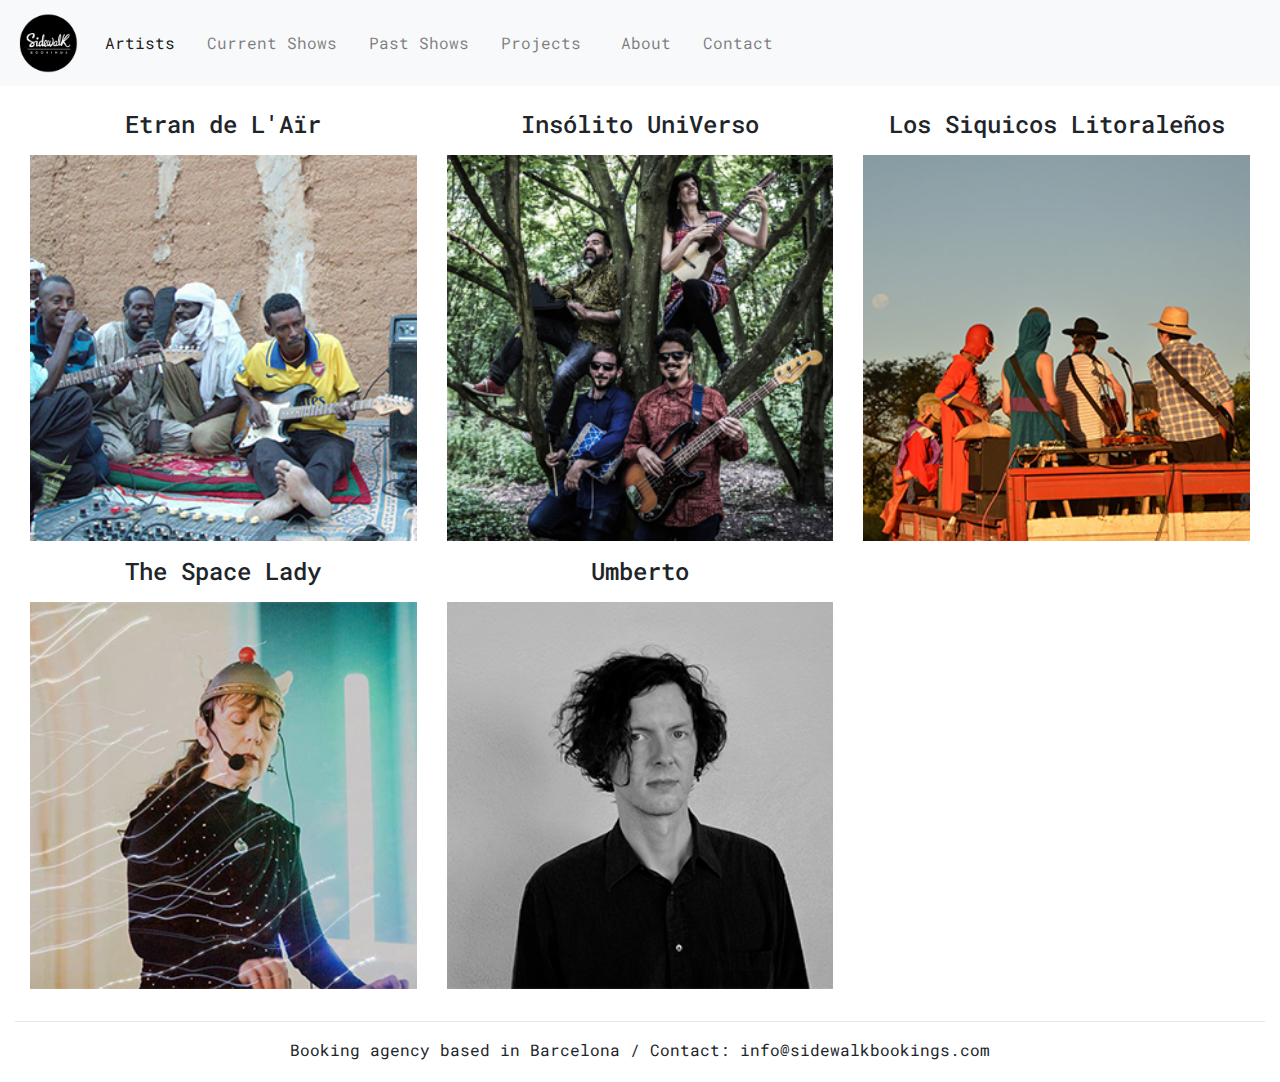
<file: index.html>
<!DOCTYPE html>
<html lang="en" dir="ltr">
<head>
  <meta charset="utf-8">
  <link rel="shortcut icon" type="image/png" href="images/sidewalk_logo_invert.png">
  <link rel="stylesheet" href="https://stackpath.bootstrapcdn.com/bootstrap/4.4.1/css/bootstrap.min.css" integrity="sha384-Vkoo8x4CGsO3+Hhxv8T/Q5PaXtkKtu6ug5TOeNV6gBiFeWPGFN9MuhOf23Q9Ifjh" crossorigin="anonymous">
  <link href="https://fonts.googleapis.com/css2?family=Roboto+Mono:wght@300;400;500&display=swap" rel="stylesheet">
  <link rel="stylesheet" href="style.css">
  <script type="text/javascript" src="controller/script.js"></script>
  <script src="https://code.jquery.com/jquery-3.4.1.slim.min.js" integrity="sha384-J6qa4849blE2+poT4WnyKhv5vZF5SrPo0iEjwBvKU7imGFAV0wwj1yYfoRSJoZ+n" crossorigin="anonymous"></script>
  <script src="https://cdn.jsdelivr.net/npm/popper.js@1.16.0/dist/umd/popper.min.js" integrity="sha384-Q6E9RHvbIyZFJoft+2mJbHaEWldlvI9IOYy5n3zV9zzTtmI3UksdQRVvoxMfooAo" crossorigin="anonymous"></script>
  <script src="https://stackpath.bootstrapcdn.com/bootstrap/4.4.1/js/bootstrap.min.js" integrity="sha384-wfSDF2E50Y2D1uUdj0O3uMBJnjuUD4Ih7YwaYd1iqfktj0Uod8GCExl3Og8ifwB6" crossorigin="anonymous"></script>

  <title>Sidewalk Bookings - Artists</title>

</head>
<body>

  <!-- beginning of the navbar -->
  <nav class="navbar navbar-expand-lg navbar-light bg-light fixed-top">
    <a class="navbar-brand" href="index.html">
      <img src="images/logo.png" width="auto" height="60px" alt="">
    </a>
    <button class="navbar-toggler" type="button" data-toggle="collapse" data-target="#navbarSidewalk" aria-controls="navbarsExample03" aria-expanded="false" aria-label="Toggle navigation">
      <span class="navbar-toggler-icon"></span>
    </button>
    <div class="collapse navbar-collapse mainNav" id="navbarSidewalk">
      <ul class="navbar-nav mr-auto mainNav">
        <li class="nav-item active mr-3">
          <a class="nav-link" href="index.html">Artists<span class="sr-only">(current)</span></a>
      </li>
      <li class="nav-item mr-3">
        <a class="nav-link" href="currentShows.html">Current Shows</a>
      </li>
      <li class="nav-item mr-3">
        <a class="nav-link" href="pastShows.html">Past Shows</a>
      </li>
      <li class="nav-item mr-4">
        <a class="nav-link" href="projects.html">Projects</a>
      </li>
      <li class="nav-item mr-3">
        <a class="nav-link" href="about.html">About</a>
      </li>
      <li class="nav-item mr-3">
        <a class="nav-link" href="contact.html">Contact</a>
      </li>
    </ul>
  </div>
</nav>

<!-- end of navbar -->

<header>
  <!-- heather here -->
</header>
<div class="container" style="display: inline-flex;flex-wrap: wrap; max-width:1300px;">
  <div class="col-lg-4">
    <h4><a href="etranDeLair.html">Etran de L'Aïr</a></h4>
    <div class="mt-3 mb-3">
      <a href="etranDeLair.html"><img class="artist" src="images/etran300s.png" alt="Etran de L'Aïr"></a>
    </div>
  </div>
  <div class="col-lg-4">
    <h4><a href="insolitoUniverso.html">Insólito UniVerso</a></h4>
    <div class="mt-3 mb-3">
      <a href="insolitoUniverso.html"><img class="artist" src="images/insolito300s.png" alt="Insolito Universo"></a>
    </div>
  </div>
  <div class="col-lg-4" style="white-space: nowrap;">
    <h4><a href="losSiquicosLitoraleños.html">Los Siquicos Litoraleños</a></h4>
    <div class="mt-3 mb-3">
      <a href="losSiquicosLitoraleños.html"><img class="artist" src="images/siquicos300s.png" alt="Los Siquicos Litoraleños"></a>
    </div>
  </div>
  <!-- </div> -->
  <!-- <div class="row mt-4" style="height:400px;width=100%"> -->
  <div class="col-lg-4">
    <h4><a href="theSpaceLady.html">The Space Lady</a></h4>
    <div class="mt-3 mb-3">
      <a href="theSpaceLady.html"><img class="artist" src="images/space300s.png" alt="The Space Lady"></a>
    </div>
  </div>
  <div class="col-lg-4">
    <h4><a href="umberto.html">Umberto</a></h4>
    <div class="mt-3 mb-3">
      <a href="umberto.html"><img class="artist" src="images/umberto300s.png" alt="Umberto"></a>
    </div>
  </div>
  <div class="col-lg-4 col-md-12">
    <!-- empty div for next artist -->
  </div>
  <!-- </div> -->
</div>

<!-- main text here -->

<footer>
  <div class="container-fluid">
    <hr>
    Booking agency based in Barcelona / Contact: info@sidewalkbookings.com
  </div>
</footer>
</body>
</html>
</file>
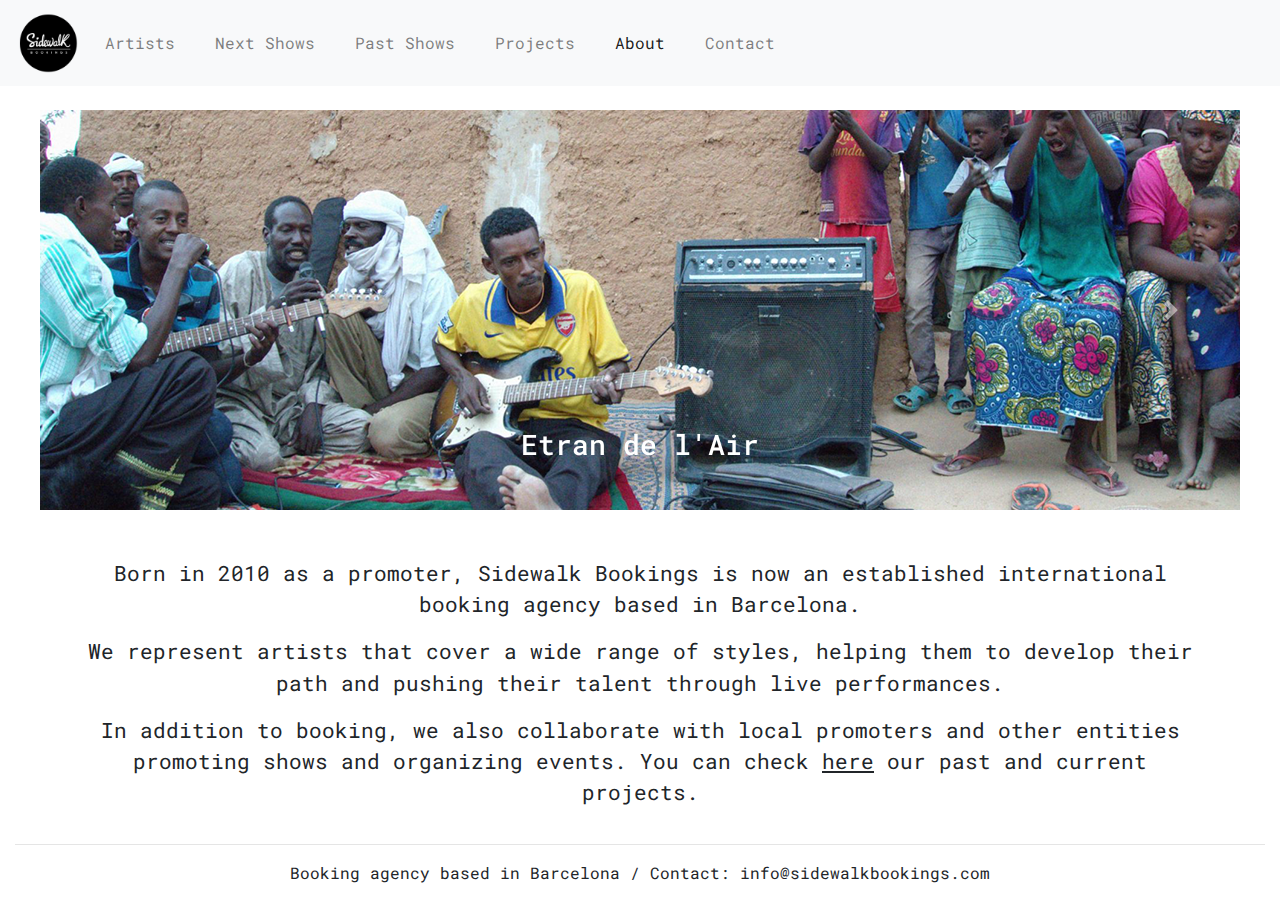
<file: about.html>
<!DOCTYPE html>
<html lang="en" dir="ltr">
  <head>
    <meta charset="utf-8">
    <link rel="stylesheet" href="https://stackpath.bootstrapcdn.com/bootstrap/4.4.1/css/bootstrap.min.css" integrity="sha384-Vkoo8x4CGsO3+Hhxv8T/Q5PaXtkKtu6ug5TOeNV6gBiFeWPGFN9MuhOf23Q9Ifjh" crossorigin="anonymous">
    <link href="https://fonts.googleapis.com/css2?family=Roboto+Mono:wght@300;400;500&display=swap" rel="stylesheet">
    <link rel="stylesheet" href="style.css">
    <script type="text/javascript" src="controller/script.js"></script>
    <script src="https://code.jquery.com/jquery-3.4.1.slim.min.js" integrity="sha384-J6qa4849blE2+poT4WnyKhv5vZF5SrPo0iEjwBvKU7imGFAV0wwj1yYfoRSJoZ+n" crossorigin="anonymous"></script>
    <script src="https://cdn.jsdelivr.net/npm/popper.js@1.16.0/dist/umd/popper.min.js" integrity="sha384-Q6E9RHvbIyZFJoft+2mJbHaEWldlvI9IOYy5n3zV9zzTtmI3UksdQRVvoxMfooAo" crossorigin="anonymous"></script>
    <script src="https://stackpath.bootstrapcdn.com/bootstrap/4.4.1/js/bootstrap.min.js" integrity="sha384-wfSDF2E50Y2D1uUdj0O3uMBJnjuUD4Ih7YwaYd1iqfktj0Uod8GCExl3Og8ifwB6" crossorigin="anonymous"></script>

    <title>Sidewalk Bookings</title>

  </head>
  <body>

<!-- beginning of the navbar -->

<nav class="navbar navbar-expand-lg navbar-light bg-light fixed-top" style="z-index:5">
  <a class="navbar-brand" href="index.html">
    <img src="images/logo.png" width="auto" height="60px" alt="">
  </a>
  <button class="navbar-toggler" type="button" data-toggle="collapse" data-target="#navbarSidewalk" aria-controls="navbarsExample03" aria-expanded="false" aria-label="Toggle navigation">
    <span class="navbar-toggler-icon"></span>
  </button>
  <div class="collapse navbar-collapse mainNav" id="navbarSidewalk">
    <ul class="navbar-nav mr-auto mainNav">
      <li class="nav-item mr-4">
        <a class="nav-link" href="index.html">Artists<span class="sr-only">(current)</span></a>
    </li>
    <li class="nav-item mr-4">
      <a class="nav-link" href="currentShows.html">Next Shows</a>
    </li>
    <li class="nav-item mr-4">
      <a class="nav-link" href="pastShows.html">Past Shows</a>
    </li>
    <li class="nav-item mr-4">
      <a class="nav-link" href="projects.html">Projects</a>
    </li>
    <li class="nav-item mr-4 active">
      <a class="nav-link" href="about.html">About</a>
    </li>
    <li class="nav-item mr-4">
      <a class="nav-link" href="contact.html">Contact</a>
    </li>
  </ul>
</div>
</nav>

<!-- end of navbar -->

<header>

  <div class="container-fluid" style="height:auto;width:auto;">
      <div id="carousel-main" class="carousel slide carousel-fade" data-ride="carousel" style="text-align: -webkit-center;">
        <div class="carousel-inner">
          <div class="carousel-item active" data-interval="3500">
            <img src="images/bannerEtran.png" class="d-block h-auto" alt="">
            <div class="carousel-caption d-none d-md-block">
              <h3 style="color:white;"><a href="etranDeLair.html">Etran de l'Air</a></h3>
            </div>
          </div>
          <div class="carousel-item align justify-content-center" data-interval="3500">
            <img src="images/bannerInsolito.png" class="d-block h-auto" alt="Insólito UniVerso">
            <div class="carousel-caption d-none d-md-block">
              <h3 style="color:white;"><a href="insolitoUniverso.html">Insólito UniVerso</a></h3>
            </div>
          </div>
          <div class="carousel-item" data-interval="3500">
            <img src="images/bannerSiquicos.png" class="d-block h-auto" alt="Los Siquicos Litoraleños">
            <div class="carousel-caption d-none d-md-block">
              <h3 style="color:white;"><a href="losSiquicosLitoraleños.html">Los Siquicos Litoraleños</a></h3>
            </div>
          </div>
          <div class="carousel-item" data-interval="3500">
            <img src="images/bannerSpace.png" class="d-block h-auto" alt="The Space Lady">
            <div class="carousel-caption d-none d-md-block">
              <h3 style="color:white;"><a href="theSpaceLady.html">The Space Lady</a></h3>
            </div>
          </div>
          <div class="carousel-item" data-interval="3500">
            <img src="images/bannerUmberto.png" class="d-block h-auto" alt="Umberto">
            <div class="carousel-caption d-none d-md-block">
              <h3 style="color:white;"><a href="umberto.html">Umberto</a></h3>
            </div>
          </div>
        </div>
        <a class="carousel-control-prev" href="#carousel-main" role="button" data-slide="prev">
          <span class="carousel-control-prev-icon" aria-hidden="true"></span>
          <span class="sr-only">Previous</span>
        </a>
        <a class="carousel-control-next" href="#carousel-main" role="button" data-slide="next">
          <span class="carousel-control-next-icon" aria-hidden="true"></span>
          <span class="sr-only">Next</span>
        </a>
      </div>
    </div>
</header>

<div class="container-xl pt-5 pb-5" style="font-size:1.3rem">
  Born in 2010 as a promoter, Sidewalk Bookings is now an established international booking agency based in Barcelona.
<p></p>
We represent artists that cover a wide range of styles, helping them to develop their path and pushing their talent through live performances.
<p></p>
In addition to booking, we also collaborate with local promoters and other entities promoting shows and organizing events. You can check <u><a href="pastShows.html">here</a></u> our past and current projects.

</div>
<!-- main text here -->

<footer>
  <div class="container-fluid footerNext">
    <hr>
    Booking agency based in Barcelona / Contact: <a href="mailto:info@sidewalkbookings.com">info@sidewalkbookings.com</a>
  </div>
</footer>
  </body>
</html>
</file>
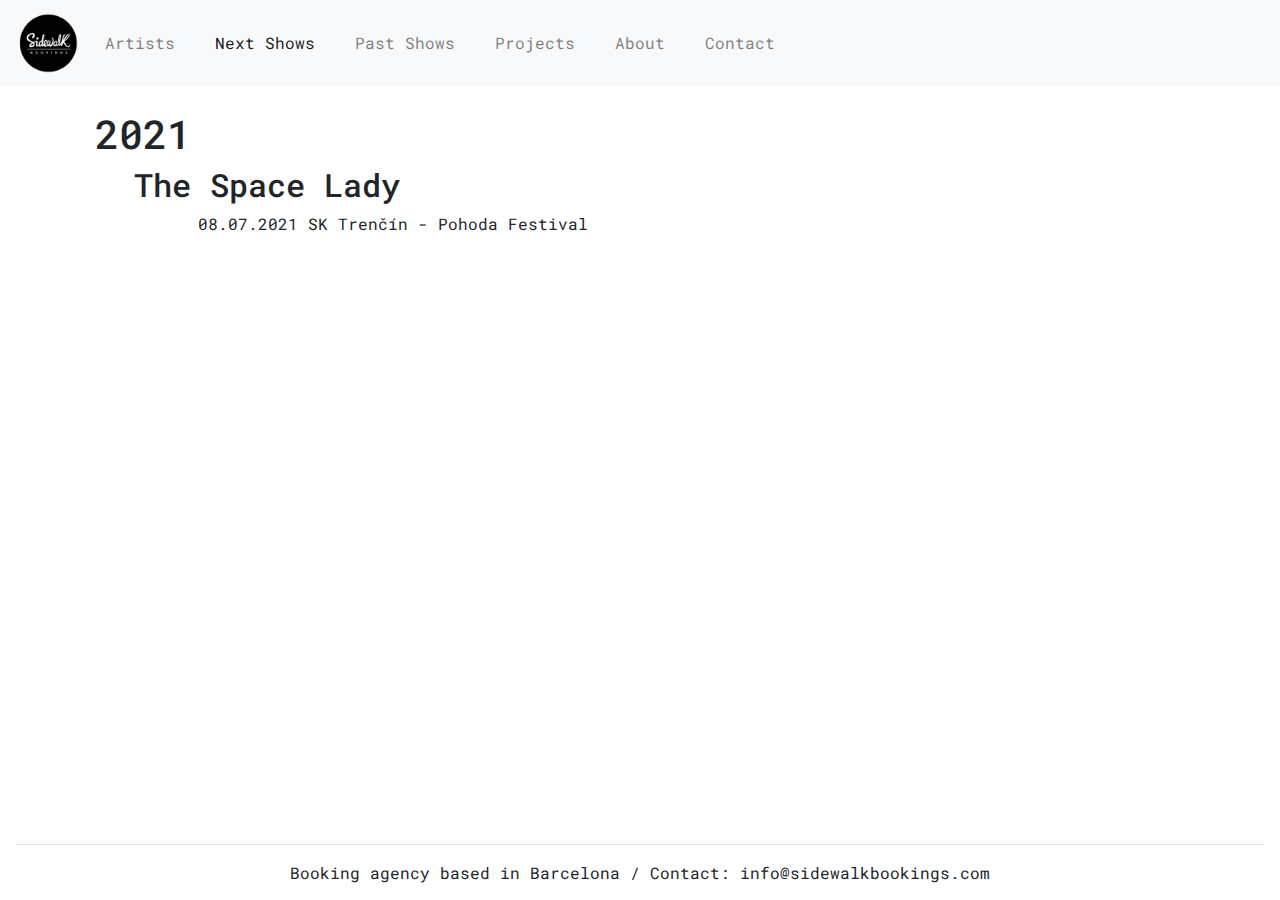
<file: currentShows.html>
<!DOCTYPE html>
<html lang="en" dir="ltr">
<head>
  <meta charset="utf-8">
  <link rel="stylesheet" href="https://stackpath.bootstrapcdn.com/bootstrap/4.4.1/css/bootstrap.min.css" integrity="sha384-Vkoo8x4CGsO3+Hhxv8T/Q5PaXtkKtu6ug5TOeNV6gBiFeWPGFN9MuhOf23Q9Ifjh" crossorigin="anonymous">
  <link href="https://fonts.googleapis.com/css2?family=Roboto+Mono:wght@300;400;500&display=swap" rel="stylesheet">
  <link rel="stylesheet" href="style.css">
  <script type="text/javascript" src="controller/script.js"></script>
  <script src="https://code.jquery.com/jquery-3.4.1.slim.min.js" integrity="sha384-J6qa4849blE2+poT4WnyKhv5vZF5SrPo0iEjwBvKU7imGFAV0wwj1yYfoRSJoZ+n" crossorigin="anonymous"></script>
  <script src="https://cdn.jsdelivr.net/npm/popper.js@1.16.0/dist/umd/popper.min.js" integrity="sha384-Q6E9RHvbIyZFJoft+2mJbHaEWldlvI9IOYy5n3zV9zzTtmI3UksdQRVvoxMfooAo" crossorigin="anonymous"></script>
  <script src="https://stackpath.bootstrapcdn.com/bootstrap/4.4.1/js/bootstrap.min.js" integrity="sha384-wfSDF2E50Y2D1uUdj0O3uMBJnjuUD4Ih7YwaYd1iqfktj0Uod8GCExl3Og8ifwB6" crossorigin="anonymous"></script>

  <title>Sidewalk Bookings - Next Shows</title>

</head>
<body id="nextShows">

  <!-- beginning of the navbar -->
  <nav class="navbar navbar-expand-lg navbar-light bg-light fixed-top" style="z-index:5">
    <a class="navbar-brand" href="index.html">
      <img src="images/logo.png" width="auto" height="60px" alt="">
    </a>
    <button class="navbar-toggler" type="button" data-toggle="collapse" data-target="#navbarSidewalk" aria-controls="navbarsExample03" aria-expanded="false" aria-label="Toggle navigation">
      <span class="navbar-toggler-icon"></span>
    </button>
    <div class="collapse navbar-collapse mainNav" id="navbarSidewalk">
      <ul class="navbar-nav mr-auto mainNav">
        <li class="nav-item mr-4">
          <a class="nav-link" href="index.html">Artists<span class="sr-only">(current)</span></a>
      </li>
      <li class="nav-item mr-4 active">
        <a class="nav-link" href="currentShows.html">Next Shows</a>
      </li>
      <li class="nav-item mr-4 ">
        <a class="nav-link" href="pastShows.html">Past Shows</a>
      </li>
      <li class="nav-item mr-4">
        <a class="nav-link" href="projects.html">Projects</a>
      </li>
      <li class="nav-item mr-4">
        <a class="nav-link" href="about.html">About</a>
      </li>
      <li class="nav-item mr-4">
        <a class="nav-link" href="contact.html">Contact</a>
      </li>
    </ul>
  </div>
</nav>
<!-- <header>


</header> -->
<a class="btn bg-light mb-3" onclick="topFunction()" id="myBtn" title="Go to top">Back to Top</a>
<div class="container-fluid pastShows">
  <div class="col-md-12 col-sm-12" id="2020" style="padding-left:80px;margin-right:80px;">
    <h1>2021</h1>
    <div class="col-12 ml-3">
      <h2 class="artist ml-2" href="spacelady.html">The Space Lady</h2>
    </div>
    <div class="col-12 ml-5">
      <ul>
        <li>08.07.2021 SK Trenčín - Pohoda Festival</li>
      </ul>
    </div>
  </div>
</div>
<footer class="footerNext">
  <div class="container-fluid footer">
    <hr>
    Booking agency based in Barcelona / Contact: <a href="mailto:info@sidewalkbookings.com">info@sidewalkbookings.com</a>
  </div>
</footer>

<script type="text/javascript">
mybutton = document.getElementById("myBtn");

// When the user scrolls down 20px from the top of the document, show the button
window.onscroll = function() {scrollFunction()};

function scrollFunction() {
  if (document.body.scrollTop > 20 || document.documentElement.scrollTop > 20) {
    mybutton.style.display = "block";
  } else {
    mybutton.style.display = "none";
  }
}

// When the user clicks on the button, scroll to the top of the document
function topFunction() {
  document.body.scrollTop = 0; // For Safari
  document.documentElement.scrollTop = 0; // For Chrome, Firefox, IE and Opera
}
</script>

</body>
</html>
</file>
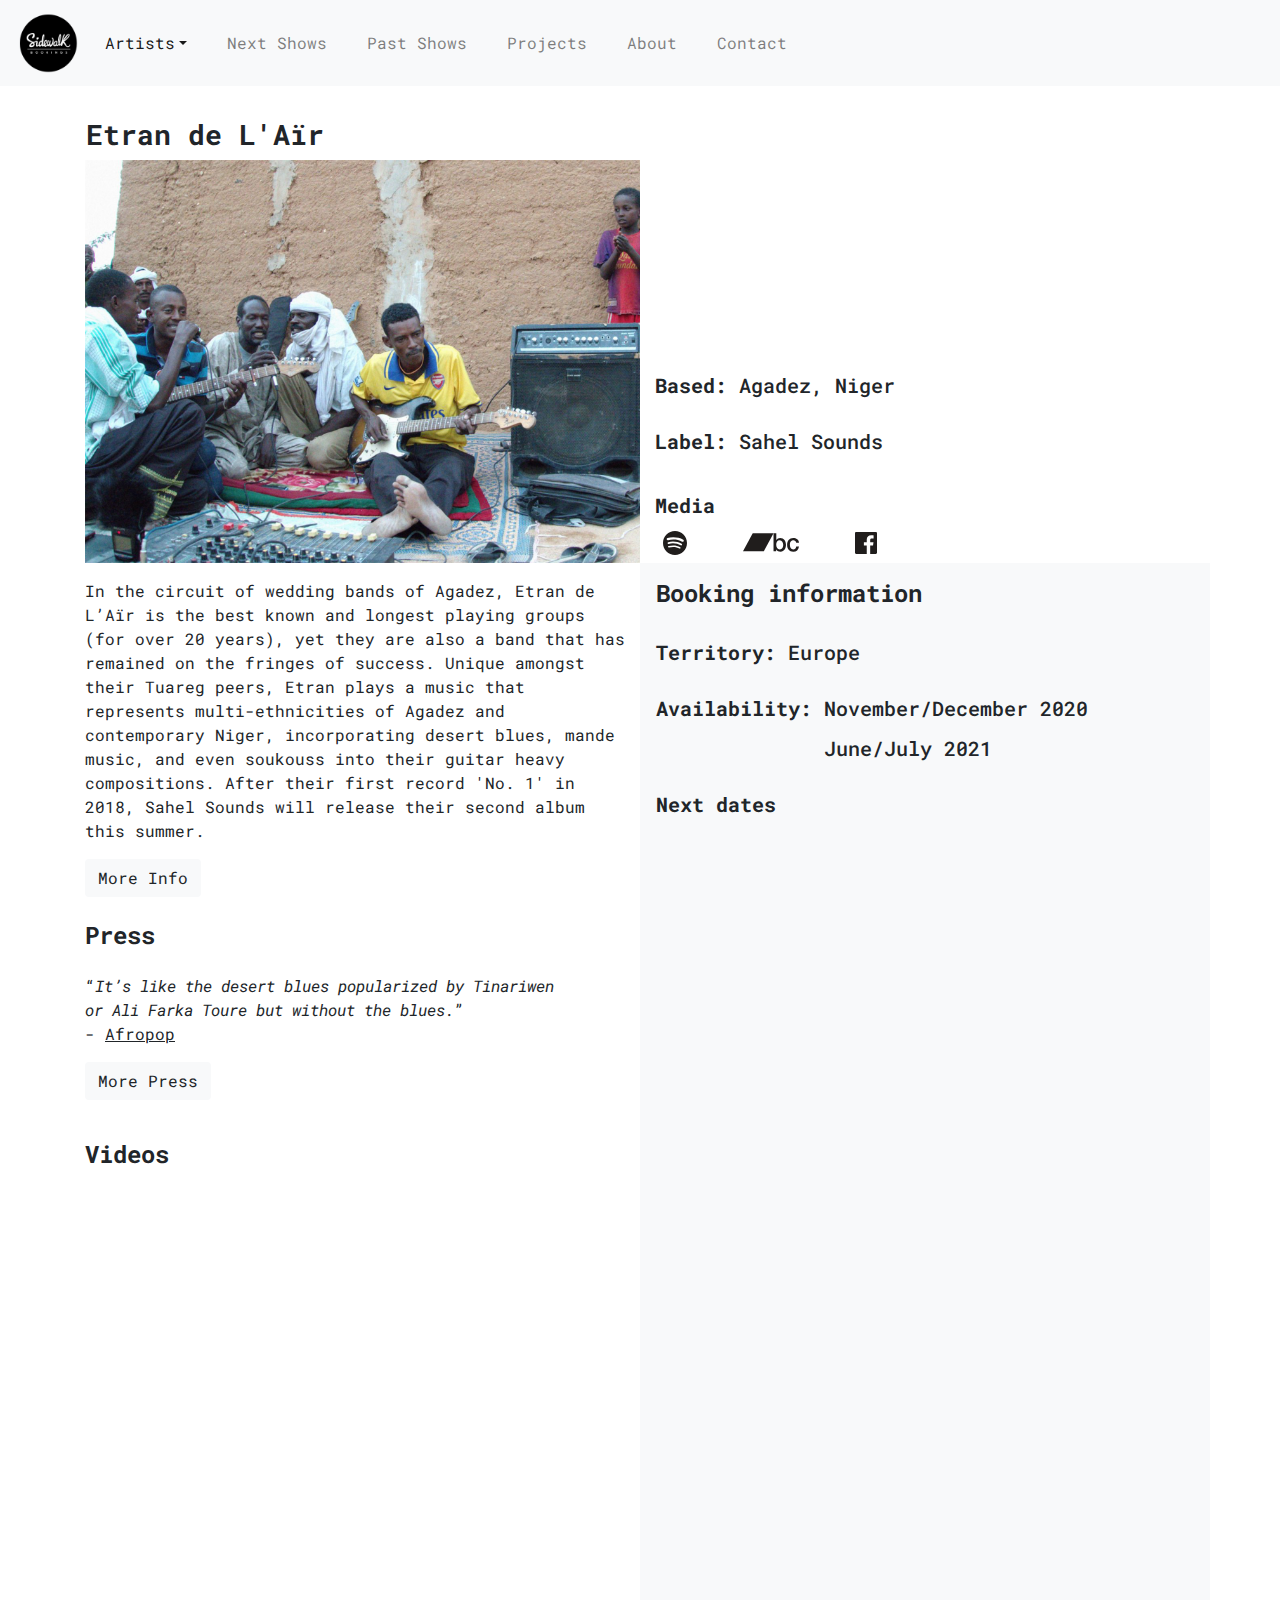
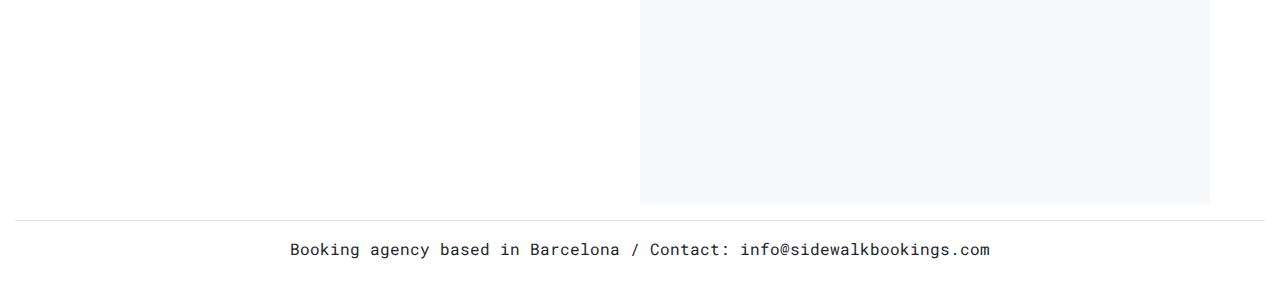
<file: etranDeLair.html>
<!DOCTYPE html>
<html lang="en" dir="ltr">
<head>
  <meta charset="utf-8">
  <link rel="shortcut icon" type="image/png" href="images/sidewalk_logo_invert.png">
  <link rel="stylesheet" href="https://stackpath.bootstrapcdn.com/bootstrap/4.4.1/css/bootstrap.min.css" integrity="sha384-Vkoo8x4CGsO3+Hhxv8T/Q5PaXtkKtu6ug5TOeNV6gBiFeWPGFN9MuhOf23Q9Ifjh" crossorigin="anonymous">
  <link href="https://fonts.googleapis.com/css2?family=Roboto+Mono:wght@300;400;500&display=swap" rel="stylesheet">
  <link rel="stylesheet" href="style.css">
  <script type="text/javascript" src="controller/script.js"></script>
  <script src="https://code.jquery.com/jquery-3.4.1.slim.min.js" integrity="sha384-J6qa4849blE2+poT4WnyKhv5vZF5SrPo0iEjwBvKU7imGFAV0wwj1yYfoRSJoZ+n" crossorigin="anonymous"></script>
  <script src="https://cdn.jsdelivr.net/npm/popper.js@1.16.0/dist/umd/popper.min.js" integrity="sha384-Q6E9RHvbIyZFJoft+2mJbHaEWldlvI9IOYy5n3zV9zzTtmI3UksdQRVvoxMfooAo" crossorigin="anonymous"></script>
  <script src="https://stackpath.bootstrapcdn.com/bootstrap/4.4.1/js/bootstrap.min.js" integrity="sha384-wfSDF2E50Y2D1uUdj0O3uMBJnjuUD4Ih7YwaYd1iqfktj0Uod8GCExl3Og8ifwB6" crossorigin="anonymous"></script>

  <title>Sidewalk Bookings - Etran de L'Aïr</title>

</head>
<body>

  <!-- beginning of the navbar -->

  <nav class="navbar navbar-expand-lg fixed-top navbar-light bg-light">
    <a class="navbar-brand" href="index.html">
      <img src="images/logo.png" width="auto" height="60px" alt="">
    </a>
    <button class="navbar-toggler" type="button" data-toggle="collapse" data-target="#navbarSidewalk" aria-controls="navbarsExample03" aria-expanded="false" aria-label="Toggle navigation">
      <span class="navbar-toggler-icon"></span>
    </button>
    <div class="collapse navbar-collapse mainNav" id="navbarSidewalk">
      <ul class="navbar-nav mainNav">
        <li class="nav-item mr-4 active">
          <a class="nav-link dropdown-toggle" href="#" id="navbarSidewalk" data-toggle="dropdown" aria-haspopup="true" aria-expanded="false">Artists</a>
          <div class="dropdown-menu" aria-labelledby="dropdown03">
            <a class="btn dropdown-item" href="etranDeLair.html">Etran de l'Air</a>
            <a class="btn dropdown-item" href="insolitoUniverso.html">Insólito Universo</a>
            <a class="btn dropdown-item" href="losSiquicosLitoraleños.html">Los Siquicos Litoraleños</a>
            <a class="btn dropdown-item" href="theSpaceLady.html">The Space Lady</a>
            <a class="btn dropdown-item" href="umberto.html">Umberto</a>
          </div>
        </li>
        <li class="nav-item mr-4">
          <a class="nav-link" href="currentShows.html">Next Shows</a>
        </li>
        <li class="nav-item mr-4">
          <a class="nav-link" href="pastShows.html">Past Shows</a>
        </li>
        <li class="nav-item mr-4">
          <a class="nav-link" href="projects.html">Projects</a>
        </li>
        <li class="nav-item mr-4">
          <a class="nav-link" href="about.html">About</a>
        </li>
        <li class="nav-item mr-4">
          <a class="nav-link" href="contact.html">Contact</a>
        </li>
      </ul>
    </div>
  </nav>

  <!-- end of navbar -->

  <header>
  </header>
  <!-- start of artist page -->
  <div class="container-xl" >
    <div class="row">
      <div class="pt-2 ml-3" style="background-color:;height:50px;">
        <h3><b>Etran de L'Aïr</b></h3>
      </div>
    </div>
    <div class="row">
      <div class="col-lg-6 d-flex" style="max-width: auto;">
        <img class="artistPage" src="images/etran2_1000px.png" alt="Etran de L'Aïr">
      </div>
      <div class="col-lg-6 align-self-end" style="background-color:;height:auto;">

        <div class="col-lg-12 pl-0 pt-2 pb-2 mb-2" style="background-color:; height:auto;text-align:left;">
          <h5><b>Based:</b> Agadez, Niger</h5>
          <br>
          <h5><b>Label:</b> <a href="https://sahelsounds.com/" target="_blank">Sahel Sounds</a> </h5>
        </div>
        <div class="col-lg-12 pl-0 pt-3 pb-2" style="background-color:; height:auto;text-align:left;">
          <h5><b>Media</b></h5>
          <div class="d-inline-flex">
            <div class="mt-1 mr-5 pl-2" alt="Spotify Nº1">
              <a href="https://open.spotify.com/artist/1Tj92mXFtSUJPPnT5fG4Gg?si=Y8mXEPxLRIamKMy8_kcpJQ" target="_blank" >
                <svg width="24" height="24" viewBox="0 0 24 24" class="logoSpotify" xmlns="http://www.w3.org/2000/svg" fill-rule="evenodd" clip-rule="evenodd"><path style="fill:#201d1c;fill-opacity:1;fill-rule:nonzero;stroke:none" d="M19.098 10.638c-3.868-2.297-10.248-2.508-13.941-1.387-.593.18-1.22-.155-1.399-.748-.18-.593.154-1.22.748-1.4 4.239-1.287 11.285-1.038 15.738 1.605.533.317.708 1.005.392 1.538-.316.533-1.005.709-1.538.392zm-.126 3.403c-.272.44-.847.578-1.287.308-3.225-1.982-8.142-2.557-11.958-1.399-.494.15-1.017-.129-1.167-.623-.149-.495.13-1.016.624-1.167 4.358-1.322 9.776-.682 13.48 1.595.44.27.578.847.308 1.286zm-1.469 3.267c-.215.354-.676.465-1.028.249-2.818-1.722-6.365-2.111-10.542-1.157-.402.092-.803-.16-.895-.562-.092-.403.159-.804.562-.896 4.571-1.045 8.492-.595 11.655 1.338.353.215.464.676.248 1.028zm-5.503-17.308c-6.627 0-12 5.373-12 12 0 6.628 5.373 12 12 12 6.628 0 12-5.372 12-12 0-6.627-5.372-12-12-12z"/></svg>
              </div>
              <div class="mt-1 mr-5 pl-2" alt="bandcamp">
                <a href="https://etrandelair.bandcamp.com/" target="_blank" >
                  <svg xmlns:dc="http://purl.org/dc/elements/1.1/" xmlns:cc="http://creativecommons.org/ns#"xmlns:rdf="http://www.w3.org/1999/02/22-rdf-syntax-ns#"xmlns:svg="http://www.w3.org/2000/svg" xmlns="http://www.w3.org/2000/svg" viewBox="0 0 840.41333 275.17334"
                  height="19"
                  width="56" class="logoBandcamp" xml:space="preserve" id="svg2"version="1.1">
                  <metadata id="metadata8"><rdf:RDF><cc:Work rdf:about=""><dc:format>image/svg+xml</dc:format><dc:type rdf:resource="http://purl.org/dc/dcmitype/StillImage" /></cc:Work></rdf:RDF></metadata><defs id="defs6"/><g
                  transform="matrix(1.3333333,0,0,-1.3333333,0,275.17333)"
                  id="g10"> <g transform="scale(0.1)" id="g12">
                    <path id="path14"
                    style="fill:#201d1c;fill-opacity:1;fill-rule:nonzero;stroke:none"
                    d="m 4134.17,1289.93 c -262.99,0 -397.37,-207 -397.37,-518.821 0,-294.769 145.31,-516.019 397.37,-516.019 285.05,0 391.93,260.851 391.93,516.019 -0.2,266.421 -134.51,518.821 -392.01,518.821 m -698.72,773.89 h 312.39 v -748.37 h 5.53 c 84.96,141.71 263.06,229.62 422.03,229.62 446.64,0 663.2,-351.64 663.2,-779.75 C 4838.52,371.398 4646.72,0 4227.35,0 4035.53,0 3829.99,48.1016 3736.76,240.93 h -5.41 V 39.5508 H 3435.34 V 2063.78 l 0.03,0.04" /><path
                    id="path16"
                    style="fill:#201d1c;fill-opacity:1;fill-rule:nonzero;stroke:none"
                    d="m 5990.69,1014.84 c -24.69,178.61 -150.72,275.06 -323.38,275.06 -161.76,0 -389.18,-87.93 -389.18,-533.029 0,-243.832 104.1,-501.871 375.47,-501.871 180.84,0 306.85,124.898 337.09,334.699 h 312.38 C 6245.49,209.809 6018.09,0 5653.6,0 c -443.99,0 -687.87,325.961 -687.87,756.871 0,442.229 232.95,788.109 698.83,788.109 328.84,0 608.45,-170.08 638.51,-530.14 h -311.89 -0.49" /><path
                    id="path18"
                    style="fill:#201d1c;fill-opacity:1;fill-rule:nonzero;stroke:none"
                    d="M 2343.16,43.9688 H 0 L 1094.21,2063.82 H 3437.4 L 2343.16,43.9688" /></g></g></svg>
                  </div>
                  <div class="mt-1 mr-5 pl-2">
                    <a href="https://www.facebook.com/etrandelair/" target="_blank">
                      <svg xmlns="http://www.w3.org/2000/svg" width="22" height="22" class="logoFacebook" viewBox="0 0 24 24"><path id="facebook" style="fill:#201d1c;fill-opacity:1;fill-rule:nonzero;stroke:none" d="M22.675 0h-21.35c-.732 0-1.325.593-1.325 1.325v21.351c0 .731.593 1.324 1.325 1.324h11.495v-9.294h-3.128v-3.622h3.128v-2.671c0-3.1 1.893-4.788 4.659-4.788 1.325 0 2.463.099 2.795.143v3.24l-1.918.001c-1.504 0-1.795.715-1.795 1.763v2.313h3.587l-.467 3.622h-3.12v9.293h6.116c.73 0 1.323-.593 1.323-1.325v-21.35c0-.732-.593-1.325-1.325-1.325z"/></svg>
                    </a>
                  </div>
                </div>
              </div>

            </div>
            <div class="col-lg-6 pt-3" id="contentSecondary" style="background-color:;height:auto;">
              In the circuit of wedding bands of Agadez, Etran de L’Aïr is the best known and longest playing groups (for over 20 years), yet they are also a band that has remained on the fringes of success. Unique amongst their Tuareg peers, Etran plays a music that represents multi-ethnicities of Agadez and contemporary Niger, incorporating desert blues, mande music, and even soukouss into their guitar heavy compositions. After their first record 'No. 1' in 2018, Sahel Sounds will release their second album this summer.
              <p></p>
              <a class="btn btnmore bg-light mb-3"
              data-toggle="collapse"
              href="#moreInfo"
              >More Info</a>
              <div id="moreInfo" class="collapse mb-1">
                Agadez is a guitar town, and boasts dozens of bands. An urban center of the desert, and a city reknowned for the production of music – in particular the electric guitar and the so-called “desert blues,” popularized as late by bands such as Mdou Moctar and Bombino. In the Sahara, this style of electric guitar is intertwined with a social function. Bands are ceremonial, and are hired out to play in weddings, baptisms, and political events. It is possible to make a living from this “wedding circuit,” and Agadez is a center of this lucrative commerce. In the circuit of wedding bands of Agadez, Etran de L’Aïr is the best known and longest playing groups. Yet they are also a band that has remained on the fringes of success.
                <p></p>
                Etran is not just a musical group, but a family collective. Formed in 1995, an eternity ago in the Sahara, Etran was founded by member <b>Aghaly Migi</b>. Over the years, he taught his younger brothers to play, and integrated them into the group. Agadez was much smaller than, there was little electricy, and the electric guitar was rare. When the band began, they only had one acoustic guitar, and the rhythm section was a calabash floating in water “hit with a sandal, to make a drum.” When amplification eventually found its way to Agadez, the acoustic guitar was modified, using a transducer microphone.
                <p></p>
                In the past 10 years, the band was able to acquire more material – a drum set, a few electric guitars. As the family grew, so did the band. Today, all the members are related, brothers and cousins. The size fluctuates per performance, between 5 and 9.
              </div>
              <div class="column mt-2">
                <div class="">
                  <h4><b>Press</b></h4>
                </div>
                <div class="pr-5 pt-3">
                  <q cite="Afropop"><i>It’s like the desert blues popularized by Tinariwen or Ali Farka Toure but without the blues.</i></q><address class="">- <a target="_blank" href="https://afropop.org/articles/no-1"><u>Afropop</u></a></address>
                </div>
                <p></p>
                <a class="btn btnmore bg-light mb-3"
                data-toggle="collapse"
                href="#morePress"
                >More Press</a>
                <div id="morePress" class="collapse mb-3">
                <div class="pr-5 pb-3">
                  <q cite="The Attic"><i>Staff Picks : Etran de L’Aïr - No.1.</i></q><address class="">- <a target="_blank" href="http://theatticmag.com/news/2233/staff-picks-_-june.html"><u>The Attic</u></a></address>
                </div>
                <div class="pr-5 pt-3 pb-3">
                  <q cite="The Attic"><i>One of the most requested groups in Agadez.</i></q><address class="">- <a target="_blank" href="http://worldgroove.com/recomendacion/etran-de-lair-los-jefes-tuareg-de-agadez"><u>World Music</u></a></address>
                </div>
              </div>
                  </div>
              <div class="column mt-4">
                <div class="">
                  <h4><b>Videos</b></h4>
                </div>
                <div class="">
                  <div class="pr-5 pt-3">
                    <iframe class="video" src="https://www.youtube-nocookie.com/embed/ixhOMNBAp50" frameborder="0" allow="accelerometer; autoplay; encrypted-media; gyroscope; picture-in-picture" allowfullscreen></iframe></div>
                    <div class="pr-5">
                      <iframe class="video" src="https://www.youtube-nocookie.com/embed/a4nuC7Nhykg" frameborder="0" allow="accelerometer; autoplay; encrypted-media; gyroscope; picture-in-picture" allowfullscreen></iframe></div>

                    </div>
                  </div>
                </div>
                <div class="col-lg-6 pt-3 pb-2 pl-3 bg-light" id="contentSecondary" style="background-color:;height:auto; padding-left:30px;">
                  <h4><b>Booking information</b></h4>
                  <div class="pt-4" alt="Territory">
                    <h5><b>Territory:</b> Europe</h5>
                  </div>
                  <div class="pt-4" alt="Availibility">
                    <h5><b>Availability:</b> November/December 2020</h5>
                  </div>
                  <div class="pt-2" alt="Availibility">
                    <h5><b>&nbsp &nbsp &nbsp &nbsp &nbsp &nbsp &nbsp</b> June/July 2021</h5>
                  </div>
                  <div class="pt-4">
                    <h5><b>Next dates</b></h5>
                    <div class="" alt="Next Dates">
                    </div>
                  </div>
                </div>
              </div>
              <!-- <div class="row">
              <div class="col-lg-6 d-flex mt-2" style="background-color:;height:auto;">
              something here

            </div> -->
            <!-- end of artist info container -->
          </div>
          <!-- main text here -->

          <footer>
            <div class="container-fluid">
              <hr>
              Booking agency based in Barcelona / Contact: <a href="mailto:info@sidewalkbookings.com">info@sidewalkbookings.com</a>
            </div>
          </footer>
        </body>
        </html>
</file>
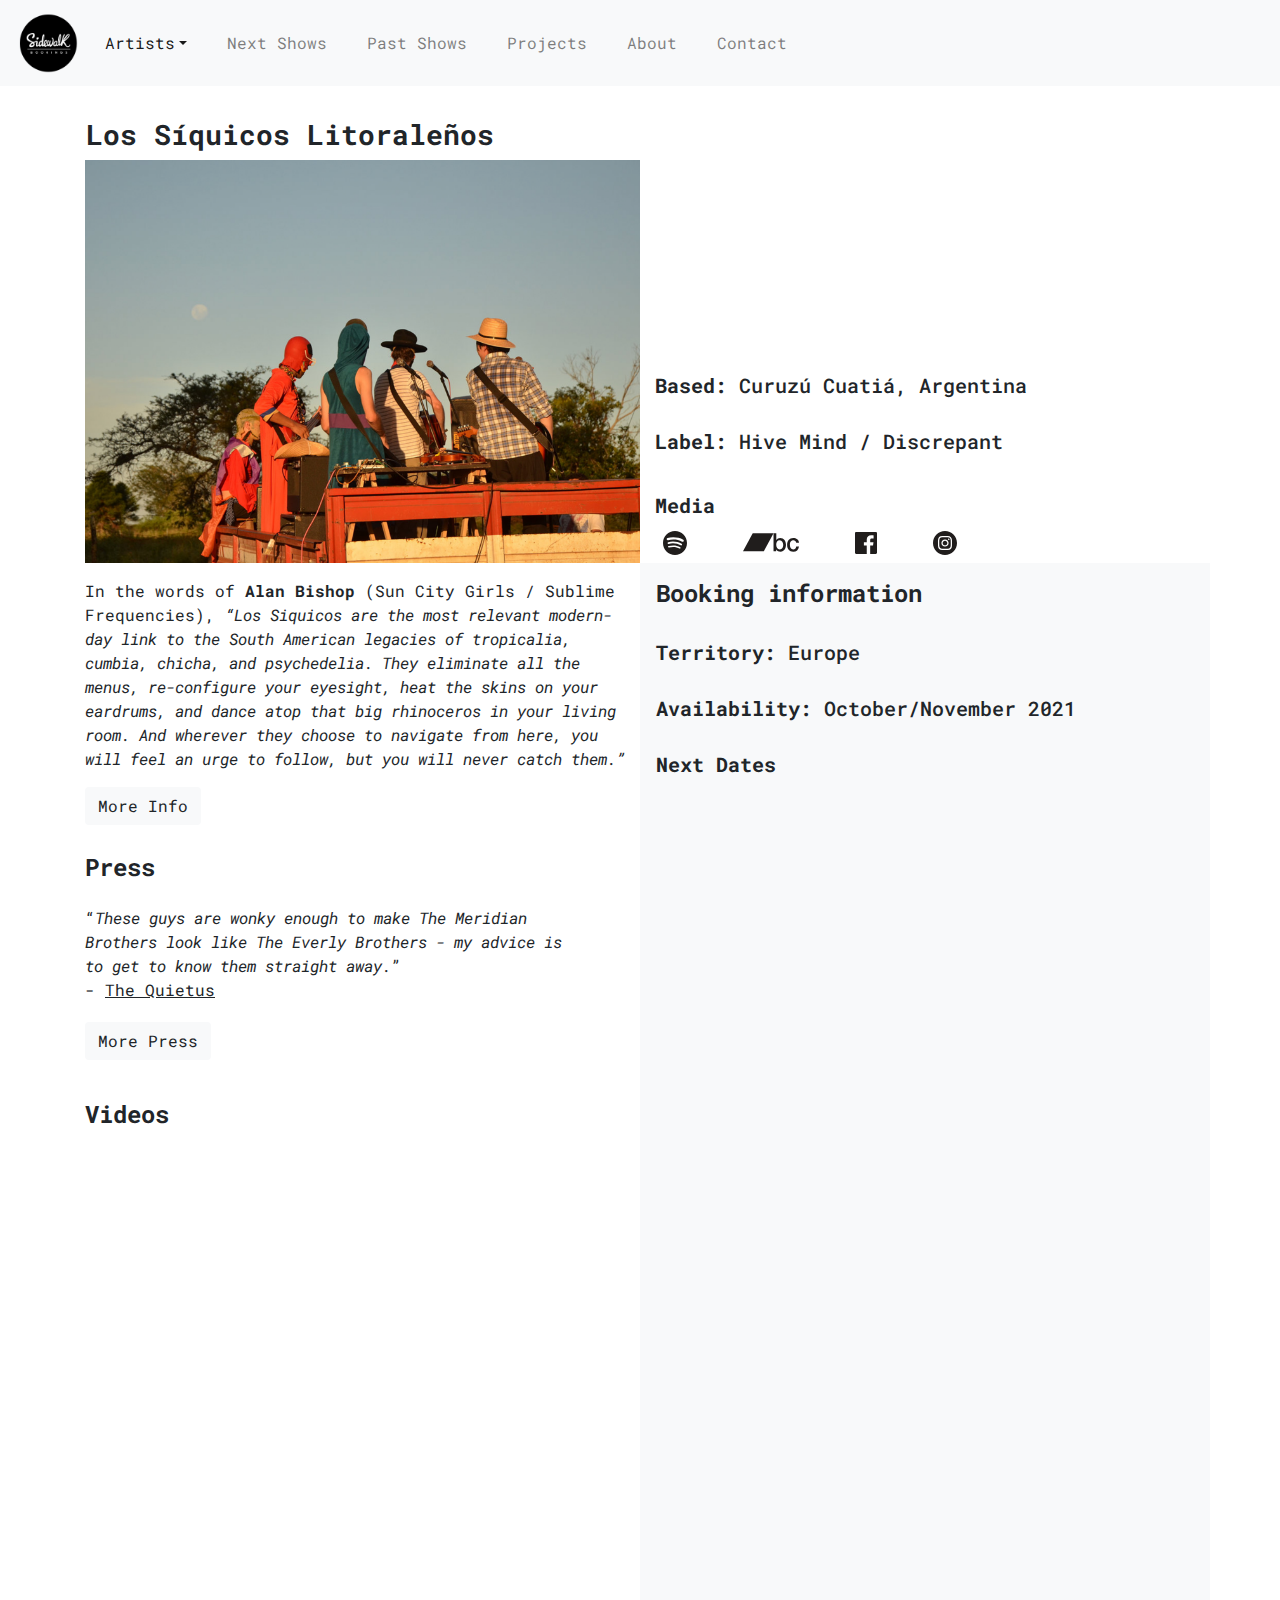
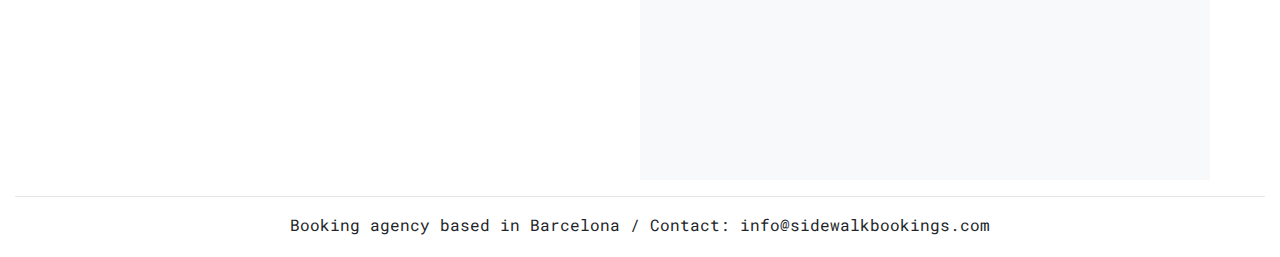
<file: losSiquicosLitoraleños.html>
<!DOCTYPE html>
<html lang="en" dir="ltr">
<head>
  <meta charset="utf-8">
  <link rel="shortcut icon" type="image/png" href="images/sidewalk_logo_invert.png">
  <link rel="stylesheet" href="https://stackpath.bootstrapcdn.com/bootstrap/4.4.1/css/bootstrap.min.css" integrity="sha384-Vkoo8x4CGsO3+Hhxv8T/Q5PaXtkKtu6ug5TOeNV6gBiFeWPGFN9MuhOf23Q9Ifjh" crossorigin="anonymous">
  <link href="https://fonts.googleapis.com/css2?family=Roboto+Mono:wght@300;400;500&display=swap" rel="stylesheet">
  <link rel="stylesheet" href="style.css">
  <script type="text/javascript" src="controller/script.js"></script>
  <script src="https://code.jquery.com/jquery-3.4.1.slim.min.js" integrity="sha384-J6qa4849blE2+poT4WnyKhv5vZF5SrPo0iEjwBvKU7imGFAV0wwj1yYfoRSJoZ+n" crossorigin="anonymous"></script>
  <script src="https://cdn.jsdelivr.net/npm/popper.js@1.16.0/dist/umd/popper.min.js" integrity="sha384-Q6E9RHvbIyZFJoft+2mJbHaEWldlvI9IOYy5n3zV9zzTtmI3UksdQRVvoxMfooAo" crossorigin="anonymous"></script>
  <script src="https://stackpath.bootstrapcdn.com/bootstrap/4.4.1/js/bootstrap.min.js" integrity="sha384-wfSDF2E50Y2D1uUdj0O3uMBJnjuUD4Ih7YwaYd1iqfktj0Uod8GCExl3Og8ifwB6" crossorigin="anonymous"></script>

  <title>Sidewalk Bookings - Los Siquicos Litoraleños</title>

</head>
<body>

  <!-- beginning of the navbar -->

  <nav class="navbar navbar-expand-lg fixed-top navbar-light bg-light">
    <a class="navbar-brand" href="index.html">
      <img src="images/logo.png" width="auto" height="60px" alt="">
    </a>
    <button class="navbar-toggler" type="button" data-toggle="collapse" data-target="#navbarSidewalk" aria-controls="navbarsExample03" aria-expanded="false" aria-label="Toggle navigation">
      <span class="navbar-toggler-icon"></span>
    </button>
    <div class="collapse navbar-collapse mainNav" id="navbarSidewalk">
      <ul class="navbar-nav mr-auto mainNav">
        <li class="nav-item mr-4 active">
          <a class="nav-link dropdown-toggle" href="#" id="navbarSidewalk" data-toggle="dropdown" aria-haspopup="true" aria-expanded="false">Artists</a>
          <div class="dropdown-menu" aria-labelledby="dropdown03">
            <a class="btn dropdown-item" href="etranDeLair.html">Etran de l'Air</a>
            <a class="btn dropdown-item" href="insolitoUniverso.html">Insólito Universo</a>
            <a class="btn dropdown-item" href="losSiquicosLitoraleños.html">Los Siquicos Litoraleños</a>
            <a class="btn dropdown-item" href="theSpaceLady.html">The Space Lady</a>
            <a class="btn dropdown-item" href="umberto.html">Umberto</a>
          </div>
        </li>
        <li class="nav-item mr-4">
          <a class="nav-link" href="currentShows.html">Next Shows</a>
        </li>
        <li class="nav-item mr-4">
          <a class="nav-link" href="pastShows.html">Past Shows</a>
        </li>
        <li class="nav-item mr-4">
          <a class="nav-link" href="projects.html">Projects</a>
        </li>
        <li class="nav-item mr-4">
          <a class="nav-link" href="about.html">About</a>
        </li>
        <li class="nav-item mr-4">
          <a class="nav-link" href="contact.html">Contact</a>
        </li>
      </ul>
    </div>
  </nav>

  <!-- end of navbar -->

  <header>
  </header>
  <!-- start of artist page -->
  <div class="container-xl" >
    <div class="row">
      <div class="pt-2 ml-3" style="background-color:;height:50px;">
        <h3><b>Los Síquicos Litoraleños</b></h3>
      </div>
    </div>
    <div class="row">
      <div class="col-lg-6 d-flex" style="max-width: auto;">
        <img class="artistPage" src="images/siquicos1000px.png" alt="Los Siquicos Litoraleños">
      </div>
      <div class="col-lg-6 align-self-end" style="background-color:;height:auto;">

        <div class="col-lg-12 pl-0 pt-2 pb-2 mb-2" style="background-color:; height:auto;text-align:left;">
          <h5><b>Based:</b> Curuzú Cuatiá, Argentina</h5>
          <br>
          <h5><b>Label:</b> <a href="https://www.hivemindrecords.co.uk/los-siquicos-litoralenos" target="_blank">Hive Mind</a> / <a href="https://www.discrepant.net/" target="_blank">Discrepant</a> </h5>
        </div>
        <div class="col-lg-12 pl-0 pt-3 pb-2" style="background-color:; height:auto;text-align:left;">
          <h5><b>Media</b></h5>
          <div class="d-inline-flex">
            <div class="mt-1 mr-5 pl-2" alt="Spotify">
              <a href="https://open.spotify.com/artist/0ZI2kh5ChL5J2asac6grFy" target="_blank" >
                <svg width="24" height="24" viewBox="0 0 24 24" class="logoSpotify" xmlns="http://www.w3.org/2000/svg" fill-rule="evenodd" clip-rule="evenodd"><path style="fill:#201d1c;fill-opacity:1;fill-rule:nonzero;stroke:none" d="M19.098 10.638c-3.868-2.297-10.248-2.508-13.941-1.387-.593.18-1.22-.155-1.399-.748-.18-.593.154-1.22.748-1.4 4.239-1.287 11.285-1.038 15.738 1.605.533.317.708 1.005.392 1.538-.316.533-1.005.709-1.538.392zm-.126 3.403c-.272.44-.847.578-1.287.308-3.225-1.982-8.142-2.557-11.958-1.399-.494.15-1.017-.129-1.167-.623-.149-.495.13-1.016.624-1.167 4.358-1.322 9.776-.682 13.48 1.595.44.27.578.847.308 1.286zm-1.469 3.267c-.215.354-.676.465-1.028.249-2.818-1.722-6.365-2.111-10.542-1.157-.402.092-.803-.16-.895-.562-.092-.403.159-.804.562-.896 4.571-1.045 8.492-.595 11.655 1.338.353.215.464.676.248 1.028zm-5.503-17.308c-6.627 0-12 5.373-12 12 0 6.628 5.373 12 12 12 6.628 0 12-5.372 12-12 0-6.627-5.372-12-12-12z"/></svg>
              </a>
            </div>
            <div class="mt-1 mr-5 pl-2" alt="bandcamp">
              <a href="https://lossiquicoslitoraleos.bandcamp.com/" target="_blank" >
                <svg xmlns:dc="http://purl.org/dc/elements/1.1/" xmlns:cc="http://creativecommons.org/ns#"xmlns:rdf="http://www.w3.org/1999/02/22-rdf-syntax-ns#"xmlns:svg="http://www.w3.org/2000/svg" xmlns="http://www.w3.org/2000/svg" viewBox="0 0 840.41333 275.17334"
                height="19"
                width="56" class="logoBandcamp" xml:space="preserve" id="svg2"version="1.1">
                <metadata id="metadata8"><rdf:RDF><cc:Work rdf:about=""><dc:format>image/svg+xml</dc:format><dc:type rdf:resource="http://purl.org/dc/dcmitype/StillImage" /></cc:Work></rdf:RDF></metadata><defs id="defs6"/><g
                transform="matrix(1.3333333,0,0,-1.3333333,0,275.17333)"
                id="g10"> <g transform="scale(0.1)" id="g12">
                  <path id="path14"
                  style="fill:#201d1c;fill-opacity:1;fill-rule:nonzero;stroke:none"
                  d="m 4134.17,1289.93 c -262.99,0 -397.37,-207 -397.37,-518.821 0,-294.769 145.31,-516.019 397.37,-516.019 285.05,0 391.93,260.851 391.93,516.019 -0.2,266.421 -134.51,518.821 -392.01,518.821 m -698.72,773.89 h 312.39 v -748.37 h 5.53 c 84.96,141.71 263.06,229.62 422.03,229.62 446.64,0 663.2,-351.64 663.2,-779.75 C 4838.52,371.398 4646.72,0 4227.35,0 4035.53,0 3829.99,48.1016 3736.76,240.93 h -5.41 V 39.5508 H 3435.34 V 2063.78 l 0.03,0.04" /><path
                  id="path16"
                  style="fill:#201d1c;fill-opacity:1;fill-rule:nonzero;stroke:none"
                  d="m 5990.69,1014.84 c -24.69,178.61 -150.72,275.06 -323.38,275.06 -161.76,0 -389.18,-87.93 -389.18,-533.029 0,-243.832 104.1,-501.871 375.47,-501.871 180.84,0 306.85,124.898 337.09,334.699 h 312.38 C 6245.49,209.809 6018.09,0 5653.6,0 c -443.99,0 -687.87,325.961 -687.87,756.871 0,442.229 232.95,788.109 698.83,788.109 328.84,0 608.45,-170.08 638.51,-530.14 h -311.89 -0.49" /><path
                  id="path18"
                  style="fill:#201d1c;fill-opacity:1;fill-rule:nonzero;stroke:none"
                  d="M 2343.16,43.9688 H 0 L 1094.21,2063.82 H 3437.4 L 2343.16,43.9688" /></g></g></svg>
                </a>
              </div>
              <div class="mt-1 mr-5 pl-2">
                <a href="https://www.facebook.com/los-siquicos-litorale%C3%B1os-145308601136/" target="_blank">
                  <svg xmlns="http://www.w3.org/2000/svg" width="22" height="22" class="logoFacebook" viewBox="0 0 24 24"><path id="facebook" style="fill:#201d1c;fill-opacity:1;fill-rule:nonzero;stroke:none" d="M22.675 0h-21.35c-.732 0-1.325.593-1.325 1.325v21.351c0 .731.593 1.324 1.325 1.324h11.495v-9.294h-3.128v-3.622h3.128v-2.671c0-3.1 1.893-4.788 4.659-4.788 1.325 0 2.463.099 2.795.143v3.24l-1.918.001c-1.504 0-1.795.715-1.795 1.763v2.313h3.587l-.467 3.622h-3.12v9.293h6.116c.73 0 1.323-.593 1.323-1.325v-21.35c0-.732-.593-1.325-1.325-1.325z"/></svg>
                </a>
              </div>
              <div class="mt-1 mr-5 pl-2">
                <a href="https://www.instagram.com/siquicos/" target="_blank">
                  <svg xmlns="http://www.w3.org/2000/svg" width="24" height="24" viewBox="0 0 24 24" class="logoFacebook"><path style="fill:#201d1c;fill-opacity:1;fill-rule:nonzero;stroke:none" d="M14.829 6.302c-.738-.034-.96-.04-2.829-.04s-2.09.007-2.828.04c-1.899.087-2.783.986-2.87 2.87-.033.738-.041.959-.041 2.828s.008 2.09.041 2.829c.087 1.879.967 2.783 2.87 2.87.737.033.959.041 2.828.041 1.87 0 2.091-.007 2.829-.041 1.899-.086 2.782-.988
                    2.87-2.87.033-.738.04-.96.04-2.829s-.007-2.09-.04-2.828c-.088-1.883-.973-2.783-2.87-2.87zm-2.829 9.293c-1.985 0-3.595-1.609-3.595-3.595 0-1.985 1.61-3.594 3.595-3.594s3.595 1.609 3.595 3.594c0 1.985-1.61 3.595-3.595 3.595zm3.737-6.491c-.464 0-.84-.376-.84-.84 0-.464.376-.84.84-.84.464 0 .84.376.84.84 0 .463-.376.84-.84.84zm-1.404 2.896c0 1.289-1.045 2.333-2.333 2.333s-2.333-1.044-2.333-2.333c0-1.289 1.045-2.333 2.333-2.333s2.333 1.044 2.333
                    2.333zm-2.333-12c-6.627 0-12 5.373-12 12s5.373 12 12 12 12-5.373 12-12-5.373-12-12-12zm6.958 14.886c-.115 2.545-1.532 3.955-4.071 4.072-.747.034-.986.042-2.887.042s-2.139-.008-2.886-.042c-2.544-.117-3.955-1.529-4.072-4.072-.034-.746-.042-.985-.042-2.886 0-1.901.008-2.139.042-2.886.117-2.544 1.529-3.955 4.072-4.071.747-.035.985-.043 2.886-.043s2.14.008 2.887.043c2.545.117 3.957 1.532 4.071 4.071.034.747.042.985.042 2.886 0 1.901-.008 2.14-.042 2.886z"/></svg>
                  </a>
                </div>
              </div>
            </div>
          </div>
          <div class="col-lg-6 pt-3" id="contentSecondary" style="background-color:;height:auto;">
            In the words of <b>Alan Bishop</b> (Sun City Girls / Sublime Frequencies), <i>“Los Siquicos are the most relevant modern-day link to the South American legacies of tropicalia, cumbia, chicha, and psychedelia. They eliminate all the menus, re-configure your eyesight, heat the skins on your eardrums, and dance atop that big rhinoceros in your living room. And wherever they choose to navigate from here, you will feel an urge to follow, but you will never catch them.”</i>
            <p></p>
            <a class="btn btnmore bg-light mb-1"
            data-toggle="collapse"
            href="#moreInfo"
            >More Info</a>
            <p></p>
            <div id="moreInfo" class="collapse mb-2">
              Los Siquicos Litoraleños (The psychics of el Litoral) is a unique band formed in 2004 who are originally from the outland countryside around the small city Curuzú Cuatiá in the province of Corrientes, northeast of Argentina. They developed their unique language, slowly building their own aesthetic in the shape of a surreal mythology and vivid mind-bending folklore, embracing classic acoustic and electric instruments such as guitars and percussions and adding toy keyboards, shortwave radios and all sort of domestic machineries. Stuffed with a vast array of sound effects, they craft otherworldly tunes which cover tropicalia genres such as cumbia, chamamé (popular folk music of Corrientes and other regions), chicha, and a variety of non-rock rhythms, gaining the title of "el Pink Floyd de los pobres".
              <p></p>
            </div>
            <div class="column mt-4">
              <div class="">
                <h4><b>Press</b></h4>
              </div>
              <div class="pr-5 pt-3 pb-1">
                <q cite="theQuietus"><i>These guys are wonky enough to make The Meridian Brothers look like The Everly Brothers - my advice is to get to know them straight away.</i></q><address class="">- <u><a target="_blank" href="https://thequietus.com/articles/24882-spools-out-july-2018-tape-cassette-column-relaxer-sugai-ken-bary-center-npnp-ondness">The Quietus</u></a></address>
              </div>
              <a class="btn btnmore bg-light mb-3"
              data-toggle="collapse"
              href="#morePress"
              >More Press</a>
              <div id="morePress" class="pt-2 collapse mb-3">
              <div class="pr-5">
                <q cite="ForcedExposure"><i>Here is the contemporary group you keep hoping exist, but can never find. Mind-melting tropical psych-rock, pitched-down cumbias soaked in dub brine, swirling solar instrumentals, and surrealist shamanic lyrics laid across guitars, drums, tapes and electronics.</i></q><address class="">- <a target="_blank" href="https://www.forcedexposure.com/FeatureSiquicos.aspx?fbclid=IwAR3RRfiojd-A1xgjCN9Po6NwFRugqubK6KnU0ZO9whe1hGyOuDILNxOLHd0"><u>Forced Exposure</u></a></address>
              </div>
              <div class="pr-5 pt-3 pb-3">
                <q cite="theQuietus"><i>In Argentina’s countryside, Los Siquicos Litoraleños has slowly carved out an idiosyncratic sound indebted to local folk traditions, improvisational and noise music.</i></q><address class="">- <u><a target="_blank" href="https://www.factmag.com/2019/01/19/new-weird-south-america-interview/">FACT Magazine</a></u></address>
              </div>
              <div class="pr-5 pt-3 pb-3">
                <q cite="KRAAK"><i>Los Siquicos Litoraleños are a band that cultivates their sound on their own terms.</i></q><address class="">- <u><a target="_blank" href="https://kraak.net/avant-guardian/new-entry-1">KRAAK</a></u></address>
              </div>
            </div>
                </div>
            <div class="column mt-4">
              <div class="">
                <h4><b>Videos</b></h4>
              </div>
              <div class="pr-5 pt-3">
                <div class="">
                  <iframe class="video" src="https://www.youtube-nocookie.com/embed/bPktkg4KPWQ" frameborder="0" allow="accelerometer; autoplay; encrypted-media; gyroscope; picture-in-picture" allowfullscreen></iframe></div>
                  <div class="pr-5 pt-3">
                    <iframe class="video" src="https://www.youtube-nocookie.com/embed/Tk9i41tqD60" frameborder="0" allow="accelerometer; autoplay; encrypted-media; gyroscope; picture-in-picture" allowfullscreen></iframe></div>
                  </div>
                </div>
              </div>
              <div class="col-lg-6 pt-3 pb-2 pl-3 bg-light" id="contentSecondary" style="background-color:;height:auto; padding-left:30px;">
                <h4><b>Booking information</b></h4>
                <div class="pt-4" alt="Territory">
                  <h5><b>Territory:</b> Europe</h5>
                </div>
                <div class="pt-4" alt="Availibility">
                  <h5><b>Availability:</b> October/November 2021</h5>
                </div>
                <div class="pt-4">
                  <h5><b>Next Dates</b></h5>
                  <div class="" alt="Next Dates">
                    <ul>
                    </ul>
                  </div>
                </div>
              </div>

            </div>
            <!-- <div class="row">
            <div class="col-lg-6 d-flex mt-2" style="background-color:;height:auto;">
            something here

          </div> -->
          <!-- end of artist info container -->
        </div>


        <!-- main text here -->

        <footer>
          <div class="container-fluid">
            <hr>
            Booking agency based in Barcelona / Contact: <a href="mailto:info@sidewalkbookings.com">info@sidewalkbookings.com</a>
          </div>
        </footer>

      </body>
      </html>
</file>
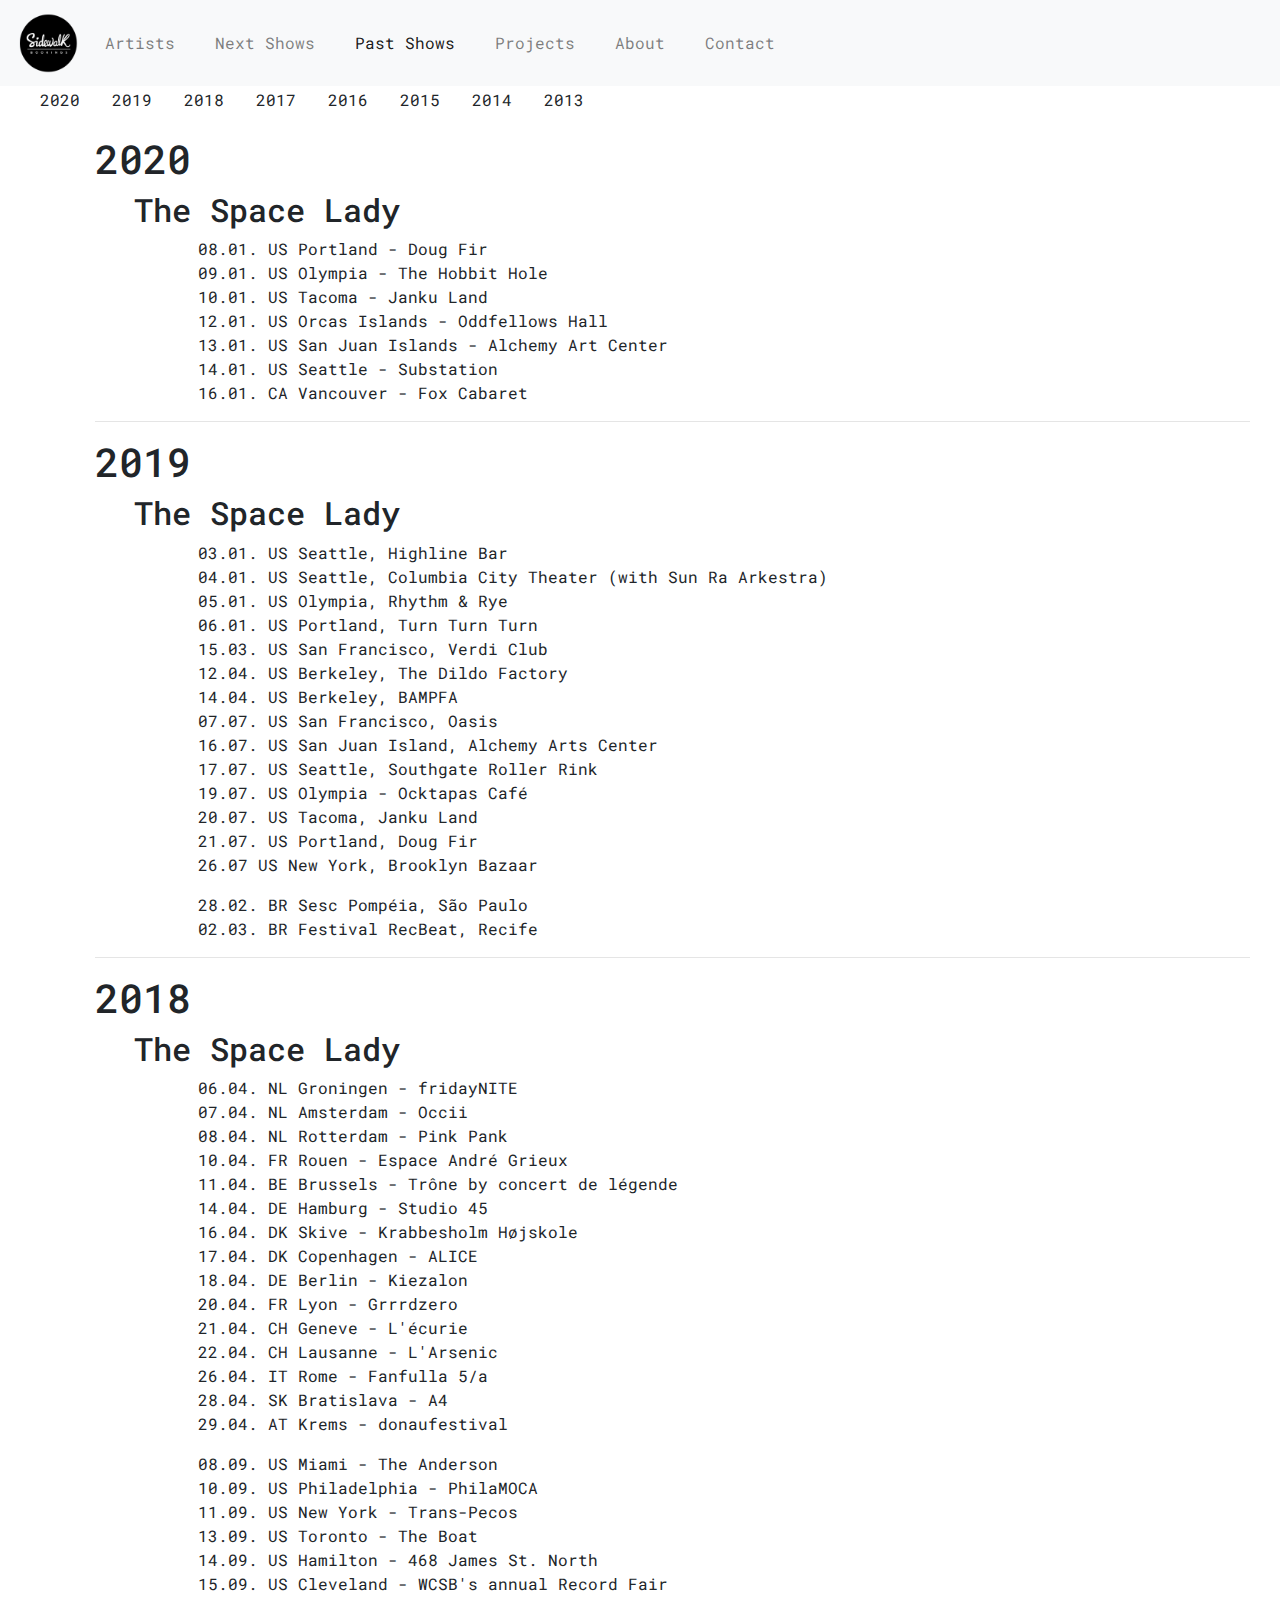
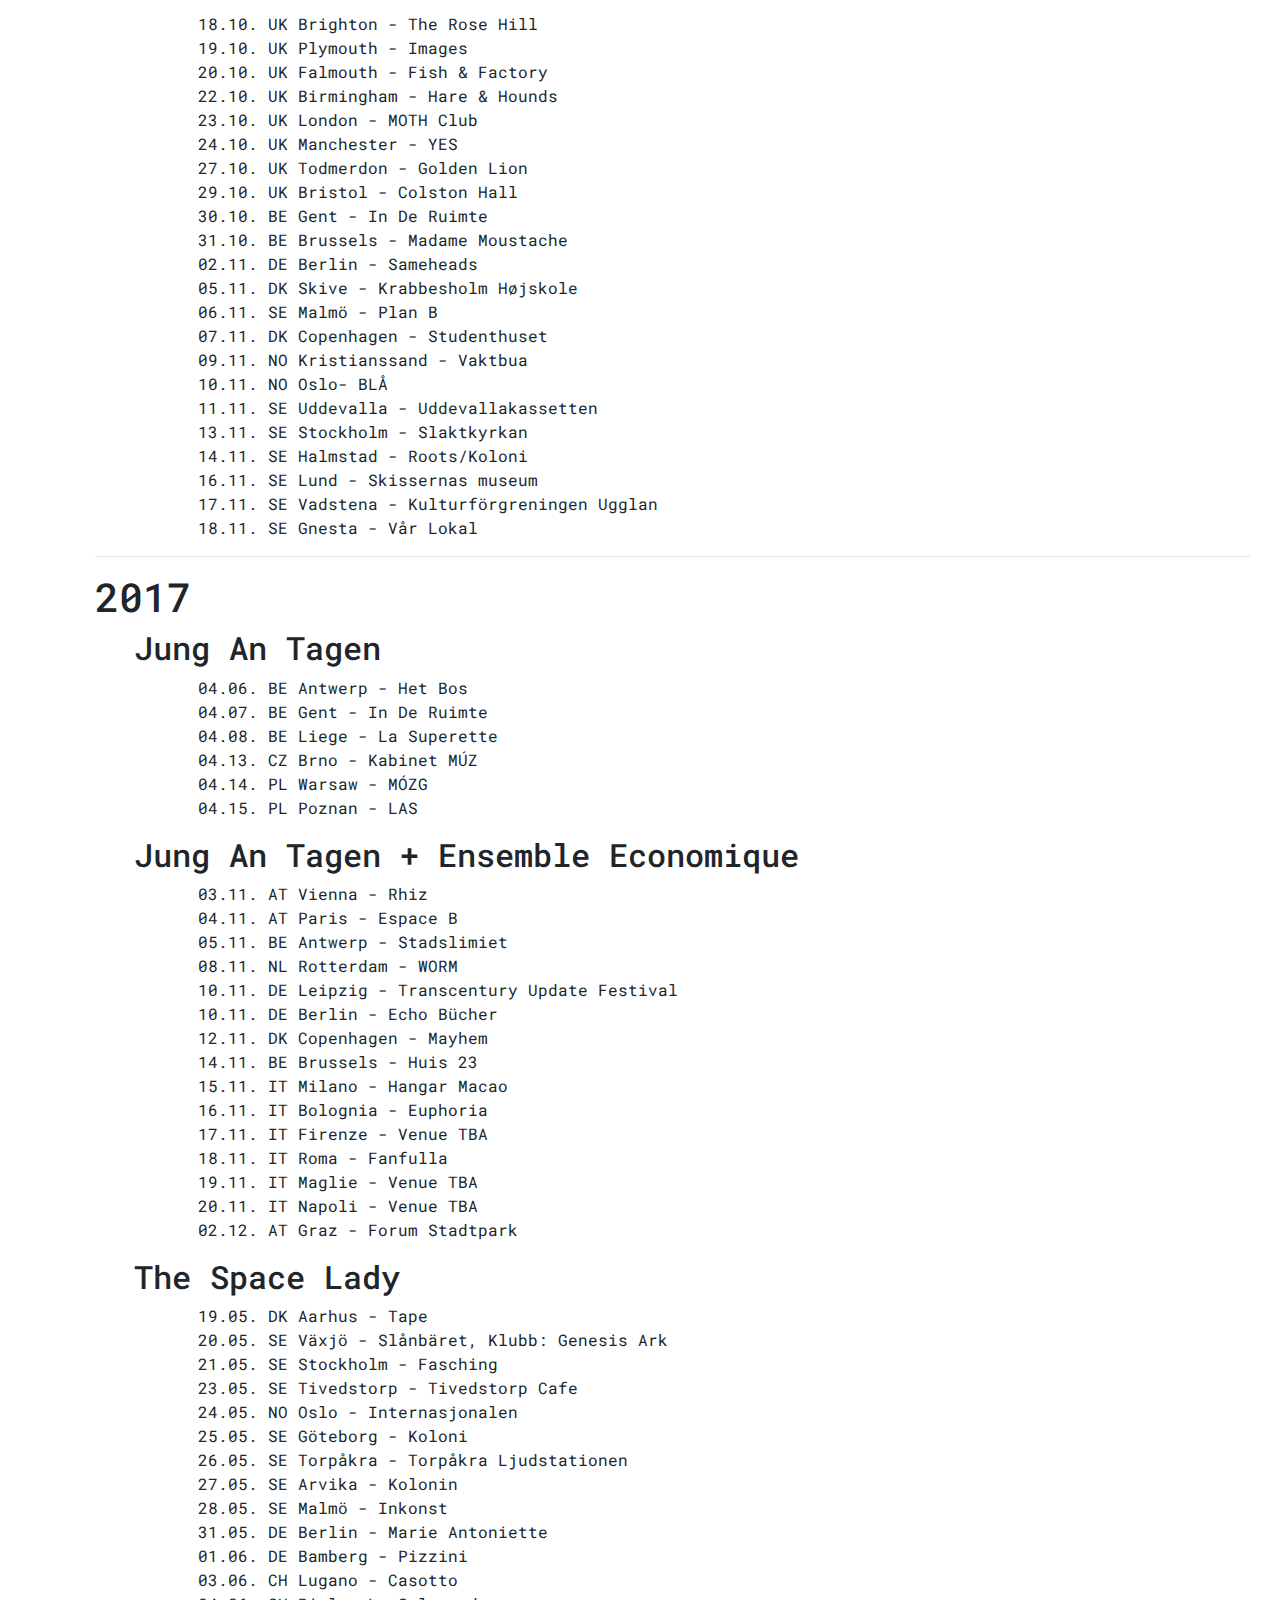
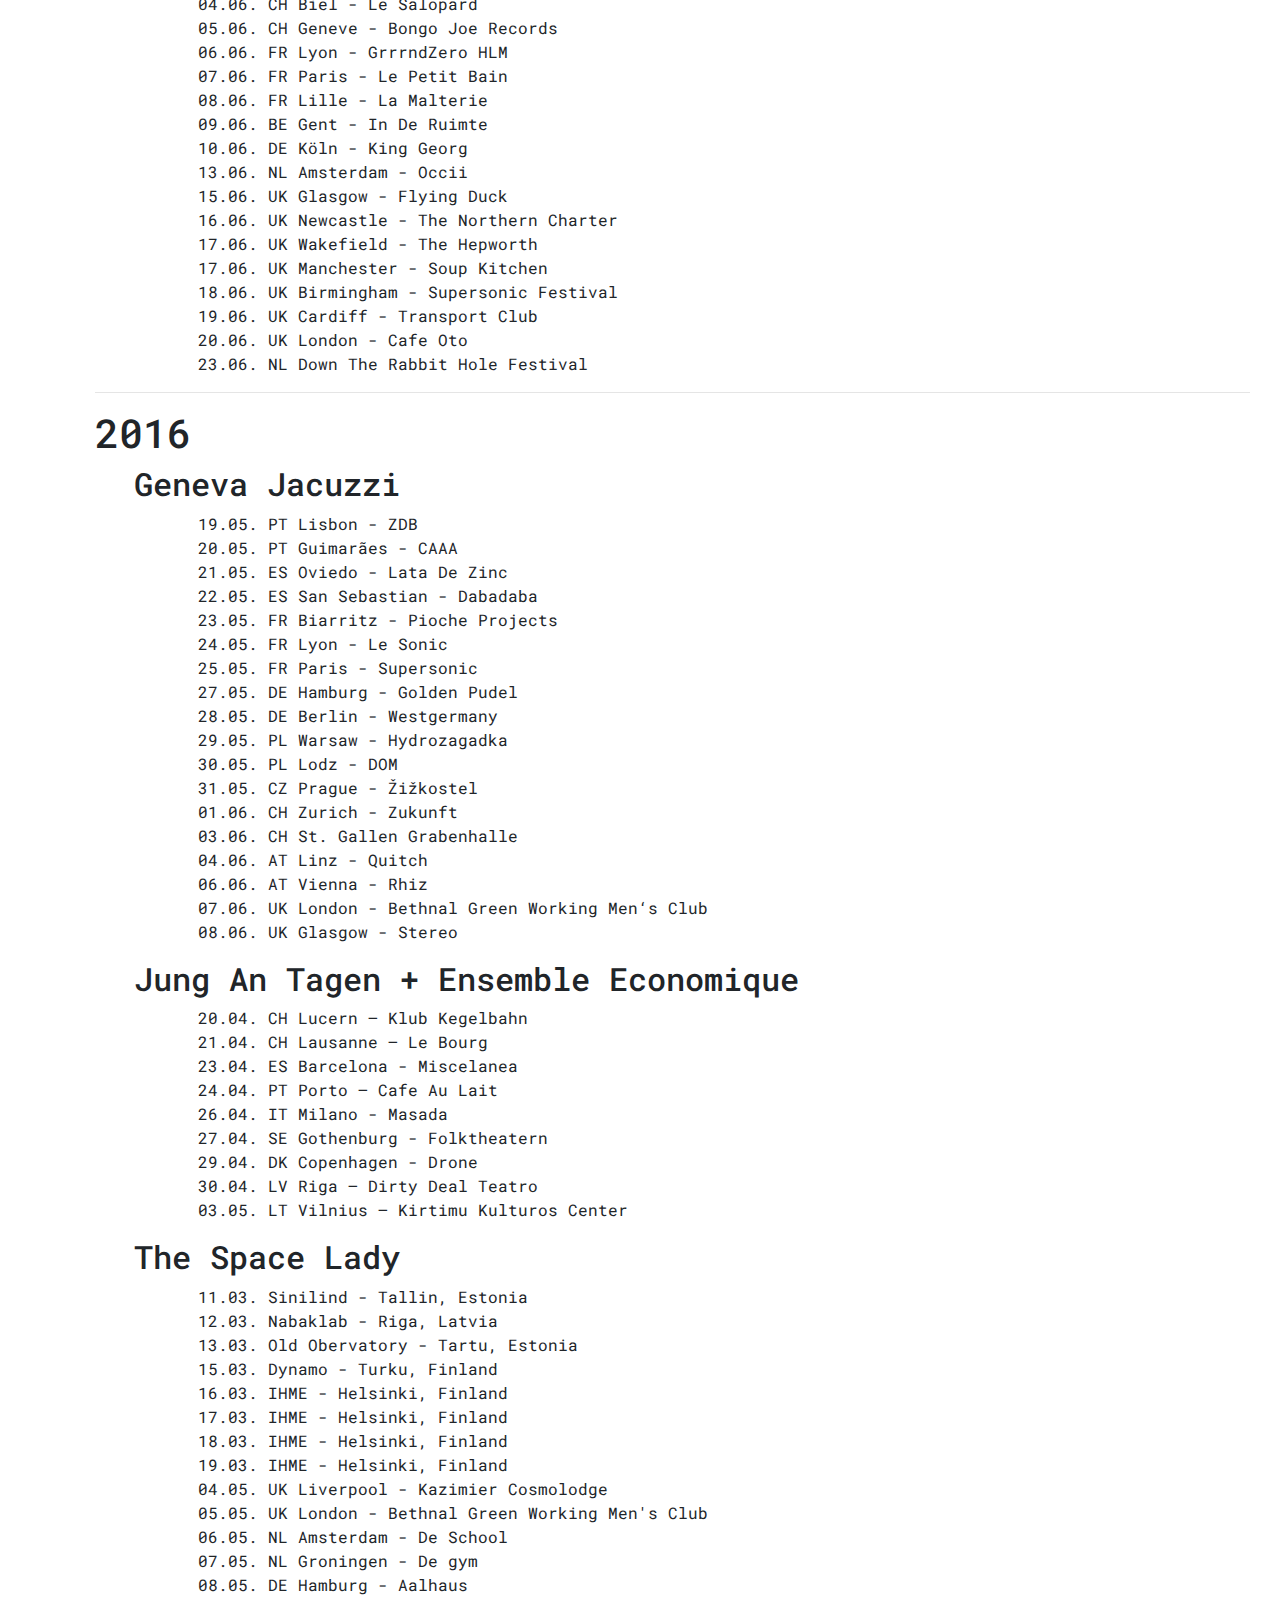
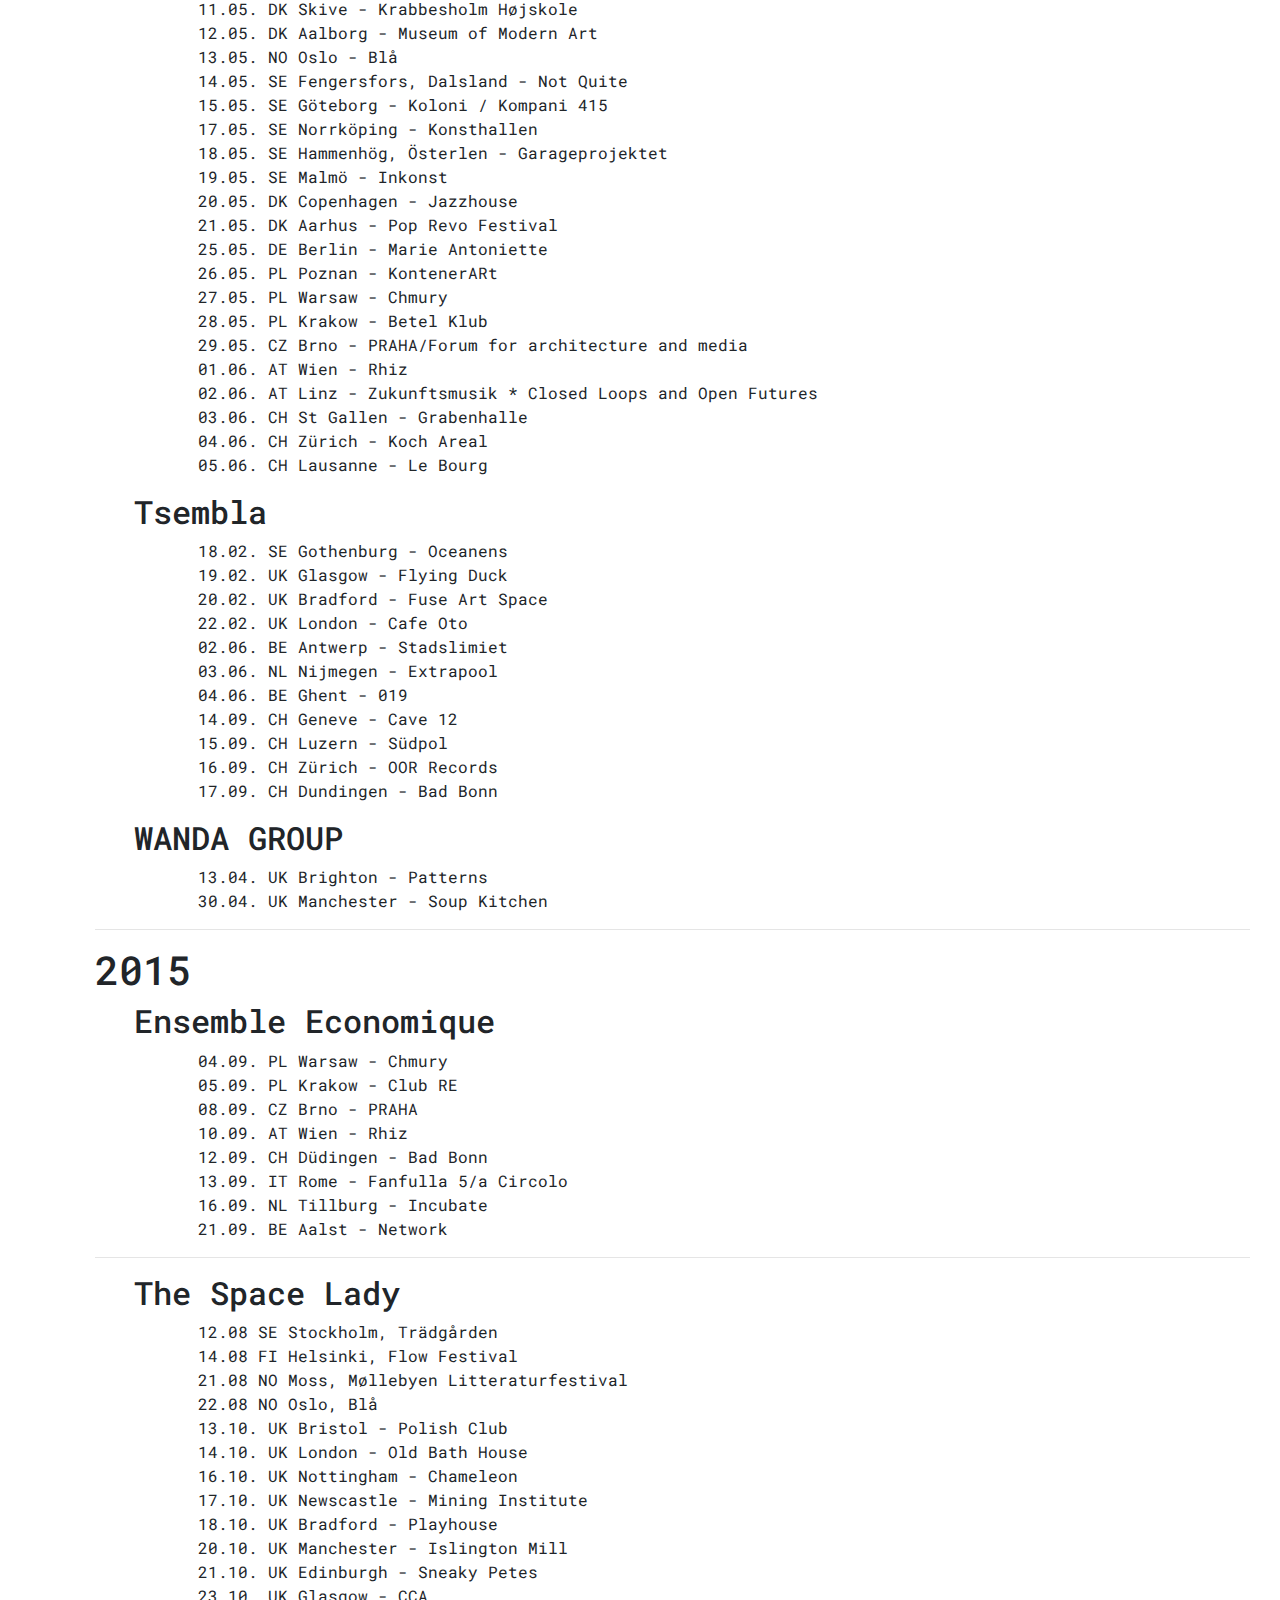
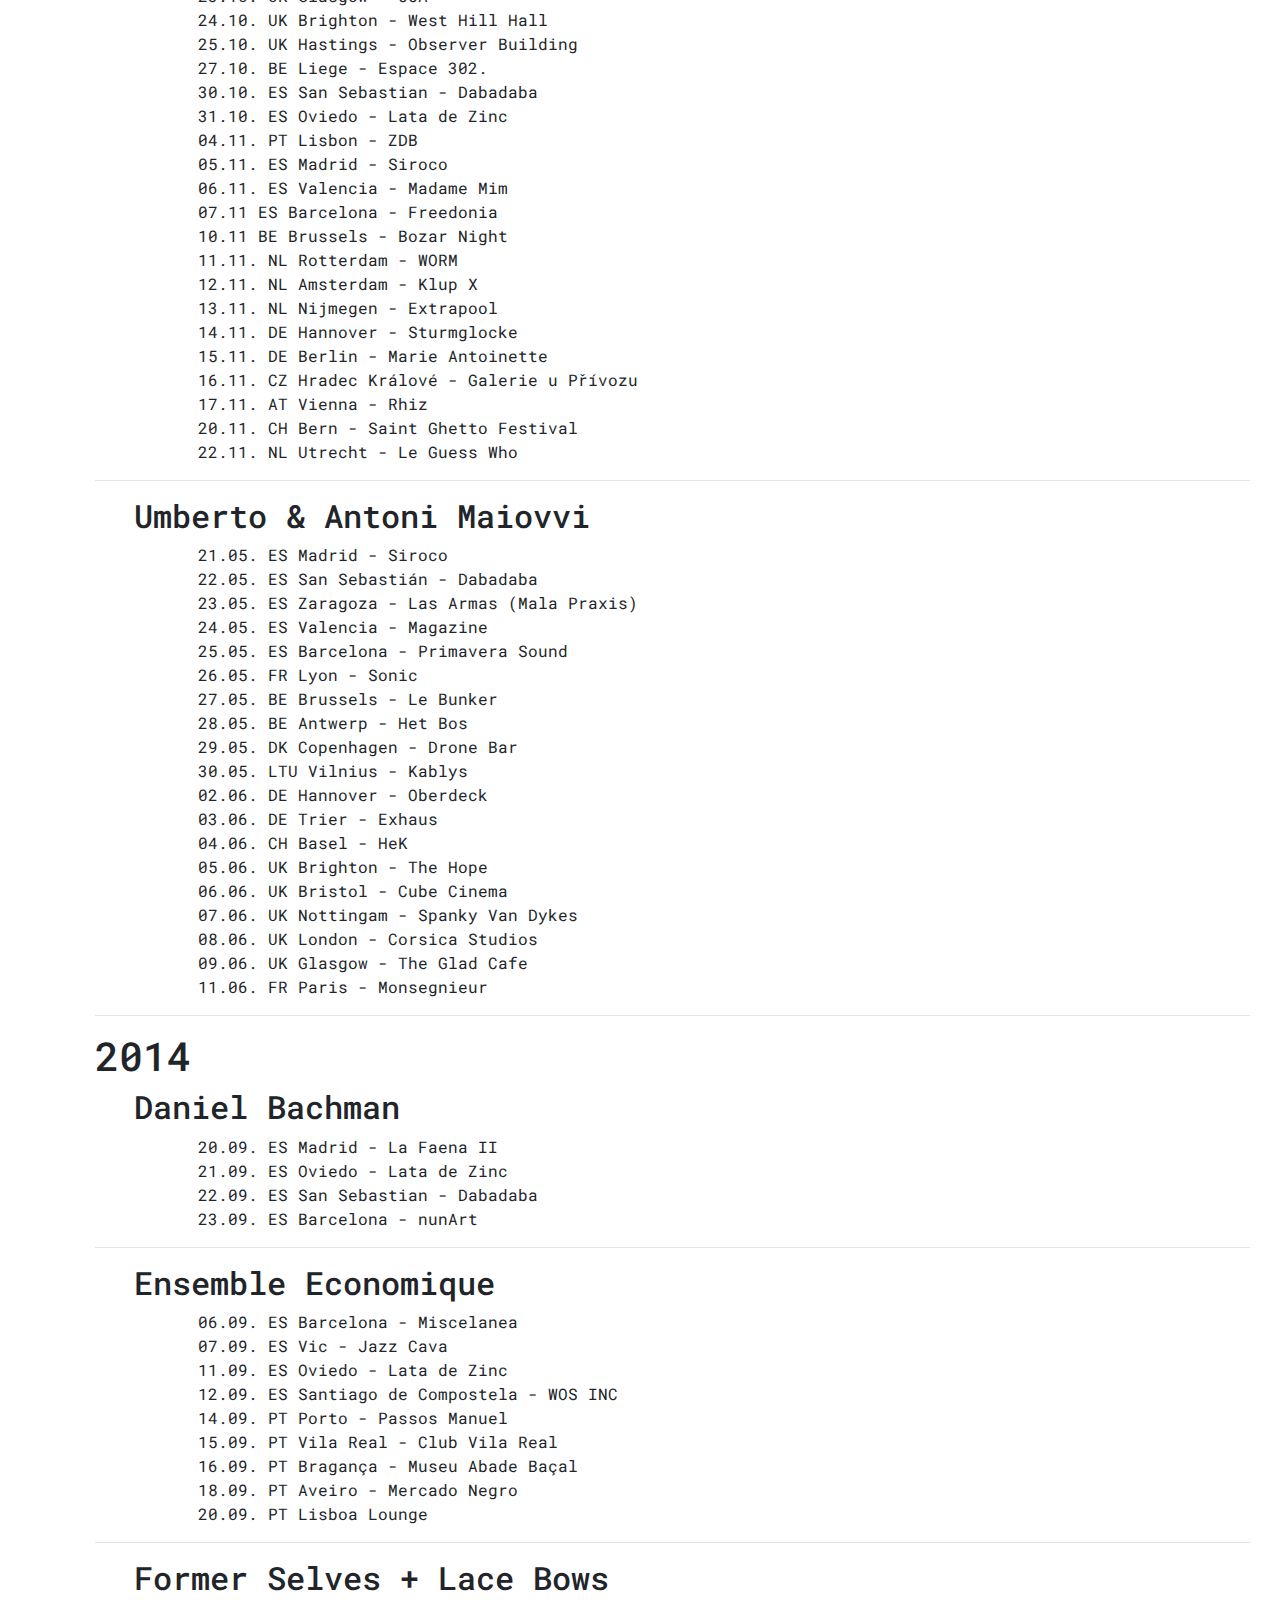
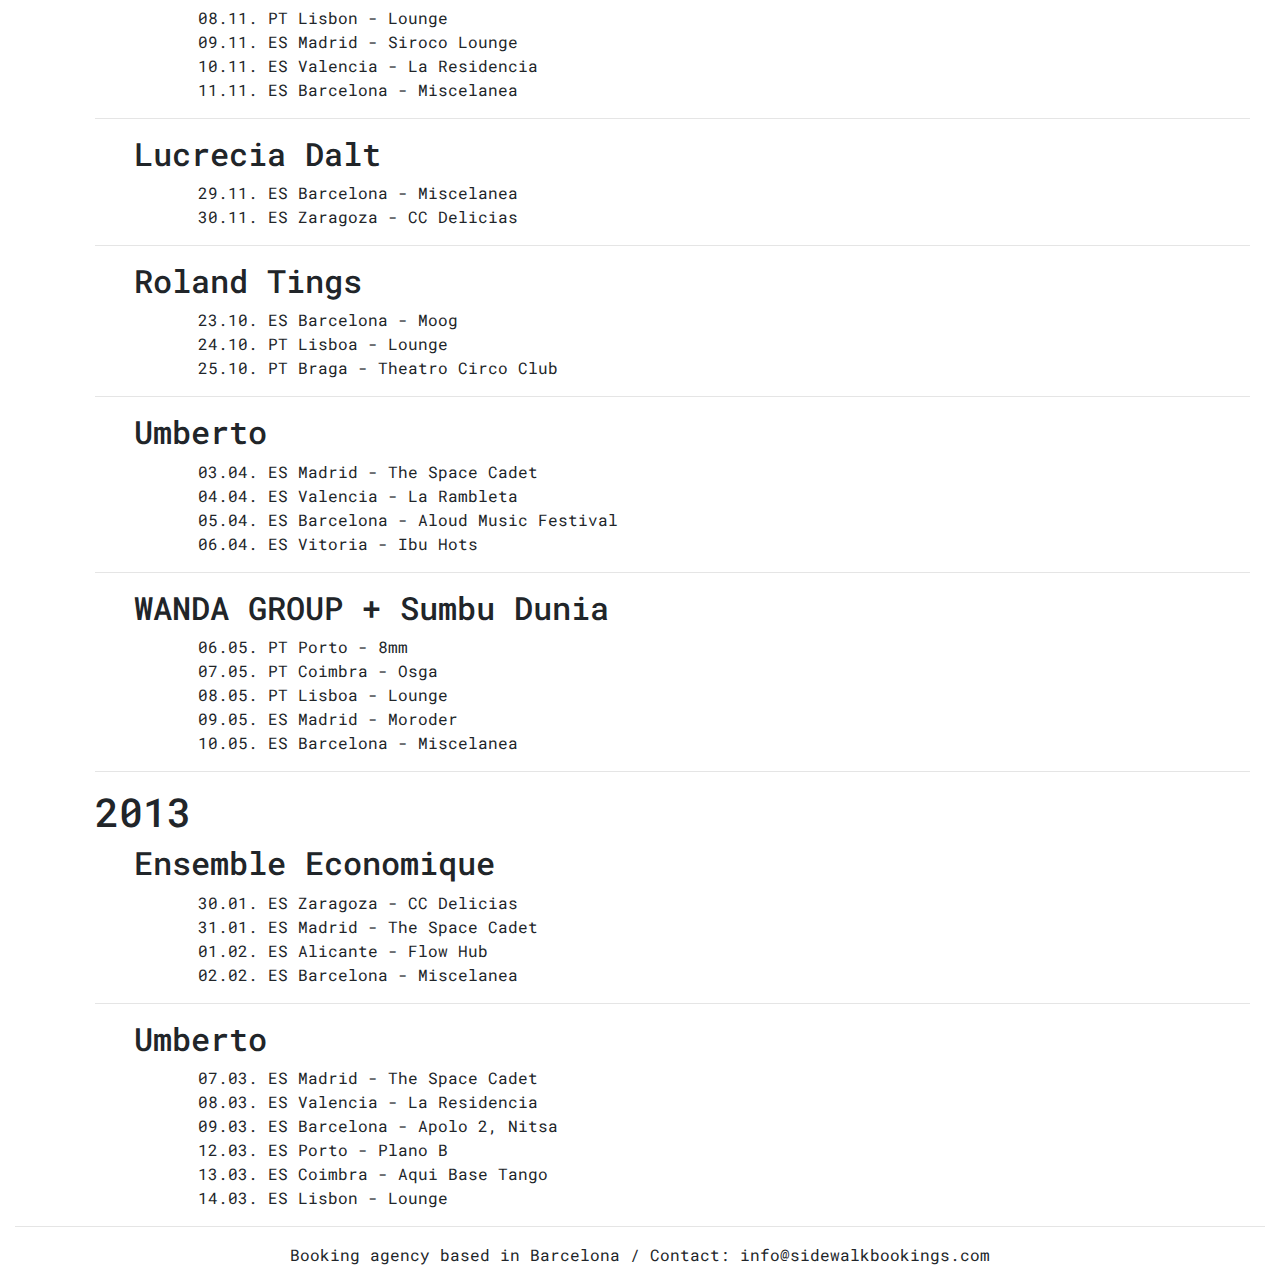
<file: pastShows.html>
<!DOCTYPE html>
<html lang="en" dir="ltr">
<head>
  <meta charset="utf-8">
  <link rel="stylesheet" href="https://stackpath.bootstrapcdn.com/bootstrap/4.4.1/css/bootstrap.min.css" integrity="sha384-Vkoo8x4CGsO3+Hhxv8T/Q5PaXtkKtu6ug5TOeNV6gBiFeWPGFN9MuhOf23Q9Ifjh" crossorigin="anonymous">
  <link href="https://fonts.googleapis.com/css2?family=Roboto+Mono:wght@300;400;500&display=swap" rel="stylesheet">
  <link rel="stylesheet" href="style.css">
  <script type="text/javascript" src="controller/script.js"></script>
  <script src="https://code.jquery.com/jquery-3.4.1.slim.min.js" integrity="sha384-J6qa4849blE2+poT4WnyKhv5vZF5SrPo0iEjwBvKU7imGFAV0wwj1yYfoRSJoZ+n" crossorigin="anonymous"></script>
  <script src="https://cdn.jsdelivr.net/npm/popper.js@1.16.0/dist/umd/popper.min.js" integrity="sha384-Q6E9RHvbIyZFJoft+2mJbHaEWldlvI9IOYy5n3zV9zzTtmI3UksdQRVvoxMfooAo" crossorigin="anonymous"></script>
  <script src="https://stackpath.bootstrapcdn.com/bootstrap/4.4.1/js/bootstrap.min.js" integrity="sha384-wfSDF2E50Y2D1uUdj0O3uMBJnjuUD4Ih7YwaYd1iqfktj0Uod8GCExl3Og8ifwB6" crossorigin="anonymous"></script>

  <title>Sidewalk Bookings</title>

</head>
<body id="pastShows">

  <!-- beginning of the navbar -->
  <nav class="navbar navbar-expand-lg navbar-light bg-light fixed-top" style="z-index:5">
    <a class="navbar-brand" href="index.html">
      <img src="images/logo.png" width="auto" height="60px" alt="">
    </a>
    <button class="navbar-toggler" type="button" data-toggle="collapse" data-target="#navbarSidewalk" aria-controls="navbarsExample03" aria-expanded="false" aria-label="Toggle navigation">
      <span class="navbar-toggler-icon"></span>
    </button>
    <div class="collapse navbar-collapse mainNav" id="navbarSidewalk">
      <ul class="navbar-nav mr-auto mainNav">
        <li class="nav-item mr-4">
          <a class="nav-link" href="index.html">Artists<span class="sr-only">(current)</span></a>
      </li>
      <li class="nav-item mr-4">
        <a class="nav-link" href="currentShows.html">Next Shows</a>
      </li>
      <li class="nav-item mr-4 active">
        <a class="nav-link" href="pastShows.html">Past Shows</a>
      </li>
      <li class="nav-item mr-4">
        <a class="nav-link" href="projects.html">Projects</a>
      </li>
      <li class="nav-item mr-4">
        <a class="nav-link" href="about.html">About</a>
      </li>
      <li class="nav-item mr-4">
        <a class="nav-link" href="contact.html">Contact</a>
      </li>
    </ul>
  </div>
</nav>
    <nav class="navbar navbar-expand-lg navbar-light years fixed-top bg-white" style="z-index:3">
      <div class="container-fluid">
        <div class="row yearlist inline-flex">
          <div class="pr-3 pl-4">
            <a href="#" onclick="topFunction()"><span>2020</span></a>
          </div>
          <div class="pr-3 pl-3">
            <a href="pastShows.html#2019"><span>2019</span></a>
          </div>
          <div class="pr-3 pl-3">
            <a href="pastShows.html#2018"><span>2018</span></a>
          </div>
          <div class="pr-3 pl-3">
            <a href="pastShows.html#2017"><span>2017</span></a>
          </div>
          <div class="pr-3 pl-3">
            <a href="pastShows.html#2016"><span>2016</span></a>
          </div>
          <div class="pr-3 pl-3">
            <a href="pastShows.html#2015"><span>2015</span></a>
          </div>
          <div class="pr-3 pl-3">
            <a href="pastShows.html#2014"><span>2014</span></a>
          </div>
          <div class="pr-3 pl-3">
            <a href="pastShows.html#2013"><span>2013</span></a>
          </div>
        </div>
      </div>
  </nav>

<!-- <header>


</header> -->
<a class="btn bg-light mb-3" onclick="topFunction()" id="myBtn" title="Go to top">Back to Top</a>
<div class="container-fluid pastShows">
  <div class="col-md-12 col-sm-12" id="2020" style="padding-left:80px;margin-right:80px;">
    <h1>2020</h1>
    <div class="col-12 ml-3">
      <h2 class="artist ml-2" href="spacelady.html">The Space Lady</h2>
    </div>
    <div class="col-12 ml-5">
      <ul>
        <li>08.01. US Portland - Doug Fir</li>
        <li>09.01. US Olympia - The Hobbit Hole</li>
        <li>10.01. US Tacoma - Janku Land</li>
        <li id="2019">12.01. US Orcas Islands - Oddfellows Hall</li>
        <li>13.01. US San Juan Islands - Alchemy Art Center</li>
        <li>14.01. US Seattle - Substation</li>
        <li>16.01. CA Vancouver - Fox Cabaret</li>
      </ul>
    </div>
    <hr>
  </div>
  <div class="col-md-12 col-sm-12" style="padding-left:80px;margin-right:80px;">
    <h1>2019</h1>
    <div class="col-12 ml-3">
      <h2 class="artist ml-2" href="spacelady.html">The Space Lady</h2>
    </div>
    <div class="col-12 ml-5">
      <ul>
        <li>03.01. US Seattle, Highline Bar</li>
        <li>04.01. US Seattle, Columbia City Theater (with Sun Ra Arkestra)</li>
        <li>05.01. US Olympia, Rhythm & Rye</li>
        <li>06.01. US Portland, Turn Turn Turn</li>
        <li>15.03. US San Francisco, Verdi Club</li>
        <li>12.04. US Berkeley, The Dildo Factory</li>
        <li>14.04. US Berkeley, BAMPFA</li>
        <li>07.07. US San Francisco, Oasis</li>
        <li>16.07. US San Juan Island, Alchemy Arts Center</li>
        <li>17.07. US Seattle, Southgate Roller Rink</li>
        <li>19.07. US Olympia - Ocktapas Café</li>
        <li>20.07. US Tacoma, Janku Land</li>
        <li id="2018">21.07. US Portland, Doug Fir</li>
        <li>26.07 US New York, Brooklyn Bazaar</li>
      </ul>
    </div>
<div class="col-12 ml-5">
      <ul>
        <li>28.02. BR Sesc Pompéia, São Paulo</li>
        <li>02.03. BR Festival RecBeat, Recife</li>
      </ul>
    </div>
    <hr>
  </div>
  <div class="col-md-12 col-sm-12" style="padding-left:80px;margin-right:80px;">
    <h1>2018</h1>
    <div class="col-12 ml-3">
      <h2 class="artist ml-2" href="spacelady.html">The Space Lady</h2>
    </div>
    <div class="col-12 ml-5">
      <ul>
      	<li>06.04. NL Groningen - fridayNITE</li>
      	<li>07.04. NL Amsterdam - Occii</li>
      	<li>08.04. NL Rotterdam - Pink Pank</li>
      	<li>10.04. FR Rouen - Espace André Grieux</li>
      	<li>11.04. BE Brussels - Trône by concert de légende</li>
      	<li>14.04. DE Hamburg - Studio 45</li>
      	<li>16.04. DK Skive - Krabbesholm Højskole</li>
      	<li>17.04. DK Copenhagen - ALICE</li>
      	<li>18.04. DE Berlin - Kiezalon</li>
      	<li>20.04. FR Lyon - Grrrdzero</li>
      	<li>21.04. CH Geneve - L'écurie</li>
      	<li>22.04. CH Lausanne - L'Arsenic</li>
      	<li>26.04. IT Rome - Fanfulla 5/a</li>
      	<li>28.04. SK Bratislava - A4</li>
      	<li>29.04. AT Krems - donaufestival</li>
  <p></p>
      	<li>08.09. US Miami - The Anderson</li>
      	<li>10.09. US Philadelphia - PhilaMOCA</li>
      	<li>11.09. US New York - Trans-Pecos</li>
      	<li>13.09. US Toronto - The Boat</li>
      	<li>14.09. US Hamilton - 468 James St. North</li>
      	<li>15.09. US Cleveland - WCSB's annual Record Fair</li>
      <p></p>
      	<li>18.10. UK Brighton - The Rose Hill</li>
      	<li>19.10. UK Plymouth - Images</li>
      	<li>20.10. UK Falmouth - Fish & Factory</li>
      	<li>22.10. UK Birmingham - Hare & Hounds</li>
      	<li>23.10. UK London - MOTH Club</li>
      	<li>24.10. UK Manchester - YES</li>
      	<li>27.10. UK Todmerdon - Golden Lion</li>
      	<li>29.10. UK Bristol - Colston Hall</li>
      	<li>30.10. BE Gent - In De Ruimte</li>
      	<li>31.10. BE Brussels - Madame Moustache</li>
      	<li>02.11. DE Berlin - Sameheads</li>
      	<li>05.11. DK Skive - Krabbesholm Højskole</li>
      	<li>06.11. SE Malmö - Plan B</li>
      	<li>07.11. DK Copenhagen - Studenthuset</li>
      	<li>09.11. NO Kristianssand - Vaktbua</li>
      	<li>10.11. NO Oslo- BLÅ</li>
      	<li>11.11. SE Uddevalla - Uddevallakassetten</li>
      	<li>13.11. SE Stockholm - Slaktkyrkan</li>
      	<li id="2017">14.11. SE Halmstad - Roots/Koloni</li>
      	<li>16.11. SE Lund - Skissernas museum</li>
      	<li>17.11. SE Vadstena - Kulturförgreningen Ugglan</li>
      	<li>18.11. SE Gnesta - Vår Lokal</li>
      </ul>
    </div>
    <hr>
  </div>

  <div class="col-md-12 col-sm-12" style="padding-left:80px;margin-right:80px;">
    <h1>2017</h1>
    <div class="col-12 ml-3">
      <h2 class="artist ml-2" href="">Jung An Tagen</h2>
    </div>
    <div class="col-12 ml-5">
      <ul>
      	<li>04.06. BE Antwerp - Het Bos</li>
      	<li>04.07. BE Gent - In De Ruimte</li>
      	<li>04.08. BE Liege - La Superette</li>
      	<li>04.13. CZ Brno - Kabinet MÚZ</li>
      	<li>04.14. PL Warsaw - MÓZG</li>
      	<li>04.15. PL Poznan - LAS</li>
      </ul>
        </div>
      <p></p>
      <div class="col-12 ml-3">
        <h2 class="artist ml-2" href="">Jung An Tagen + Ensemble Economique</h2>
      </div>
<div class="col-12 ml-5">
  <ul>
	<li>03.11. AT Vienna - Rhiz</li>
	<li>04.11. AT Paris - Espace B</li>
	<li>05.11. BE Antwerp - Stadslimiet </li>
	<li>08.11. NL Rotterdam - WORM</li>
	<li>10.11. DE Leipzig - Transcentury Update Festival</li>
	<li>10.11. DE Berlin - Echo Bücher</li>
	<li>12.11. DK Copenhagen - Mayhem</li>
	<li>14.11. BE Brussels - Huis 23</li>
	<li>15.11. IT Milano - Hangar Macao</li>
	<li>16.11. IT Bolognia - Euphoria</li>
	<li>17.11. IT Firenze - Venue TBA</li>
	<li>18.11. IT Roma - Fanfulla</li>
	<li>19.11. IT Maglie - Venue TBA</li>
	<li>20.11. IT Napoli - Venue TBA</li>
	<li>02.12. AT Graz - Forum Stadtpark</li>
</ul>
      </div>
      <p></p>
      <div class="col-12 ml-3">
        <h2 class="artist ml-2" href="spacelady.html">The Space Lady</h2>
      </div>
      <div class="col-12 ml-5">
      <ul>
	<li>19.05. DK Aarhus - Tape</li>
	<li>20.05. SE Växjö - Slånbäret, Klubb: Genesis Ark</li>
	<li>21.05. SE Stockholm - Fasching</li>
	<li>23.05. SE Tivedstorp - Tivedstorp Cafe</li>
	<li>24.05. NO Oslo - Internasjonalen</li>
	<li>25.05. SE Göteborg - Koloni</li>
	<li>26.05. SE Torpåkra - Torpåkra Ljudstationen</li>
	<li>27.05. SE Arvika - Kolonin</li>
	<li>28.05. SE Malmö - Inkonst</li>
	<li>31.05. DE Berlin - Marie Antoniette</li>
	<li>01.06. DE Bamberg - Pizzini</li>
	<li>03.06. CH Lugano - Casotto</li>
	<li>04.06. CH Biel - Le Salopard</li>
	<li>05.06. CH Geneve - Bongo Joe Records</li>
	<li>06.06. FR Lyon - GrrrndZero HLM</li>
	<li>07.06. FR Paris - Le Petit Bain</li>
	<li>08.06. FR Lille - La Malterie</li>
	<li>09.06. BE Gent - In De Ruimte</li>
	<li>10.06. DE Köln - King Georg</li>
	<li>13.06. NL Amsterdam - Occii</li>
	<li>15.06. UK Glasgow - Flying Duck</li>
	<li>16.06. UK Newcastle - The Northern Charter</li>
	<li>17.06. UK Wakefield - The Hepworth</li>
	<li>17.06. UK Manchester - Soup Kitchen</li>
	<li id="2016">18.06. UK Birmingham - Supersonic Festival</li>
	<li>19.06. UK Cardiff - Transport Club</li>
	<li>20.06. UK London - Cafe Oto</li>
	<li>23.06. NL Down The Rabbit Hole Festival</li>
</ul>
    </div>
    <hr>
    </div>
  <div class="col-md-12 col-sm-12 yearlist" style="padding-left:80px;margin-right:80px;">
    <h1>2016</h1>
    <div class="col-12 ml-3">
      <h2 class="artist ml-2" href="">Geneva Jacuzzi</h2>
    </div>
    <div class="col-12 ml-5">
      <ul>
      	<li>19.05. PT Lisbon - ZDB</li>
      	<li>20.05. PT Guimarães - CAAA</li>
      	<li>21.05. ES Oviedo - Lata De Zinc</li>
      	<li>22.05. ES San Sebastian - Dabadaba</li>
      	<li>23.05. FR Biarritz - Pioche Projects</li>
      	<li>24.05. FR Lyon - Le Sonic</li>
      	<li>25.05. FR Paris - Supersonic</li>
      	<li>27.05. DE Hamburg - Golden Pudel</li>
      	<li>28.05. DE Berlin - Westgermany</li>
      	<li>29.05. PL Warsaw - Hydrozagadka</li>
      	<li>30.05. PL Lodz - DOM</li>
      	<li>31.05. CZ Prague - Žižkostel</li>
      	<li>01.06. CH Zurich - Zukunft</li>
      	<li>03.06. CH St. Gallen Grabenhalle</li>
      	<li>04.06. AT Linz - Quitch</li>
      	<li>06.06. AT Vienna - Rhiz</li>
      	<li>07.06. UK London - Bethnal Green Working Men‘s Club</li>
      	<li>08.06. UK Glasgow - Stereo</li>
      </ul>
  </div>
  <div class="col-12 ml-3">
    <h2 class="artist ml-2" href="">Jung An Tagen + Ensemble Economique</h2>
  </div>
  <div class="col-12 ml-5">
    <ul>
    	<li>20.04. CH Lucern – Klub Kegelbahn</li>
    	<li>21.04. CH Lausanne – Le Bourg</li>
    	<li>23.04. ES Barcelona - Miscelanea</li>
    	<li>24.04. PT Porto – Cafe Au Lait</li>
    	<li>26.04. IT Milano - Masada</li>
    	<li>27.04. SE Gothenburg - Folktheatern</li>
    	<li>29.04. DK Copenhagen - Drone</li>
    	<li>30.04. LV Riga – Dirty Deal Teatro</li>
    	<li>03.05. LT Vilnius – Kirtimu Kulturos Center</li>
    </ul>
</div>
<div class="col-12 ml-3">
  <h2 class="artist ml-2" href="spacelady.html">The Space Lady</h2>
</div>
<div class="col-12 ml-5">
  <ul>
  	<li>11.03. Sinilind - Tallin, Estonia</li>
  	<li>12.03. Nabaklab - Riga, Latvia</li>
  	<li>13.03. Old Obervatory - Tartu, Estonia</li>
  	<li>15.03. Dynamo - Turku, Finland</li>
  	<li>16.03. IHME - Helsinki, Finland</li>
  	<li>17.03. IHME - Helsinki, Finland</li>
  	<li>18.03. IHME - Helsinki, Finland</li>
  	<li>19.03. IHME - Helsinki, Finland</li>
  	<li>04.05. UK Liverpool - Kazimier Cosmolodge</li>
  	<li>05.05. UK London - Bethnal Green Working Men's Club</li>
  	<li>06.05. NL Amsterdam - De School</li>
  	<li>07.05. NL Groningen - De gym</li>
  	<li>08.05. DE Hamburg - Aalhaus</li>
  	<li>11.05. DK Skive - Krabbesholm Højskole</li>
  	<li>12.05. DK Aalborg - Museum of Modern Art</li>
  	<li>13.05. NO Oslo - Blå</li>
  	<li>14.05. SE Fengersfors, Dalsland - Not Quite</li>
  	<li>15.05. SE Göteborg - Koloni / Kompani 415</li>
  	<li>17.05. SE Norrköping - Konsthallen</li>
  	<li>18.05. SE Hammenhög, Österlen - Garageprojektet</li>
  	<li>19.05. SE Malmö - Inkonst</li>
  	<li>20.05. DK Copenhagen - Jazzhouse</li>
  	<li>21.05. DK Aarhus - Pop Revo Festival</li>
  	<li>25.05. DE Berlin - Marie Antoniette</li>
  	<li>26.05. PL Poznan - KontenerARt</li>
  	<li>27.05. PL Warsaw - Chmury</li>
  	<li>28.05. PL Krakow - Betel Klub</li>
  	<li>29.05. CZ Brno - PRAHA/Forum for architecture and media</li>
  	<li>01.06. AT Wien - Rhiz</li>
  	<li>02.06. AT Linz - Zukunftsmusik * Closed Loops and Open Futures</li>
  	<li>03.06. CH St Gallen - Grabenhalle</li>
  	<li>04.06. CH Zürich - Koch Areal</li>
  	<li>05.06. CH Lausanne - Le Bourg</li>
  </ul>
</div>
<div class="col-12 ml-3">
  <h2 class="artist ml-2" href="">Tsembla</h2>
</div>
<div class="col-12 ml-5">
  <ul>
	<li>18.02. SE Gothenburg - Oceanens</li>
	<li>19.02. UK Glasgow - Flying Duck</li>
	<li>20.02. UK Bradford - Fuse Art Space</li>
	<li>22.02. UK London - Cafe Oto</li>
	<li>02.06. BE Antwerp - Stadslimiet</li>
	<li>03.06. NL Nijmegen - Extrapool</li>
	<li>04.06. BE Ghent - 019</li>
	<li>14.09. CH Geneve - Cave 12</li>
	<li>15.09. CH Luzern - Südpol</li>
	<li>16.09. CH Zürich - OOR Records</li>
	<li>17.09. CH Dundingen - Bad Bonn</li>
</ul>
</div>
<div class="col-12 ml-3">
  <h2 id="2015" class="artist ml-2" href="">WANDA GROUP</h2>
</div>
<div class="col-12 ml-5">
  <ul>
  	<li>13.04. UK Brighton - Patterns</li>
  	<li>30.04. UK Manchester - Soup Kitchen</li>
  </ul>
</div>
    <hr>
</div>

  <div class="col-md-12 col-sm-12 " style="padding-left:80px;margin-right:80px;">
    <h1 class="">2015</h1>
    <div class="col-12 ml-3">
      <h2 class="artist ml-2" href="">Ensemble Economique</h2>
    </div>
    <div class="col-12 ml-5">
      <ul>
      	<li>04.09. PL Warsaw - Chmury</li>
      	<li>05.09. PL Krakow - Club RE</li>
      	<li>08.09. CZ Brno - PRAHA</li>
      	<li>10.09. AT Wien - Rhiz</li>
      	<li>12.09. CH Düdingen - Bad Bonn</li>
      	<li>13.09. IT Rome - Fanfulla 5/a Circolo</li>
      	<li>16.09. NL Tillburg - Incubate</li>
      	<li>21.09. BE Aalst - Network</li>
      </ul>
    </div>
    <hr>
    <div class="col-12 ml-3">
      <h2 class="artist ml-2" href="">The Space Lady</h2>
    </div>
    <div class="col-12 ml-5">
      <ul>
      	<li>12.08 SE Stockholm, Trädgården</li>
      	<li>14.08 FI Helsinki, Flow Festival</li>
      	<li>21.08 NO Moss, Møllebyen Litteraturfestival</li>
      	<li>22.08 NO Oslo, Blå</li>
      	<li>13.10. UK Bristol - Polish Club</li>
      	<li>14.10. UK London - Old Bath House</li>
      	<li>16.10. UK Nottingham - Chameleon</li>
      	<li>17.10. UK Newscastle - Mining Institute</li>
      	<li>18.10. UK Bradford - Playhouse</li>
      	<li>20.10. UK Manchester - Islington Mill</li>
      	<li>21.10. UK Edinburgh - Sneaky Petes</li>
      	<li>23.10. UK Glasgow - CCA</li>
      	<li>24.10. UK Brighton - West Hill Hall</li>
      	<li>25.10. UK Hastings - Observer Building</li>
      	<li>27.10. BE Liege - Espace 302.</li>
      	<li>30.10. ES San Sebastian - Dabadaba</li>
      	<li>31.10. ES Oviedo - Lata de Zinc</li>
      	<li>04.11. PT Lisbon - ZDB</li>
      	<li>05.11. ES Madrid - Siroco</li>
      	<li>06.11. ES Valencia - Madame Mim</li>
      	<li>07.11 ES Barcelona - Freedonia</li>
      	<li>10.11 BE Brussels - Bozar Night</li>
      	<li>11.11. NL Rotterdam - WORM</li>
      	<li>12.11. NL Amsterdam - Klup X</li>
      	<li>13.11. NL Nijmegen - Extrapool</li>
      	<li>14.11. DE Hannover - Sturmglocke</li>
      	<li>15.11. DE Berlin - Marie Antoinette</li>
      	<li>16.11. CZ Hradec Králové - Galerie u Přívozu</li>
      	<li>17.11. AT Vienna - Rhiz</li>
      	<li>20.11. CH Bern - Saint Ghetto Festival</li>
      	<li>22.11. NL Utrecht - Le Guess Who</li>
      </ul>
    </div>
    <hr>
    <div class="col-12 ml-3">
      <h2 class="artist ml-2" href="">Umberto & Antoni Maiovvi</h2>
    </div>
    <div class="col-12 ml-5">
      <ul>
      	<li>21.05. ES Madrid - Siroco</li>
      	<li>22.05. ES San Sebastián - Dabadaba</li>
      	<li>23.05. ES Zaragoza - Las Armas (Mala Praxis)</li>
      	<li>24.05. ES Valencia - Magazine</li>
      	<li>25.05. ES Barcelona - Primavera Sound</li>
      	<li>26.05. FR Lyon - Sonic</li>
      	<li>27.05. BE Brussels - Le Bunker</li>
      	<li>28.05. BE Antwerp - Het Bos</li>
      	<li>29.05. DK Copenhagen - Drone Bar</li>
      	<li>30.05. LTU Vilnius - Kablys</li>
      	<li>02.06. DE Hannover - Oberdeck</li>
      	<li>03.06. DE Trier - Exhaus</li>
      	<li>04.06. CH Basel - HeK</li>
      	<li>05.06. UK Brighton - The Hope</li>
      	<li>06.06. UK Bristol - Cube Cinema</li>
      	<li  id="2014">07.06. UK Nottingam - Spanky Van Dykes</li>
      	<li>08.06. UK London - Corsica Studios</li>
      	<li>09.06. UK Glasgow - The Glad Cafe</li>
      	<li>11.06. FR Paris - Monsegnieur</li>
      </ul>
    </div>
    <hr>
  </div>

  <div class="col-md-12 col-sm-12" style="padding-left:80px;margin-right:80px;">
    <h1>2014</h1>
    <div class="col-12 ml-3">
      <h2 class="artist ml-2" href="">Daniel Bachman</h2>
    </div>
    <div class="col-12 ml-5">
      <ul>
      	<li>20.09. ES Madrid - La Faena II</li>
      	<li>21.09. ES Oviedo - Lata de Zinc</li>
      	<li>22.09. ES San Sebastian - Dabadaba</li>
      	<li>23.09. ES Barcelona - nunArt</li>
      </ul>
    </div>
    <hr>
    <div class="col-12 ml-3">
      <h2 class="artist ml-2" href="">Ensemble Economique</h2>
    </div>
    <div class="col-12 ml-5">
      <ul>
      	<li>06.09. ES Barcelona - Miscelanea</li>
      	<li>07.09. ES Vic - Jazz Cava</li>
      	<li>11.09. ES Oviedo - Lata de Zinc</li>
      	<li>12.09. ES Santiago de Compostela - WOS INC</li>
      	<li>14.09. PT Porto - Passos Manuel</li>
      	<li>15.09. PT Vila Real - Club Vila Real</li>
      	<li>16.09. PT Bragança - Museu Abade Baçal</li>
      	<li>18.09. PT Aveiro - Mercado Negro</li>
      	<li>20.09. PT Lisboa Lounge</li>
      </ul>
    </div>
    <hr>
    <div class="col-12 ml-3">
      <h2 class="artist ml-2" href="">Former Selves + Lace Bows</h2>
    </div>
    <div class="col-12 ml-5">
      <ul>
      	<li>08.11. PT Lisbon - Lounge</li>
      	<li>09.11. ES Madrid - Siroco Lounge</li>
      	<li>10.11. ES Valencia - La Residencia</li>
      	<li>11.11. ES Barcelona - Miscelanea</li>
      </ul>
    </div>
    <hr>
    <div class="col-12 ml-3">
      <h2 class="artist ml-2" href="">Lucrecia Dalt</h2>
    </div>
    <div class="col-12 ml-5">
      <ul>
      	<li>29.11. ES Barcelona - Miscelanea</li>
      	<li>30.11. ES Zaragoza - CC Delicias</li>
      </ul>
    </div>
    <hr>
    <div class="col-12 ml-3">
      <h2 class="artist ml-2" href="">Roland Tings</h2>
    </div>
    <div class="col-12 ml-5">
      <ul>
      	<li>23.10. ES Barcelona - Moog</li>
      	<li>24.10. PT Lisboa - Lounge</li>
      	<li>25.10. PT Braga - Theatro Circo Club</li>
      </ul>
    </div>
    <hr>
    <div class="col-12 ml-3">
      <h2 class="artist ml-2" href="">Umberto</h2>
    </div>
    <div class="col-12 ml-5">
      <ul>
      	<li>03.04. ES Madrid - The Space Cadet</li>
      	<li>04.04. ES Valencia - La Rambleta</li>
      	<li>05.04. ES Barcelona - Aloud Music Festival</li>
      	<li>06.04. ES Vitoria - Ibu Hots</li>
      </ul>
    </div>
    <hr>
    <div class="col-12 ml-3">
      <h2 class="artist ml-2" href="">WANDA GROUP + Sumbu Dunia</h2>
    </div>
    <div class="col-12 ml-5">
      <ul>
      	<li>06.05. PT Porto - 8mm </li>
      	<li  id="2013">07.05. PT Coimbra - Osga</li>
      	<li>08.05. PT Lisboa - Lounge</li>
      	<li>09.05. ES Madrid - Moroder</li>
      	<li>10.05. ES Barcelona - Miscelanea</li>
      </ul>
    </div>
    <hr>
  </div>
  <div class="col-md-12 col-sm-12" style="padding-left:80px;margin-right:80px;">
    <h1>2013</h1>
    <div class="col-12 ml-3">
      <h2 class="artist ml-2" href="">Ensemble Economique</h2>
    </div>
    <div class="col-12 ml-5">
      <ul>
      	<li>30.01. ES Zaragoza - CC Delicias</li>
      	<li>31.01. ES Madrid - The Space Cadet</li>
      	<li>01.02. ES Alicante - Flow Hub</li>
      	<li>02.02. ES Barcelona - Miscelanea</li>
      </ul>
    </div>
    <hr>
    <div class="col-12 ml-3">
      <h2 class="artist ml-2" href="">Umberto</h2>
    </div>
    <div class="col-12 ml-5">
      <ul>
      	<li>07.03. ES Madrid - The Space Cadet</li>
      	<li>08.03. ES Valencia - La Residencia</li>
      	<li>09.03. ES Barcelona - Apolo 2, Nitsa</li>
      	<li>12.03. ES Porto - Plano B</li>
      	<li>13.03. ES Coimbra - Aqui Base Tango</li>
      	<li>14.03. ES Lisbon - Lounge</li>
      </ul>
    </div>
  </div>
</div>
<footer>
  <div class="container-fluid">
    <hr>
    Booking agency based in Barcelona / Contact: <a href="mailto:info@sidewalkbookings.com">info@sidewalkbookings.com</a>
  </div>
</footer>

<script type="text/javascript">
mybutton = document.getElementById("myBtn");

// When the user scrolls down 20px from the top of the document, show the button
window.onscroll = function() {scrollFunction()};

function scrollFunction() {
  if (document.body.scrollTop > 20 || document.documentElement.scrollTop > 20) {
    mybutton.style.display = "block";
  } else {
    mybutton.style.display = "none";
  }
}

// When the user clicks on the button, scroll to the top of the document
function topFunction() {
  document.body.scrollTop = 0; // For Safari
  document.documentElement.scrollTop = 0; // For Chrome, Firefox, IE and Opera
}
</script>

</body>
</html>
</file>
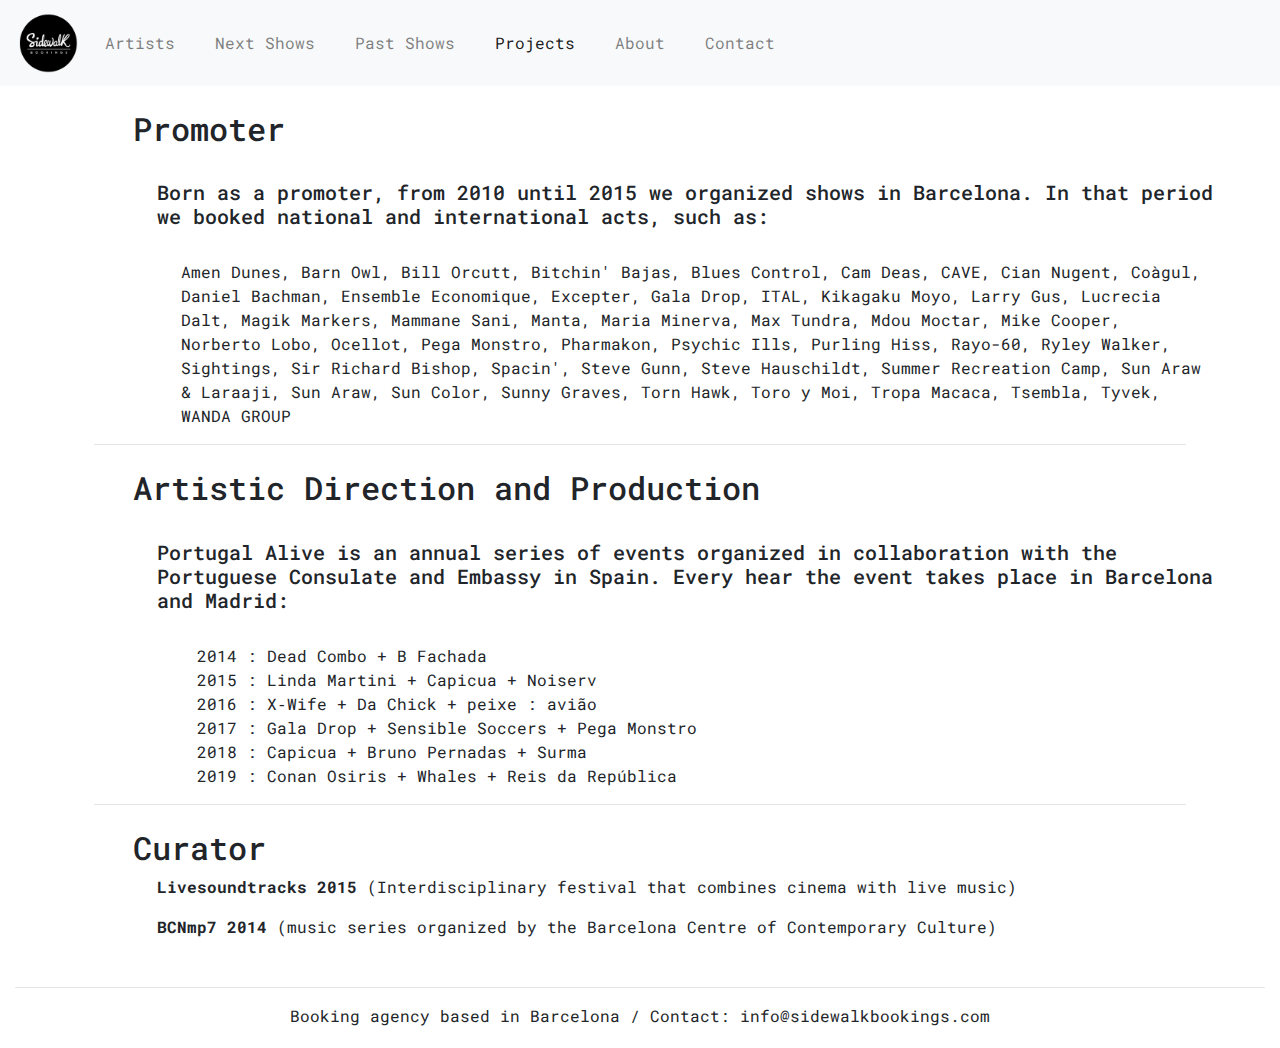
<file: projects.html>
<!DOCTYPE html>
<html lang="en" dir="ltr">
<head>
  <meta charset="utf-8">
  <link rel="stylesheet" href="https://stackpath.bootstrapcdn.com/bootstrap/4.4.1/css/bootstrap.min.css" integrity="sha384-Vkoo8x4CGsO3+Hhxv8T/Q5PaXtkKtu6ug5TOeNV6gBiFeWPGFN9MuhOf23Q9Ifjh" crossorigin="anonymous">
  <link href="https://fonts.googleapis.com/css2?family=Roboto+Mono:wght@300;400;500&display=swap" rel="stylesheet">
  <link rel="stylesheet" href="style.css">
  <script type="text/javascript" src="controller/script.js"></script>
  <script src="https://code.jquery.com/jquery-3.4.1.slim.min.js" integrity="sha384-J6qa4849blE2+poT4WnyKhv5vZF5SrPo0iEjwBvKU7imGFAV0wwj1yYfoRSJoZ+n" crossorigin="anonymous"></script>
  <script src="https://cdn.jsdelivr.net/npm/popper.js@1.16.0/dist/umd/popper.min.js" integrity="sha384-Q6E9RHvbIyZFJoft+2mJbHaEWldlvI9IOYy5n3zV9zzTtmI3UksdQRVvoxMfooAo" crossorigin="anonymous"></script>
  <script src="https://stackpath.bootstrapcdn.com/bootstrap/4.4.1/js/bootstrap.min.js" integrity="sha384-wfSDF2E50Y2D1uUdj0O3uMBJnjuUD4Ih7YwaYd1iqfktj0Uod8GCExl3Og8ifwB6" crossorigin="anonymous"></script>

  <title>Sidewalk Bookings - Projects</title>

</head>
<body id="p">
  <!-- beginning of the navbar -->
  <nav class="navbar navbar-expand-lg navbar-light bg-light fixed-top" style="z-index:5">
    <a class="navbar-brand" href="index.html">
      <img src="images/logo.png" width="auto" height="60px" alt="">
    </a>
    <button class="navbar-toggler" type="button" data-toggle="collapse" data-target="#navbarSidewalk" aria-controls="navbarsExample03" aria-expanded="false" aria-label="Toggle navigation">
      <span class="navbar-toggler-icon"></span>
    </button>
    <div class="collapse navbar-collapse mainNav" id="navbarSidewalk">
      <ul class="navbar-nav mr-auto mainNav">
        <li class="nav-item mr-4">
          <a class="nav-link" href="index.html">Artists<span class="sr-only">(current)</span></a>
        </li>
        <li class="nav-item mr-4">
          <a class="nav-link" href="currentShows.html">Next Shows</a>
        </li>
        <li class="nav-item mr-4">
          <a class="nav-link" href="pastShows.html">Past Shows</a>
        </li>
        <li class="nav-item mr-4 active">
          <a class="nav-link" href="projects.html">Projects</a>
        </li>
        <li class="nav-item mr-4">
          <a class="nav-link" href="about.html">About</a>
        </li>
        <li class="nav-item mr-4">
          <a class="nav-link" href="contact.html">Contact</a>
        </li>
      </ul>
    </div>
  </nav>
  <div class="container-fluid pastShows" style="max-width:90%">
    <div class="col-md-12 col-sm-12 mb-4" id="booking" style="margin-right:80px;">
      <div class="col-12 ml-3">
        <h2 class="projectTitle  ml-2">Promoter</h2>
      </div>
      <br>
      <div class="col-12 ml-5 projectDescription">
        <h5>Born as a promoter, from 2010 until 2015 we organized shows in Barcelona. In that period we booked national and international acts, such as:</h5>
        <br>
        <div class="ml-4 mr-3">
                  Amen Dunes, Barn Owl, Bill Orcutt, Bitchin' Bajas, Blues Control, Cam Deas, CAVE, Cian Nugent, Coàgul, Daniel Bachman, Ensemble Economique, Excepter, Gala Drop, ITAL, Kikagaku Moyo, Larry Gus, Lucrecia Dalt, Magik Markers, Mammane Sani, Manta, Maria Minerva, Max Tundra, Mdou Moctar, Mike Cooper, Norberto Lobo, Ocellot, Pega Monstro, Pharmakon, Psychic Ills, Purling Hiss, Rayo-60, Ryley Walker, Sightings, Sir Richard Bishop, Spacin', Steve Gunn, Steve Hauschildt, Summer Recreation Camp, Sun Araw & Laraaji, Sun Araw, Sun Color, Sunny Graves, Torn Hawk, Toro y Moi, Tropa Macaca, Tsembla, Tyvek, WANDA GROUP
        </div>
      </div>
      <hr>
    </div>
    <div class="col-md-12 col-sm-12  mb-4 mt-4" id="booking" style="margin-right:80px;">
      <div class="col-12 ml-3">
        <h2 class="projectTitle  ml-2">Artistic Direction and Production</h2>
      </div>
      <br>
      <div class="projectSecondary col-12 ml-5">
        <h5>Portugal Alive is an annual series of events organized in collaboration with the Portuguese Consulate and Embassy in Spain. Every hear the event takes place in Barcelona and Madrid:</h5>
        <br>
        <ul class="projectDescription">
          <li>2014 : Dead Combo + B Fachada</li>
          <li>2015 : Linda Martini + Capicua + Noiserv</li>
          <li>2016 : X‐Wife + Da Chick + peixe : avião</li>
          <li>2017 : Gala Drop + Sensible Soccers + Pega Monstro</li>
          <li>2018 : Capicua + Bruno Pernadas + Surma</li>
          <li>2019 : Conan Osiris + Whales + Reis da República</li>
        </ul>
      </div>
      <hr>
    </div>
    <div class="col-md-12 col-sm-12 mb-4 mt-4" style="margin-right:80px;">
      <div class="col-12 ml-3">
        <h2 class="projectTitle ml-2">Curator</h2>
      </div>
      <div class="col-12 ml-5 mb-5 projectDescription">
          <span><b>Livesoundtracks 2015</b> (Interdisciplinary festival that combines cinema with live music)</span>
<p></p>
          <span><b>BCNmp7 2014</b> (music series organized by the Barcelona Centre of Contemporary Culture)</span>
      </div>
    </div>
  </div>



  <footer>
    <div class="container-fluid">
      <hr>
      Booking agency based in Barcelona / Contact: <a href="mailto:info@sidewalkbookings.com">info@sidewalkbookings.com</a>
    </div>
  </footer>
</body>
</html>
</file>
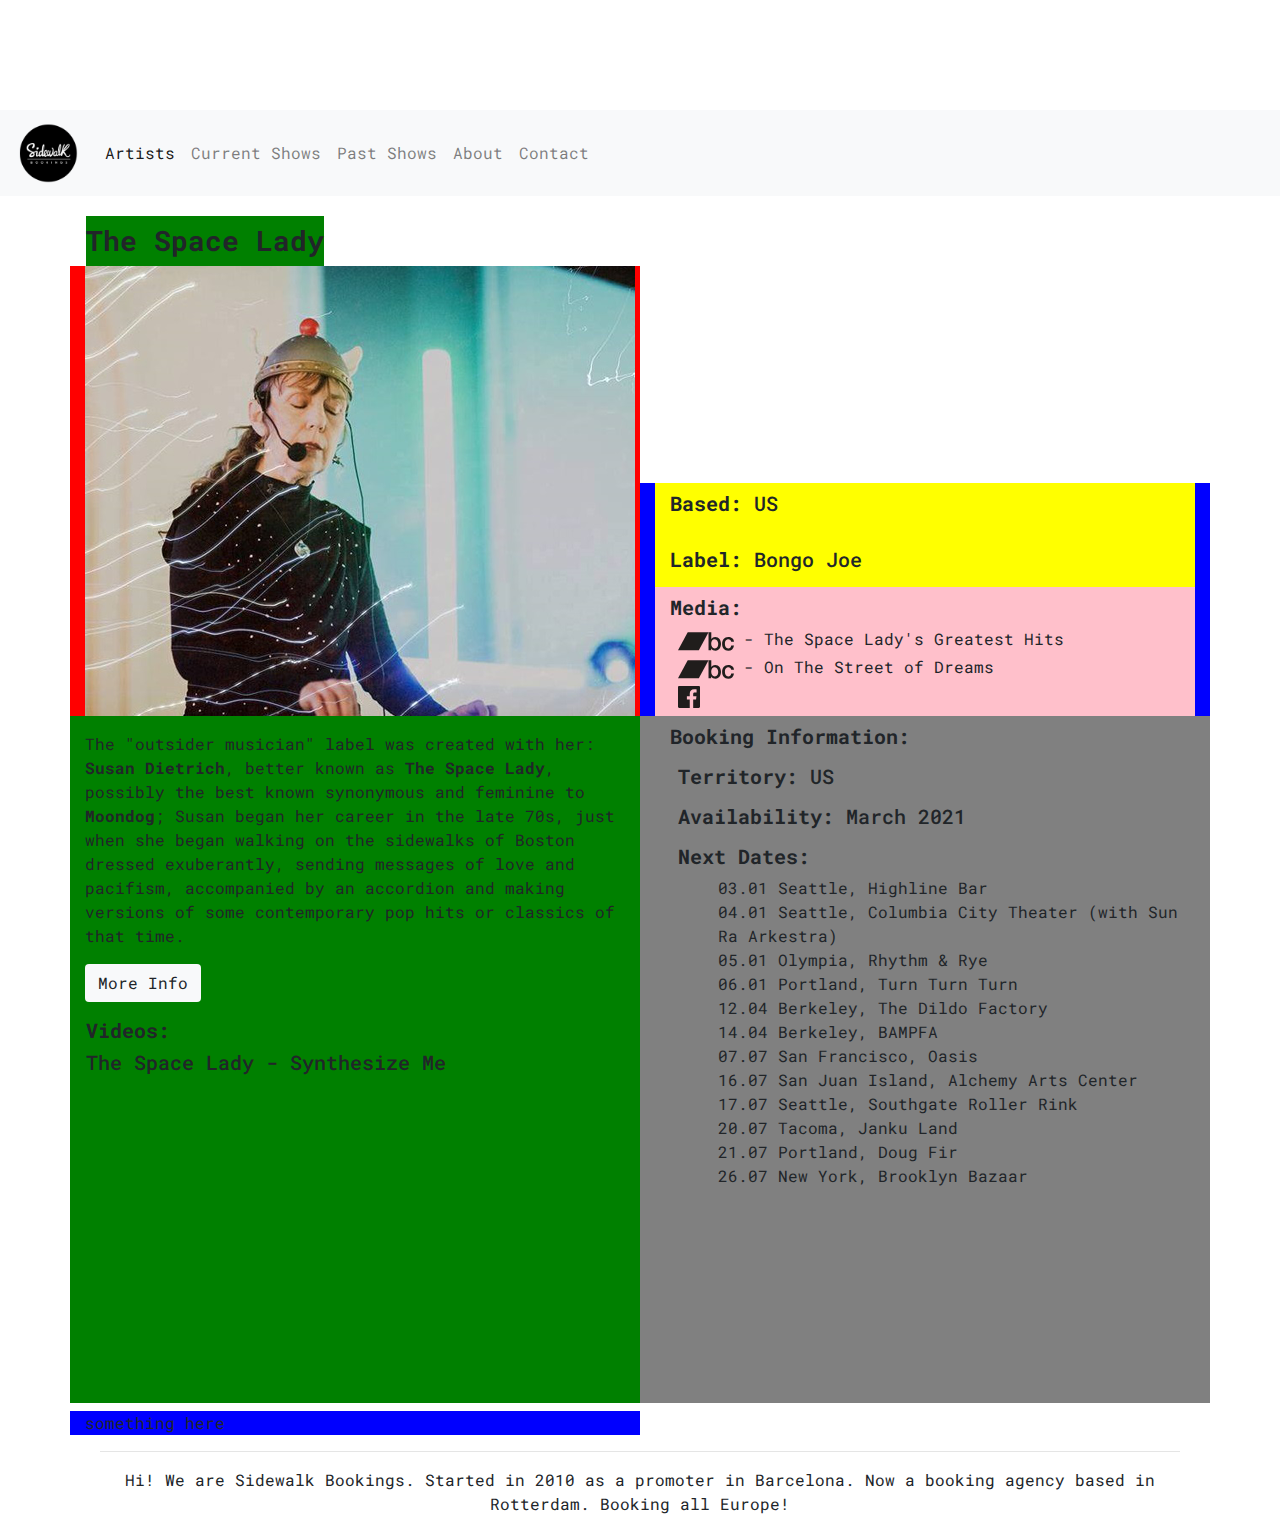
<file: theSpaceLady-colored-containers.html>
<!DOCTYPE html>
<html lang="en" dir="ltr">
  <head>
    <meta charset="utf-8">
    <link rel="shortcut icon" type="image/png" href="images/logo.png">
    <link rel="stylesheet" href="https://stackpath.bootstrapcdn.com/bootstrap/4.4.1/css/bootstrap.min.css" integrity="sha384-Vkoo8x4CGsO3+Hhxv8T/Q5PaXtkKtu6ug5TOeNV6gBiFeWPGFN9MuhOf23Q9Ifjh" crossorigin="anonymous">
    <link href="https://fonts.googleapis.com/css2?family=Roboto+Mono:wght@300;400;500&display=swap" rel="stylesheet">
    <link rel="stylesheet" href="style.css">
    <script type="text/javascript" src="controller/script.js"></script>
    <script src="https://code.jquery.com/jquery-3.4.1.slim.min.js" integrity="sha384-J6qa4849blE2+poT4WnyKhv5vZF5SrPo0iEjwBvKU7imGFAV0wwj1yYfoRSJoZ+n" crossorigin="anonymous"></script>
    <script src="https://cdn.jsdelivr.net/npm/popper.js@1.16.0/dist/umd/popper.min.js" integrity="sha384-Q6E9RHvbIyZFJoft+2mJbHaEWldlvI9IOYy5n3zV9zzTtmI3UksdQRVvoxMfooAo" crossorigin="anonymous"></script>
    <script src="https://stackpath.bootstrapcdn.com/bootstrap/4.4.1/js/bootstrap.min.js" integrity="sha384-wfSDF2E50Y2D1uUdj0O3uMBJnjuUD4Ih7YwaYd1iqfktj0Uod8GCExl3Og8ifwB6" crossorigin="anonymous"></script>

    <title>Sidewalk Bookings - The Space Lady</title>

  </head>
  <body>

<!-- beginning of the navbar -->

<nav class="navbar navbar-expand-lg sticky-top navbar-light bg-light">
  <a class="navbar-brand" href="index.html">
    <img src="images/logo.png" width="auto" height="60px" alt="">
  </a>
  <button class="navbar-toggler" type="button" data-toggle="collapse" data-target="#navbarSidewalk" aria-controls="navbarsExample03" aria-expanded="false" aria-label="Toggle navigation">
    <span class="navbar-toggler-icon"></span>
  </button>
  <div class="collapse navbar-collapse mainNav" id="navbarSidewalk">
    <ul class="navbar-nav mr-auto mainNav">
      <li class="nav-item active">
        <a class="nav-link" href="index.html">Artists<span class="sr-only">(current)</span></a>
      </li>
      <li class="nav-item">
        <a class="nav-link" href="currentShows.html">Current Shows</a>
      </li>
      <li class="nav-item">
        <a class="nav-link" href="pastShows.html">Past Shows</a>
      </li>
      <li class="nav-item">
        <a class="nav-link" href="about.html">About</a>
      </li>
      <li class="nav-item">
        <a class="nav-link" href="contact.html">Contact</a>
      </li>
    </ul>
  </div>
</nav>

<!-- end of navbar -->

<header>
<!-- new container -->
</header>
<!-- start of artist page -->
<div class="container-xl" >
  <div class="row">
    <div class="pt-2 ml-3" style="background-color:green;height:50px;">
<h3><b>The Space Lady</b></h3>
    </div>
  </div>
<div class="row">
  <div class="col-lg-6 d-flex" style="background-color:red;height:450px;">
    <img src="images/SPACE450px.png" alt="The Space Lady">
  </div>
  <div class="col-lg-6 align-self-end" style="background-color:blue;height:auto;">

    <div class="col-lg-12 pt-2 pb-2" style="background-color:yellow; height:auto;text-align:left;">
      <h5><b>Based:</b> US</h5>
      <br>
      <h5><b>Label:</b> <a href="https://www.bongojoe.ch/" target="_blank">Bongo Joe</a> </h5>
    </div>
    <div class="col-lg-12 pt-2 pb-2" style="background-color:pink; height:auto;text-align:left;">
      <h5><b>Media:</b></h5>
      <div class="">
        <div class="mt-1 pl-2" alt="bandcamp greatest hits">
        <a href="https://night-school.bandcamp.com/album/the-space-ladys-greatest-hits-2" target="_blank" >
          <svg xmlns:dc="http://purl.org/dc/elements/1.1/" xmlns:cc="http://creativecommons.org/ns#"xmlns:rdf="http://www.w3.org/1999/02/22-rdf-syntax-ns#"xmlns:svg="http://www.w3.org/2000/svg" xmlns="http://www.w3.org/2000/svg" viewBox="0 0 840.41333 275.17334"
          height="19"
          width="56" xml:space="preserve" id="svg2"version="1.1">
          <metadata id="metadata8"><rdf:RDF><cc:Work rdf:about=""><dc:format>image/svg+xml</dc:format><dc:type rdf:resource="http://purl.org/dc/dcmitype/StillImage" /></cc:Work></rdf:RDF></metadata><defs id="defs6"/><g
          transform="matrix(1.3333333,0,0,-1.3333333,0,275.17333)"
          id="g10"> <g transform="scale(0.1)" id="g12">
            <path id="path14"
            style="fill:#201d1c;fill-opacity:1;fill-rule:nonzero;stroke:none"
            d="m 4134.17,1289.93 c -262.99,0 -397.37,-207 -397.37,-518.821 0,-294.769 145.31,-516.019 397.37,-516.019 285.05,0 391.93,260.851 391.93,516.019 -0.2,266.421 -134.51,518.821 -392.01,518.821 m -698.72,773.89 h 312.39 v -748.37 h 5.53 c 84.96,141.71 263.06,229.62 422.03,229.62 446.64,0 663.2,-351.64 663.2,-779.75 C 4838.52,371.398 4646.72,0 4227.35,0 4035.53,0 3829.99,48.1016 3736.76,240.93 h -5.41 V 39.5508 H 3435.34 V 2063.78 l 0.03,0.04" /><path
            id="path16"
            style="fill:#201d1c;fill-opacity:1;fill-rule:nonzero;stroke:none"
            d="m 5990.69,1014.84 c -24.69,178.61 -150.72,275.06 -323.38,275.06 -161.76,0 -389.18,-87.93 -389.18,-533.029 0,-243.832 104.1,-501.871 375.47,-501.871 180.84,0 306.85,124.898 337.09,334.699 h 312.38 C 6245.49,209.809 6018.09,0 5653.6,0 c -443.99,0 -687.87,325.961 -687.87,756.871 0,442.229 232.95,788.109 698.83,788.109 328.84,0 608.45,-170.08 638.51,-530.14 h -311.89 -0.49" /><path
            id="path18"
            style="fill:#201d1c;fill-opacity:1;fill-rule:nonzero;stroke:none"
            d="M 2343.16,43.9688 H 0 L 1094.21,2063.82 H 3437.4 L 2343.16,43.9688" /></g></g></svg>
          </a><span> - <a href="https://night-school.bandcamp.com/album/the-space-ladys-greatest-hits-2" target="_blank">The Space Lady's Greatest Hits</a></span>
        </div>
        <div class="mt-1 pl-2" alt="bandcamp on the street of dreams">
        <a href="https://thespaceladymusic.bandcamp.com/album/on-the-street-of-dreams" target="_blank" >
          <svg xmlns:dc="http://purl.org/dc/elements/1.1/" xmlns:cc="http://creativecommons.org/ns#"xmlns:rdf="http://www.w3.org/1999/02/22-rdf-syntax-ns#"xmlns:svg="http://www.w3.org/2000/svg" xmlns="http://www.w3.org/2000/svg" viewBox="0 0 840.41333 275.17334"
          height="19"
          width="56" xml:space="preserve" id="svg2"version="1.1">
          <metadata id="metadata8"><rdf:RDF><cc:Work rdf:about=""><dc:format>image/svg+xml</dc:format><dc:type rdf:resource="http://purl.org/dc/dcmitype/StillImage" /></cc:Work></rdf:RDF></metadata><defs id="defs6"/><g
          transform="matrix(1.3333333,0,0,-1.3333333,0,275.17333)"
          id="g10"> <g transform="scale(0.1)" id="g12">
            <path id="path14"
            style="fill:#201d1c;fill-opacity:1;fill-rule:nonzero;stroke:none"
            d="m 4134.17,1289.93 c -262.99,0 -397.37,-207 -397.37,-518.821 0,-294.769 145.31,-516.019 397.37,-516.019 285.05,0 391.93,260.851 391.93,516.019 -0.2,266.421 -134.51,518.821 -392.01,518.821 m -698.72,773.89 h 312.39 v -748.37 h 5.53 c 84.96,141.71 263.06,229.62 422.03,229.62 446.64,0 663.2,-351.64 663.2,-779.75 C 4838.52,371.398 4646.72,0 4227.35,0 4035.53,0 3829.99,48.1016 3736.76,240.93 h -5.41 V 39.5508 H 3435.34 V 2063.78 l 0.03,0.04" /><path
            id="path16"
            style="fill:#201d1c;fill-opacity:1;fill-rule:nonzero;stroke:none"
            d="m 5990.69,1014.84 c -24.69,178.61 -150.72,275.06 -323.38,275.06 -161.76,0 -389.18,-87.93 -389.18,-533.029 0,-243.832 104.1,-501.871 375.47,-501.871 180.84,0 306.85,124.898 337.09,334.699 h 312.38 C 6245.49,209.809 6018.09,0 5653.6,0 c -443.99,0 -687.87,325.961 -687.87,756.871 0,442.229 232.95,788.109 698.83,788.109 328.84,0 608.45,-170.08 638.51,-530.14 h -311.89 -0.49" /><path
            id="path18"
            style="fill:#201d1c;fill-opacity:1;fill-rule:nonzero;stroke:none"
            d="M 2343.16,43.9688 H 0 L 1094.21,2063.82 H 3437.4 L 2343.16,43.9688" /></g></g></svg>
          </a><span> - <a href="https://thespaceladymusic.bandcamp.com/album/on-the-street-of-dreams" target="_blank">On The Street of Dreams</a></span>
        </div>
          <div class="mt-1 pl-2">
            <a href="https://www.facebook.com/sanfranciscobusker/" target="_blank">
            <svg xmlns="http://www.w3.org/2000/svg" width="22" height="22" viewBox="0 0 24 24"><path id="facebook" style="fill:#201d1c;fill-opacity:1;fill-rule:nonzero;stroke:none" d="M22.675 0h-21.35c-.732 0-1.325.593-1.325 1.325v21.351c0 .731.593 1.324 1.325 1.324h11.495v-9.294h-3.128v-3.622h3.128v-2.671c0-3.1 1.893-4.788 4.659-4.788 1.325 0 2.463.099 2.795.143v3.24l-1.918.001c-1.504 0-1.795.715-1.795 1.763v2.313h3.587l-.467 3.622h-3.12v9.293h6.116c.73 0 1.323-.593 1.323-1.325v-21.35c0-.732-.593-1.325-1.325-1.325z"/></svg>
            </a>
          </div>
        </div>
      </div>

  </div>
  <div class="col-lg-6 pt-3" id="contentSecondary" style="background-color:green;height:auto;">
    The "outsider musician" label was created with her: <b>Susan Dietrich</b>, better known as <b>The Space Lady</b>, possibly the best known synonymous and feminine to <b>Moondog</b>; Susan began her career in the late 70s, just when she began walking on the sidewalks of Boston dressed exuberantly, sending messages of love and pacifism, accompanied by an accordion and making versions of some contemporary pop hits or classics of that time.
 <p></p>
 <a class="btn bg-light mb-3"
       data-toggle="collapse"
       href="#moreInfo"
 >More Info</a>
 <div id="moreInfo" class="collapse mb-3">
   10 years later she moved to one of the cradles of America's idealistic without prejudice: San Francisco. There she purchased a Casio piano, some effects and a microphone with which she managed to raise to a new level the street musical proposal of the area, and give to her speech a unique personality. Her legend began taking some awareness in the past decade, when in 2000 Irwin Chusid included her in the compilation "Songs In The Key Of Z" dedicated to such extravagant and unknown figures like the Space Lady.
    <p></p>
   Earning a steadily growing cult following ever since, The Space Lady could show her music to the world. Since 2013, when <b>Night School</b> reissued the first official album of this particular artist "The Best Of The Space Lady", Susan has been playing all over Europe and the United States, and playing several festivals such as <b>Flow Festival</b>, <b>donaufestival</b> or <b>Le Guess Who</b>.
    <p></p>
   Last year The Space Lady released a new record - <i>On The Street Of Dreams</i> - via <b>Bongo Joe</b> and <b>Mississipi Records</b>.
 </div>
 <div class="row pl-3">
   <h5><b>Videos:</b></h5>
   <div class="">
     <h5>The Space Lady - Synthesize Me</h5>
     <div class="" style="float: left;">
       <iframe width="560" height="315" src="https://www.youtube-nocookie.com/embed/1leWu43A44E" frameborder="0" allow="accelerometer; autoplay; encrypted-media; gyroscope; picture-in-picture" allowfullscreen></iframe>
     </div>

   </div>
   </div>
  </div>
  <div class="col-lg-6 pt-2" id="contentSecondary" style="background-color:grey;height:auto; padding-left:30px;">
    <h5><b>Booking Information:</b></h5>
    <div class="pl-2 pt-2" alt="Territory">
      <h5><b>Territory:</b> US</h5>
    </div>
    <div class="pl-2 pt-2" alt="Availibility">
      <h5><b>Availability:</b> March 2021</h5>
    </div>
    <div class="pl-2 pt-2">
      <h5><b>Next Dates:</b></h5>
      <div class="" alt="Next Dates">
        <ul>
          <li>03.01 Seattle, Highline Bar</li>
          <li>04.01 Seattle, Columbia City Theater (with Sun Ra Arkestra)</li>
          <li>05.01 Olympia, Rhythm & Rye</li>
          <li>06.01 Portland, Turn Turn Turn</li>
          <li>12.04 Berkeley, The Dildo Factory</li>
          <li>14.04 Berkeley, BAMPFA</li>
          <li>07.07 San Francisco, Oasis</li>
          <li>16.07 San Juan Island, Alchemy Arts Center</li>
          <li>17.07 Seattle, Southgate Roller Rink</li>
          <li>20.07 Tacoma, Janku Land</li>
          <li>21.07 Portland, Doug Fir</li>
          <li>26.07 New York, Brooklyn Bazaar</li>
        </ul>
      </div>
    </div>
  </div>

</div>
<div class="row">
  <div class="col-lg-6 d-flex mt-2" style="background-color:blue;height:auto;">
something here

</div>
<!-- end of artist info container -->
</div>

<div class="container-fluid">
  <hr>
Hi! We are Sidewalk Bookings. Started in 2010 as a promoter in Barcelona. Now a booking agency based in Rotterdam. Booking all Europe!
</div>
<!-- main text here -->

<footer>
<!-- footer here -->
</footer>

  </body>
</html>
</file>
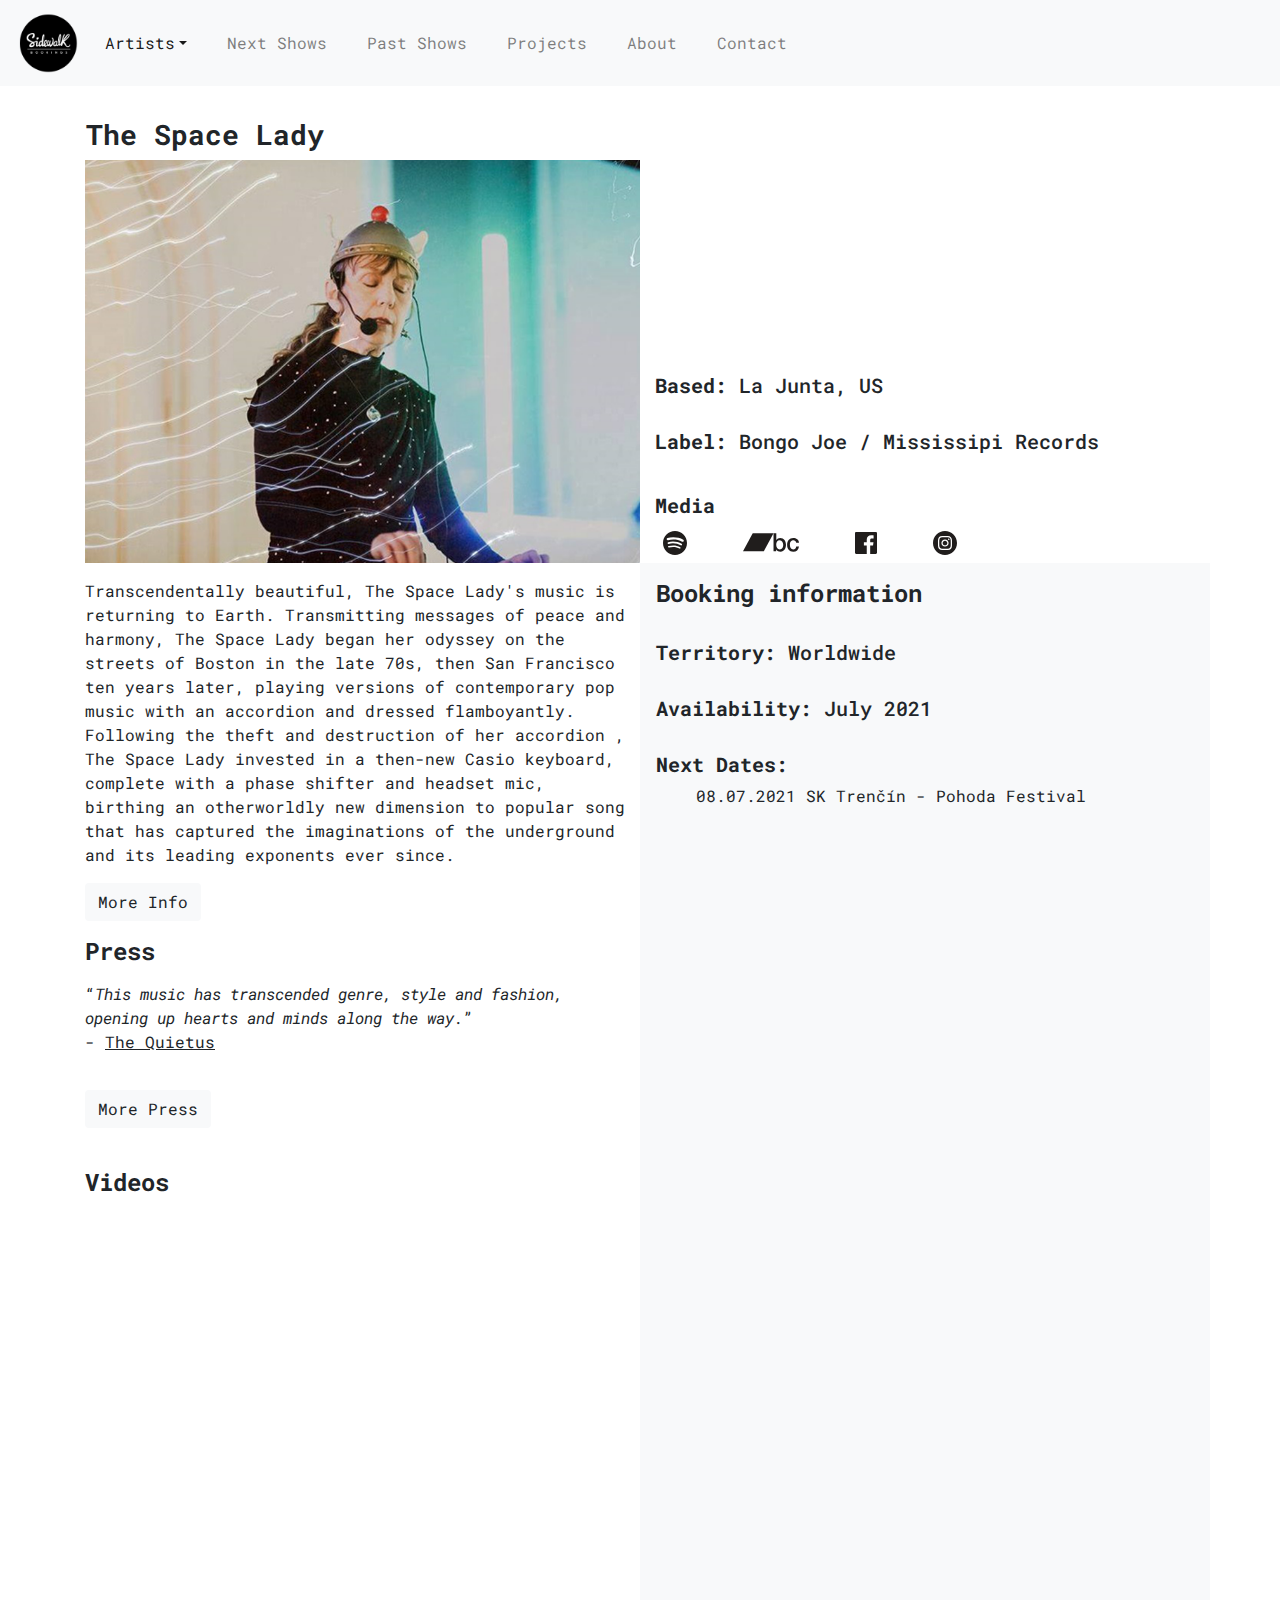
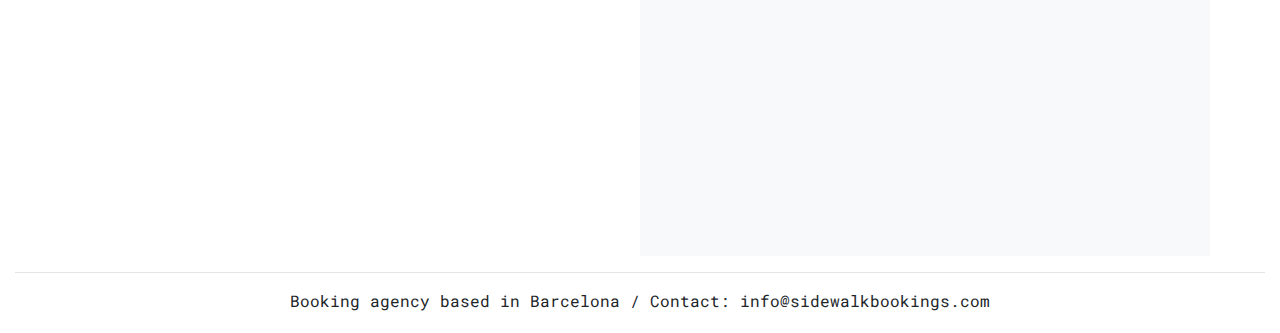
<file: theSpaceLady.html>
<!DOCTYPE html>
<html lang="en" dir="ltr">
<head>
  <meta charset="utf-8">
  <link rel="shortcut icon" type="image/png" href="images/sidewalk_logo_invert.png">
  <link rel="stylesheet" href="https://stackpath.bootstrapcdn.com/bootstrap/4.4.1/css/bootstrap.min.css" integrity="sha384-Vkoo8x4CGsO3+Hhxv8T/Q5PaXtkKtu6ug5TOeNV6gBiFeWPGFN9MuhOf23Q9Ifjh" crossorigin="anonymous">
  <link href="https://fonts.googleapis.com/css2?family=Roboto+Mono:wght@300;400;500&display=swap" rel="stylesheet">
  <link rel="stylesheet" href="style.css">
  <script type="text/javascript" src="controller/script.js"></script>
  <script src="https://code.jquery.com/jquery-3.4.1.slim.min.js" integrity="sha384-J6qa4849blE2+poT4WnyKhv5vZF5SrPo0iEjwBvKU7imGFAV0wwj1yYfoRSJoZ+n" crossorigin="anonymous"></script>
  <script src="https://cdn.jsdelivr.net/npm/popper.js@1.16.0/dist/umd/popper.min.js" integrity="sha384-Q6E9RHvbIyZFJoft+2mJbHaEWldlvI9IOYy5n3zV9zzTtmI3UksdQRVvoxMfooAo" crossorigin="anonymous"></script>
  <script src="https://stackpath.bootstrapcdn.com/bootstrap/4.4.1/js/bootstrap.min.js" integrity="sha384-wfSDF2E50Y2D1uUdj0O3uMBJnjuUD4Ih7YwaYd1iqfktj0Uod8GCExl3Og8ifwB6" crossorigin="anonymous"></script>

  <title>Sidewalk Bookings - The Space Lady</title>

</head>
<body>

  <!-- beginning of the navbar -->

  <nav class="navbar navbar-expand-lg fixed-top navbar-light bg-light">
    <a class="navbar-brand" href="index.html">
      <img src="images/logo.png" width="auto" height="60px" alt="">
    </a>
    <button class="navbar-toggler" type="button" data-toggle="collapse" data-target="#navbarSidewalk" aria-controls="navbarsExample03" aria-expanded="false" aria-label="Toggle navigation">
      <span class="navbar-toggler-icon"></span>
    </button>
    <div class="collapse navbar-collapse mainNav" id="navbarSidewalk">
      <ul class="navbar-nav mr-auto mainNav">
        <li class="nav-item mr-4 active">
          <a class="nav-link dropdown-toggle" href="#" id="navbarSidewalk" data-toggle="dropdown" aria-haspopup="true" aria-expanded="false">Artists</a>
          <div class="dropdown-menu" aria-labelledby="dropdown03">
            <a class="btn dropdown-item" href="etranDeLair.html">Etran de l'Air</a>
            <a class="btn dropdown-item" href="insolitoUniverso.html">Insólito Universo</a>
            <a class="btn dropdown-item" href="losSiquicosLitoraleños.html">Los Siquicos Litoraleños</a>
            <a class="btn dropdown-item" href="theSpaceLady.html">The Space Lady</a>
            <a class="btn dropdown-item" href="umberto.html">Umberto</a>
          </div>
        </li>
        <li class="nav-item mr-4">
          <a class="nav-link" href="currentShows.html">Next Shows</a>
        </li>
        <li class="nav-item mr-4">
          <a class="nav-link" href="pastShows.html">Past Shows</a>
        </li>
        <li class="nav-item mr-4">
          <a class="nav-link" href="projects.html">Projects</a>
        </li>
        <li class="nav-item mr-4">
          <a class="nav-link" href="about.html">About</a>
        </li>
        <li class="nav-item mr-4">
          <a class="nav-link" href="contact.html">Contact</a>
        </li>
      </ul>
    </div>
  </nav>

  <!-- end of navbar -->

  <header>

  </header>
  <!-- start of artist page -->
  <div class="container-xl" >
    <div class="row">
      <div class="pt-2 ml-3" style="background-color:;height:50px;">
        <h3><b>The Space Lady</b></h3>
      </div>
    </div>
    <div class="row">
      <div class="col-lg-6 d-flex" style="max-width: auto;">
        <img class="artistPage" src="images/SPACE1000px.png" alt="The Space Lady">
      </div>
      <div class="col-lg-6 align-self-end" style="background-color:;height:auto;">

        <div class="col-lg-12 pl-0 pt-2 pb-2 mb-2" style="background-color:; height:auto;text-align:left;">
          <h5><b>Based:</b> La Junta, US</h5>
          <br>
          <h5><b>Label:</b> <a href="https://www.bongojoe.ch/" target="_blank">Bongo Joe</a> / <a href="https://mississippirecords.net/">Mississipi Records</a> </h5>
        </div>
        <div class="col-lg-12 pl-0 pt-3 pb-2" style="background-color:; height:auto;text-align:left;">
          <h5><b>Media</b></h5>
          <div class="d-inline-flex">
            <div class="mt-1 mr-5 pl-2" alt="Spotify">
              <a href="https://open.spotify.com/artist/6KUKRy1D49ZxwfSFPcV7WF?si=WdhIqo8FSLyHBs5DSwAimg" target="_blank" >
                <svg width="24" height="24" viewBox="0 0 24 24" class="logoSpotify" xmlns="http://www.w3.org/2000/svg" fill-rule="evenodd" clip-rule="evenodd"><path style="fill:#201d1c;fill-opacity:1;fill-rule:nonzero;stroke:none" d="M19.098 10.638c-3.868-2.297-10.248-2.508-13.941-1.387-.593.18-1.22-.155-1.399-.748-.18-.593.154-1.22.748-1.4 4.239-1.287 11.285-1.038 15.738 1.605.533.317.708 1.005.392 1.538-.316.533-1.005.709-1.538.392zm-.126 3.403c-.272.44-.847.578-1.287.308-3.225-1.982-8.142-2.557-11.958-1.399-.494.15-1.017-.129-1.167-.623-.149-.495.13-1.016.624-1.167 4.358-1.322 9.776-.682 13.48 1.595.44.27.578.847.308 1.286zm-1.469 3.267c-.215.354-.676.465-1.028.249-2.818-1.722-6.365-2.111-10.542-1.157-.402.092-.803-.16-.895-.562-.092-.403.159-.804.562-.896 4.571-1.045 8.492-.595 11.655 1.338.353.215.464.676.248 1.028zm-5.503-17.308c-6.627 0-12 5.373-12 12 0 6.628 5.373 12 12 12 6.628 0 12-5.372 12-12 0-6.627-5.372-12-12-12z"/></svg>
              </a>
            </div>
            <div class="mt-1 mr-5 pl-2" alt="bandcamp greatest hits">
              <a href="https://night-school.bandcamp.com/album/the-space-ladys-greatest-hits-2" target="_blank" >
                <svg xmlns:dc="http://purl.org/dc/elements/1.1/" xmlns:cc="http://creativecommons.org/ns#"xmlns:rdf="http://www.w3.org/1999/02/22-rdf-syntax-ns#"xmlns:svg="http://www.w3.org/2000/svg" xmlns="http://www.w3.org/2000/svg" viewBox="0 0 840.41333 275.17334"
                height="19"
                width="56" class="logoBandcamp" xml:space="preserve" id="svg2"version="1.1">
                <metadata id="metadata8"><rdf:RDF><cc:Work rdf:about=""><dc:format>image/svg+xml</dc:format><dc:type rdf:resource="http://purl.org/dc/dcmitype/StillImage" /></cc:Work></rdf:RDF></metadata><defs id="defs6"/><g
                transform="matrix(1.3333333,0,0,-1.3333333,0,275.17333)"
                id="g10"> <g transform="scale(0.1)" id="g12">
                  <path id="path14"
                  style="fill:#201d1c;fill-opacity:1;fill-rule:nonzero;stroke:none"
                  d="m 4134.17,1289.93 c -262.99,0 -397.37,-207 -397.37,-518.821 0,-294.769 145.31,-516.019 397.37,-516.019 285.05,0 391.93,260.851 391.93,516.019 -0.2,266.421 -134.51,518.821 -392.01,518.821 m -698.72,773.89 h 312.39 v -748.37 h 5.53 c 84.96,141.71 263.06,229.62 422.03,229.62 446.64,0 663.2,-351.64 663.2,-779.75 C 4838.52,371.398 4646.72,0 4227.35,0 4035.53,0 3829.99,48.1016 3736.76,240.93 h -5.41 V 39.5508 H 3435.34 V 2063.78 l 0.03,0.04" /><path
                  id="path16"
                  style="fill:#201d1c;fill-opacity:1;fill-rule:nonzero;stroke:none"
                  d="m 5990.69,1014.84 c -24.69,178.61 -150.72,275.06 -323.38,275.06 -161.76,0 -389.18,-87.93 -389.18,-533.029 0,-243.832 104.1,-501.871 375.47,-501.871 180.84,0 306.85,124.898 337.09,334.699 h 312.38 C 6245.49,209.809 6018.09,0 5653.6,0 c -443.99,0 -687.87,325.961 -687.87,756.871 0,442.229 232.95,788.109 698.83,788.109 328.84,0 608.45,-170.08 638.51,-530.14 h -311.89 -0.49" /><path
                  id="path18"
                  style="fill:#201d1c;fill-opacity:1;fill-rule:nonzero;stroke:none"
                  d="M 2343.16,43.9688 H 0 L 1094.21,2063.82 H 3437.4 L 2343.16,43.9688" /></g></g></svg>
                </div>
                <div class="mt-1 mr-5 pl-2">
                  <a href="https://www.facebook.com/sanfranciscobusker/" target="_blank">
                    <svg xmlns="http://www.w3.org/2000/svg" width="22" height="22" class="logoFacebook" viewBox="0 0 24 24"><path id="facebook" style="fill:#201d1c;fill-opacity:1;fill-rule:nonzero;stroke:none" d="M22.675 0h-21.35c-.732 0-1.325.593-1.325 1.325v21.351c0 .731.593 1.324 1.325 1.324h11.495v-9.294h-3.128v-3.622h3.128v-2.671c0-3.1 1.893-4.788 4.659-4.788 1.325 0 2.463.099 2.795.143v3.24l-1.918.001c-1.504 0-1.795.715-1.795 1.763v2.313h3.587l-.467 3.622h-3.12v9.293h6.116c.73 0 1.323-.593 1.323-1.325v-21.35c0-.732-.593-1.325-1.325-1.325z"/></svg>
                  </a>
                </div>
                <div class="mt-1 mr-5 pl-2">
                  <a href="https://www.instagram.com/thespaceladyrelaunched/" target="_blank">
                    <svg xmlns="http://www.w3.org/2000/svg" width="24" height="24" class="logoFacebook" viewBox="0 0 24 24"><path style="fill:#201d1c;fill-opacity:1;fill-rule:nonzero;stroke:none" d="M14.829 6.302c-.738-.034-.96-.04-2.829-.04s-2.09.007-2.828.04c-1.899.087-2.783.986-2.87 2.87-.033.738-.041.959-.041 2.828s.008 2.09.041 2.829c.087 1.879.967 2.783 2.87 2.87.737.033.959.041 2.828.041 1.87 0 2.091-.007 2.829-.041 1.899-.086 2.782-.988
                      2.87-2.87.033-.738.04-.96.04-2.829s-.007-2.09-.04-2.828c-.088-1.883-.973-2.783-2.87-2.87zm-2.829 9.293c-1.985 0-3.595-1.609-3.595-3.595 0-1.985 1.61-3.594 3.595-3.594s3.595 1.609 3.595 3.594c0 1.985-1.61 3.595-3.595 3.595zm3.737-6.491c-.464 0-.84-.376-.84-.84 0-.464.376-.84.84-.84.464 0 .84.376.84.84 0 .463-.376.84-.84.84zm-1.404 2.896c0 1.289-1.045 2.333-2.333 2.333s-2.333-1.044-2.333-2.333c0-1.289 1.045-2.333 2.333-2.333s2.333 1.044 2.333
                      2.333zm-2.333-12c-6.627 0-12 5.373-12 12s5.373 12 12 12 12-5.373 12-12-5.373-12-12-12zm6.958 14.886c-.115 2.545-1.532 3.955-4.071 4.072-.747.034-.986.042-2.887.042s-2.139-.008-2.886-.042c-2.544-.117-3.955-1.529-4.072-4.072-.034-.746-.042-.985-.042-2.886 0-1.901.008-2.139.042-2.886.117-2.544 1.529-3.955 4.072-4.071.747-.035.985-.043 2.886-.043s2.14.008 2.887.043c2.545.117 3.957 1.532 4.071 4.071.034.747.042.985.042 2.886 0 1.901-.008 2.14-.042 2.886z"/></svg>
                    </a>
                  </div>
                </div>
              </div>
            </div>
            <div class="col-lg-6 pt-3" id="contentSecondary" style="background-color:;height:auto;">
              Transcendentally beautiful, The Space Lady's music is returning to Earth. Transmitting messages of peace and harmony, The Space Lady began her odyssey on the streets of Boston in the late 70s, then San Francisco ten years later, playing versions of contemporary pop music with an accordion and dressed flamboyantly. Following the theft and destruction of her accordion , The Space Lady invested in a then-new Casio keyboard, complete with a phase shifter and headset mic, birthing an otherworldly new dimension to popular song that has captured the imaginations of the underground and its leading exponents ever since.
              <p></p>
              <a class="btn btnmore bg-light mb-2"
              data-toggle="collapse"
              href="#moreInfo"
              >More Info</a>
              <div id="moreInfo" class="collapse mb-1">
                Call it “primitive futurism,” says Susan Dietrich Schneider about her work. Since the early 70s she was busy as a street musician by the name of The Space Lady for about three decades. In 2013 her only cassette was re-released as an album; only after that did she start playing her first concerts in clubs. Earning a steadily growing cult following ever since, The Space Lady was finally able to show her music to the world, touring all over Europe and the US in a regular basis. The Californian artist is almost 70 in the meanwhile, but her voice is still as clear as a bell. With a winged astronaut helmet on her head, she covers “Major Tom” by Peter Schilling and Steppenwolf’s “Born To Be Wild” and sings her own songs about the journey into space and the desire for enlightenment in the earthly world.
                <p></p>
                After having toured successfully all around the world with her "Greatest Hits" record she felt it was time to record new songs, and so did she. In 2018 Bongo Joe and Mississipi Records released "On The Street Of Dreams"
              </div>
              <div class="column mt-2">
                <div class="">
                  <h4><b>Press</b></h4>
                </div>
                <div class="pr-5 pt-2 pb-1">
                  <q cite="The Quietus"><i>This music has transcended genre, style and fashion, opening up hearts and minds along the way.</i></q><address class="">- <a target="_blank" href="https://thequietus.com/articles/13231-the-space-lady-major-tom-night-school"><u>The Quietus</u></a></address>
                </div>
                <p></p>
                <a class="btn btnmore bg-light mb-3"
                data-toggle="collapse"
                href="#morePress"
                >More Press</a>
                <div id="morePress" class="pt-2  collapse mb-3">
                <div class="pr-5 pb-3">
                  <q cite="The Guardian"><i>Bathed in echo and a warm blanket of hiss, Suzy Soundz' voice is utterly without guile on her Casio covers and Outsider Art explorations</i></q><address class="">- <a target="_blank" href="https://www.theguardian.com/music/2014/mar/26/the-101-strangest-records-on-spotify-the-space-lady-the-space-ladys-greatest-hits"><u>The Guardian</u></a></address>
                </div>
                <div class="pr-5 pt-3 pb-3">
                  <q cite="Dazed Digital"><i>Heart-warming, eccentric, and unselfconscious that attends to the fact that you don’t need ego and fancy gear to make great pop music.</i></q><address class="">- <a target="_blank" href="https://www.dazeddigital.com/music/article/17919/1/the-space-lady-greatest-hits"><u>Dazed Digital</u></a></address>
                </div>
                <div class="pr-5 pt-3 pb-3">
                  <q cite="NME"><i>101 albums to hear before you die.</i></q><address class="">- <a target="_blank" href="https://www.nme.com/list/101-albums-to-hear-before-you-die/338322/article/338765"><u>NME</u></a></address>
                </div>
              </div>
                  </div>
              <div class="column mt-4">
                <div class="">
                  <h4><b>Videos</b></h4>
                </div>
                <div class="">
                  <div class="pr-5 pt-3 pb-4">
                    <iframe class="video" src="https://www.youtube-nocookie.com/embed/1leWu43A44E" frameborder="0" allow="accelerometer; autoplay; encrypted-media; gyroscope; picture-in-picture" allowfullscreen></iframe>
                  </div>
                  <div class="">
                    <iframe class="video" src="https://www.youtube-nocookie.com/embed/AvyUYLRQfsQ" frameborder="0" allow="accelerometer; autoplay; encrypted-media; gyroscope; picture-in-picture" allowfullscreen></iframe>
                  </div>
                </div>
              </div>
            </div>
            <div class="col-lg-6 pt-3 pb-2 pl-3 bg-light" id="contentSecondary" style="background-color:;height:auto; padding-left:30px;">
              <h4><b>Booking information</b></h4>
              <div class="pt-4" alt="Territory">
                <h5><b>Territory:</b> Worldwide</h5>
              </div>
              <div class="pt-4" alt="Availibility">
                <h5><b>Availability:</b> July 2021</h5>
              </div>
              <div class="pt-4">
                <h5><b>Next Dates:</b></h5>
                <div class="" alt="Next Dates">
                  <ul>
                    <li>08.07.2021 SK Trenčín - Pohoda Festival</li>
                  </ul>
                </div>
              </div>
            </div>

          </div>
          <!-- <div class="row">
          <div class="col-lg-6 d-flex mt-2" style="background-color:;height:auto;">
          something here

        </div> -->
        <!-- end of artist info container -->
      </div>


      <!-- main text here -->

      <footer>
        <div class="container-fluid">
          <hr>
          Booking agency based in Barcelona / Contact: <a href="mailto:info@sidewalkbookings.com">info@sidewalkbookings.com</a>
        </div>
      </footer>

    </body>
    </html>
</file>
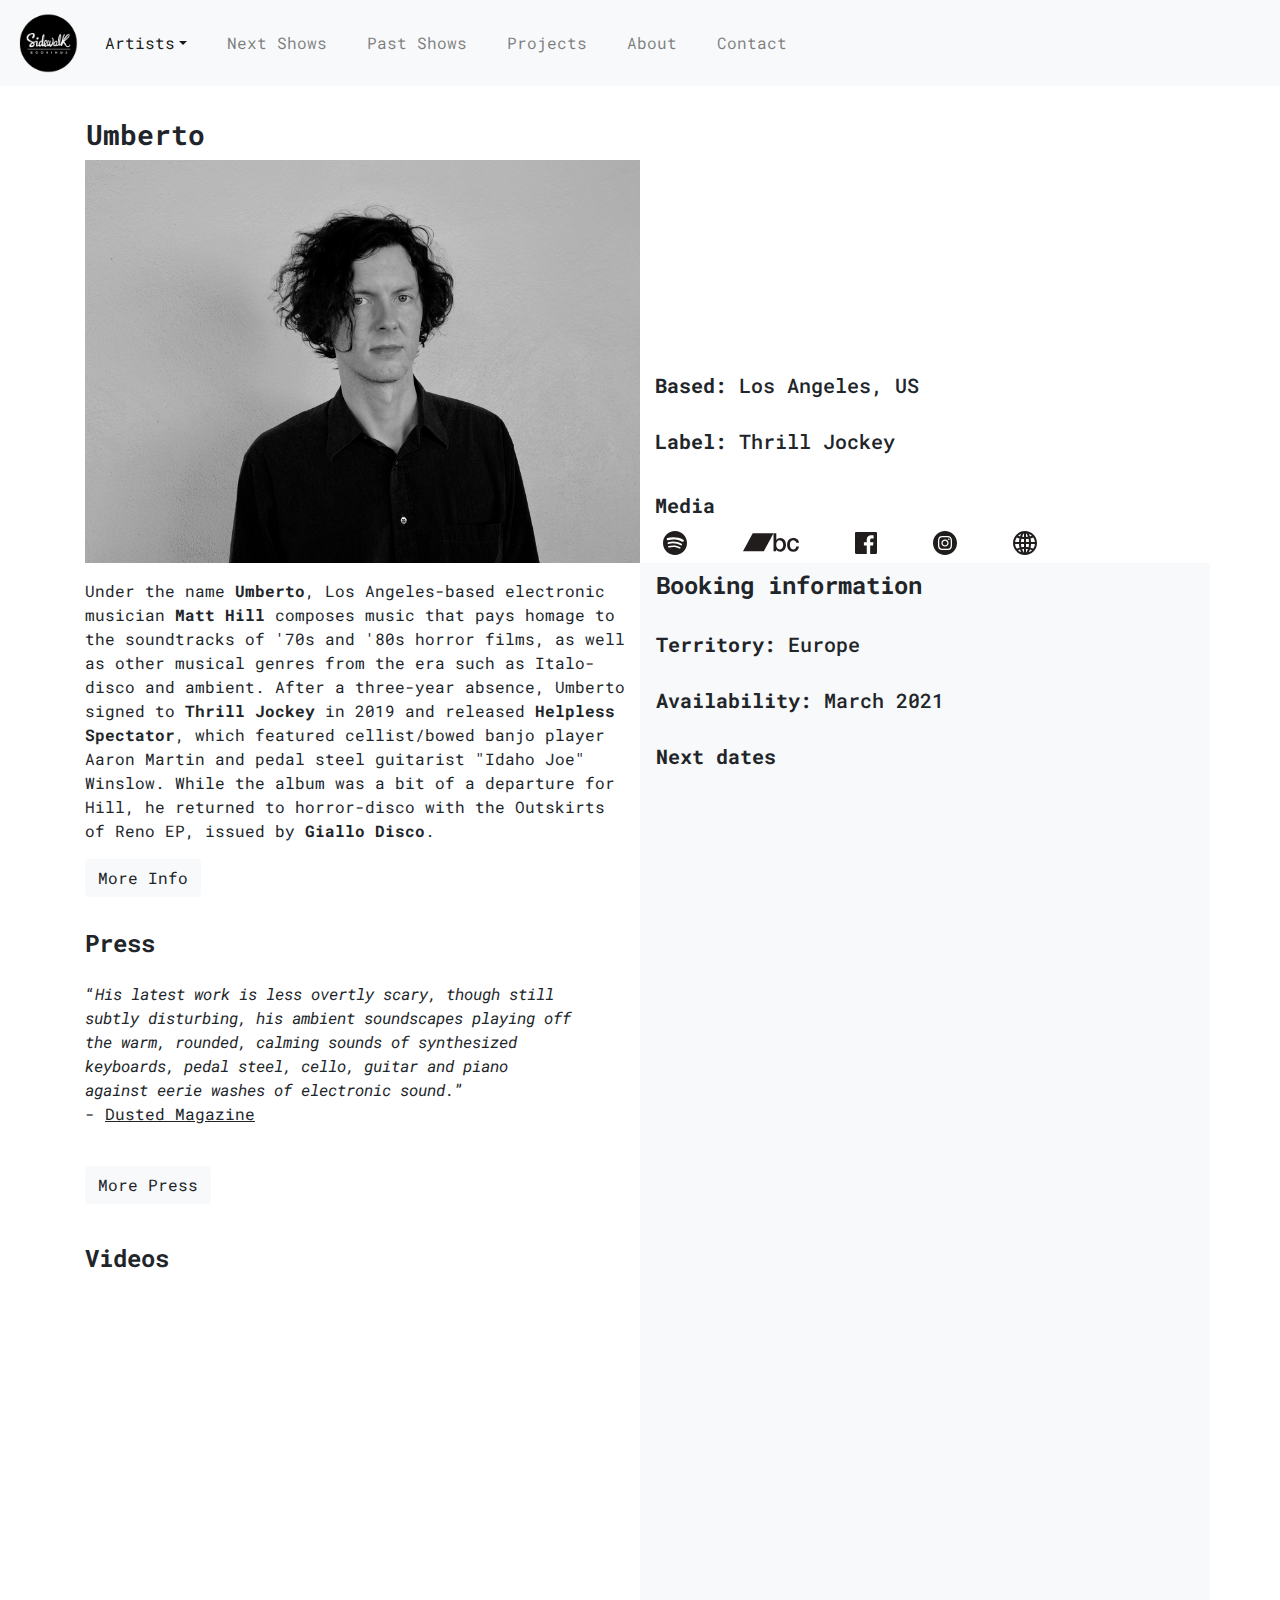
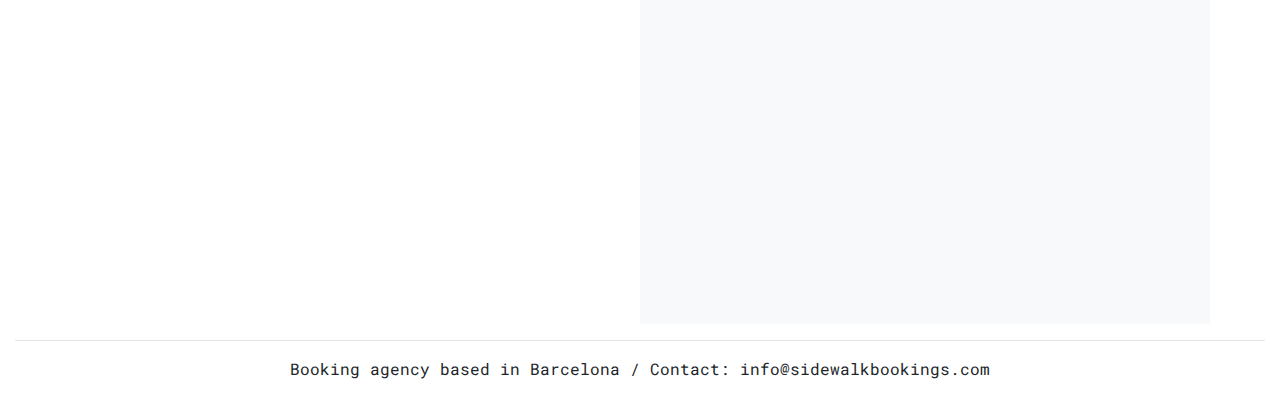
<file: umberto.html>
<!DOCTYPE html>
<html lang="en" dir="ltr">
<head>
  <meta charset="utf-8">
  <link rel="shortcut icon" type="image/png" href="images/sidewalk_logo_invert.png">
  <link rel="stylesheet" href="https://stackpath.bootstrapcdn.com/bootstrap/4.4.1/css/bootstrap.min.css" integrity="sha384-Vkoo8x4CGsO3+Hhxv8T/Q5PaXtkKtu6ug5TOeNV6gBiFeWPGFN9MuhOf23Q9Ifjh" crossorigin="anonymous">
  <link href="https://fonts.googleapis.com/css2?family=Roboto+Mono:wght@300;400;500&display=swap" rel="stylesheet">
  <link rel="stylesheet" href="style.css">
  <script type="text/javascript" src="controller/script.js"></script>
  <script src="https://code.jquery.com/jquery-3.4.1.slim.min.js" integrity="sha384-J6qa4849blE2+poT4WnyKhv5vZF5SrPo0iEjwBvKU7imGFAV0wwj1yYfoRSJoZ+n" crossorigin="anonymous"></script>
  <script src="https://cdn.jsdelivr.net/npm/popper.js@1.16.0/dist/umd/popper.min.js" integrity="sha384-Q6E9RHvbIyZFJoft+2mJbHaEWldlvI9IOYy5n3zV9zzTtmI3UksdQRVvoxMfooAo" crossorigin="anonymous"></script>
  <script src="https://stackpath.bootstrapcdn.com/bootstrap/4.4.1/js/bootstrap.min.js" integrity="sha384-wfSDF2E50Y2D1uUdj0O3uMBJnjuUD4Ih7YwaYd1iqfktj0Uod8GCExl3Og8ifwB6" crossorigin="anonymous"></script>

  <title>Sidewalk Bookings - Umberto</title>

</head>
<body>

  <!-- beginning of the navbar -->

  <nav class="navbar navbar-expand-lg fixed-top navbar-light bg-light">
    <a class="navbar-brand" href="index.html">
      <img src="images/logo.png" width="auto" height="60px" alt="">
    </a>
    <button class="navbar-toggler" type="button" data-toggle="collapse" data-target="#navbarSidewalk" aria-controls="navbarsExample03" aria-expanded="false" aria-label="Toggle navigation">
      <span class="navbar-toggler-icon"></span>
    </button>
    <div class="collapse navbar-collapse mainNav" id="navbarSidewalk">
      <ul class="navbar-nav mr-auto mainNav">
        <li class="nav-item mr-4 active">
          <a class="nav-link dropdown-toggle" href="#" id="navbarSidewalk" data-toggle="dropdown" aria-haspopup="true" aria-expanded="false">Artists</a>
          <div class="dropdown-menu" aria-labelledby="dropdown03">
            <a class="btn dropdown-item" href="etranDeLair.html">Etran de l'Air</a>
            <a class="btn dropdown-item" href="insolitoUniverso.html">Insólito Universo</a>
            <a class="btn dropdown-item" href="losSiquicosLitoraleños.html">Los Siquicos Litoraleños</a>
            <a class="btn dropdown-item" href="theSpaceLady.html">The Space Lady</a>
            <a class="btn dropdown-item" href="umberto.html">Umberto</a>
          </div>
        </li>
        <li class="nav-item mr-4">
          <a class="nav-link" href="currentShows.html">Next Shows</a>
        </li>
        <li class="nav-item mr-4">
          <a class="nav-link" href="pastShows.html">Past Shows</a>
        </li>
        <li class="nav-item mr-4">
          <a class="nav-link" href="projects.html">Projects</a>
        </li>
        <li class="nav-item mr-4">
          <a class="nav-link" href="about.html">About</a>
        </li>
        <li class="nav-item mr-4">
          <a class="nav-link" href="contact.html">Contact</a>
        </li>
      </ul>
    </div>
  </nav>

  <!-- end of navbar -->

  <header>
  </header>
  <!-- start of artist page -->
  <div class="container-xl" >
    <div class="row">
      <div class="pt-2 ml-3" style="background-color:;height:50px;">
        <h3><b>Umberto</b></h3>
      </div>
    </div>
    <div class="row">
      <div class="col-lg-6 d-flex" style="max-width: auto;">
        <img class="artistPage" src="images/umberto1000px.png" alt="Umberto">
      </div>
      <div class="col-lg-6 align-self-end" style="background-color:;height:auto;">

        <div class="col-lg-12 pl-0 pt-2 pb-2  mb-2" style="background-color:; height:auto;text-align:left;">
          <h5><b>Based:</b> Los Angeles, US</h5>
          <br>
          <h5><b>Label:</b> <a href="https://www.thrilljockey.com/" target="_blank">Thrill Jockey</a> </h5>
        </div>
        <div class="col-lg-12 pl-0 pt-3 pb-2" style="background-color:; height:auto;text-align:left;">
          <h5><b>Media</b></h5>
          <div class="d-inline-flex">
            <div class="mt-1 mr-5 pl-2" alt="Spotify">
              <a href="https://open.spotify.com/artist/6EbD6ajKKxyUqN33MvNWMg?si=whViCbVvQpqcm9KbqMAIpQ" target="_blank" >
                <svg width="24" height="24" viewBox="0 0 24 24" class="logoSpotify" classxmlns="http://www.w3.org/2000/svg" fill-rule="evenodd" clip-rule="evenodd"><path style="fill:#201d1c;fill-opacity:1;fill-rule:nonzero;stroke:none" d="M19.098 10.638c-3.868-2.297-10.248-2.508-13.941-1.387-.593.18-1.22-.155-1.399-.748-.18-.593.154-1.22.748-1.4 4.239-1.287 11.285-1.038 15.738 1.605.533.317.708 1.005.392 1.538-.316.533-1.005.709-1.538.392zm-.126 3.403c-.272.44-.847.578-1.287.308-3.225-1.982-8.142-2.557-11.958-1.399-.494.15-1.017-.129-1.167-.623-.149-.495.13-1.016.624-1.167 4.358-1.322 9.776-.682 13.48 1.595.44.27.578.847.308 1.286zm-1.469 3.267c-.215.354-.676.465-1.028.249-2.818-1.722-6.365-2.111-10.542-1.157-.402.092-.803-.16-.895-.562-.092-.403.159-.804.562-.896 4.571-1.045 8.492-.595 11.655 1.338.353.215.464.676.248 1.028zm-5.503-17.308c-6.627 0-12 5.373-12 12 0 6.628 5.373 12 12 12 6.628 0 12-5.372 12-12 0-6.627-5.372-12-12-12z"/></svg>
              </a>
            </div>
            <div class="mt-1 mr-5 pl-2" alt="bandcamp">
              <a href="https://umberto.bandcamp.com/" target="_blank" >
                <svg xmlns:dc="http://purl.org/dc/elements/1.1/" xmlns:cc="http://creativecommons.org/ns#"xmlns:rdf="http://www.w3.org/1999/02/22-rdf-syntax-ns#"xmlns:svg="http://www.w3.org/2000/svg" xmlns="http://www.w3.org/2000/svg" viewBox="0 0 840.41333 275.17334"
                height="19"
                width="56" class="logoBandcamp" xml:space="preserve" id="svg2"version="1.1">
                <metadata id="metadata8"><rdf:RDF><cc:Work rdf:about=""><dc:format>image/svg+xml</dc:format><dc:type rdf:resource="http://purl.org/dc/dcmitype/StillImage" /></cc:Work></rdf:RDF></metadata><defs id="defs6"/><g
                transform="matrix(1.3333333,0,0,-1.3333333,0,275.17333)"
                id="g10"> <g transform="scale(0.1)" id="g12">
                  <path id="path14"
                  style="fill:#201d1c;fill-opacity:1;fill-rule:nonzero;stroke:none"
                  d="m 4134.17,1289.93 c -262.99,0 -397.37,-207 -397.37,-518.821 0,-294.769 145.31,-516.019 397.37,-516.019 285.05,0 391.93,260.851 391.93,516.019 -0.2,266.421 -134.51,518.821 -392.01,518.821 m -698.72,773.89 h 312.39 v -748.37 h 5.53 c 84.96,141.71 263.06,229.62 422.03,229.62 446.64,0 663.2,-351.64 663.2,-779.75 C 4838.52,371.398 4646.72,0 4227.35,0 4035.53,0 3829.99,48.1016 3736.76,240.93 h -5.41 V 39.5508 H 3435.34 V 2063.78 l 0.03,0.04" /><path
                  id="path16"
                  style="fill:#201d1c;fill-opacity:1;fill-rule:nonzero;stroke:none"
                  d="m 5990.69,1014.84 c -24.69,178.61 -150.72,275.06 -323.38,275.06 -161.76,0 -389.18,-87.93 -389.18,-533.029 0,-243.832 104.1,-501.871 375.47,-501.871 180.84,0 306.85,124.898 337.09,334.699 h 312.38 C 6245.49,209.809 6018.09,0 5653.6,0 c -443.99,0 -687.87,325.961 -687.87,756.871 0,442.229 232.95,788.109 698.83,788.109 328.84,0 608.45,-170.08 638.51,-530.14 h -311.89 -0.49" /><path
                  id="path18"
                  style="fill:#201d1c;fill-opacity:1;fill-rule:nonzero;stroke:none"
                  d="M 2343.16,43.9688 H 0 L 1094.21,2063.82 H 3437.4 L 2343.16,43.9688" /></g></g></svg></a>
                </div>
                <div class="mt-1 mr-5 pl-2">
                  <a href="https://www.facebook.com/Umberto-371724973289/" target="_blank">
                    <svg xmlns="http://www.w3.org/2000/svg" width="22" height="22" class="logoFacebook" viewBox="0 0 24 24"><path id="facebook" style="fill:#201d1c;fill-opacity:1;fill-rule:nonzero;stroke:none" d="M22.675 0h-21.35c-.732 0-1.325.593-1.325 1.325v21.351c0 .731.593 1.324 1.325 1.324h11.495v-9.294h-3.128v-3.622h3.128v-2.671c0-3.1 1.893-4.788 4.659-4.788 1.325 0 2.463.099 2.795.143v3.24l-1.918.001c-1.504 0-1.795.715-1.795 1.763v2.313h3.587l-.467 3.622h-3.12v9.293h6.116c.73 0 1.323-.593 1.323-1.325v-21.35c0-.732-.593-1.325-1.325-1.325z"/></svg>
                  </a>
                </div>
                <div class="mt-1 mr-5 pl-2">
                  <a href="https://www.instagram.com/umberto_music/" target="_blank">
                    <svg xmlns="http://www.w3.org/2000/svg" width="24" height="24" class="logoFacebook" viewBox="0 0 24 24"><path style="fill:#201d1c;fill-opacity:1;fill-rule:nonzero;stroke:none" d="M14.829 6.302c-.738-.034-.96-.04-2.829-.04s-2.09.007-2.828.04c-1.899.087-2.783.986-2.87 2.87-.033.738-.041.959-.041 2.828s.008 2.09.041 2.829c.087 1.879.967 2.783 2.87 2.87.737.033.959.041 2.828.041 1.87 0 2.091-.007 2.829-.041 1.899-.086 2.782-.988
                      2.87-2.87.033-.738.04-.96.04-2.829s-.007-2.09-.04-2.828c-.088-1.883-.973-2.783-2.87-2.87zm-2.829 9.293c-1.985 0-3.595-1.609-3.595-3.595 0-1.985 1.61-3.594 3.595-3.594s3.595 1.609 3.595 3.594c0 1.985-1.61 3.595-3.595 3.595zm3.737-6.491c-.464 0-.84-.376-.84-.84 0-.464.376-.84.84-.84.464 0 .84.376.84.84 0 .463-.376.84-.84.84zm-1.404 2.896c0 1.289-1.045 2.333-2.333 2.333s-2.333-1.044-2.333-2.333c0-1.289 1.045-2.333 2.333-2.333s2.333 1.044 2.333
                      2.333zm-2.333-12c-6.627 0-12 5.373-12 12s5.373 12 12 12 12-5.373 12-12-5.373-12-12-12zm6.958 14.886c-.115 2.545-1.532 3.955-4.071 4.072-.747.034-.986.042-2.887.042s-2.139-.008-2.886-.042c-2.544-.117-3.955-1.529-4.072-4.072-.034-.746-.042-.985-.042-2.886 0-1.901.008-2.139.042-2.886.117-2.544 1.529-3.955 4.072-4.071.747-.035.985-.043 2.886-.043s2.14.008 2.887.043c2.545.117 3.957 1.532 4.071 4.071.034.747.042.985.042 2.886 0 1.901-.008 2.14-.042 2.886z"/></svg>
                    </a>
                  </div>
                  <div class="mt-1 mr-5 pl-2">
                    <a href="https://www.matthewhillmusic.com/" target="_blank">
                      <svg xmlns="http://www.w3.org/2000/svg" width="24" height="24" class="logoFacebook" viewBox="0 0 24 24"><path style="fill:#201d1c;fill-opacity:1;fill-rule:nonzero;stroke:none" d="M12 0c-6.627 0-12 5.373-12 12s5.373 12 12 12 12-5.373 12-12-5.373-12-12-12zm1 16.057v-3.057h2.994c-.059 1.143-.212 2.24-.456 3.279-.823-.12-1.674-.188-2.538-.222zm1.957 2.162c-.499 1.33-1.159 2.497-1.957 3.456v-3.62c.666.028 1.319.081 1.957.164zm-1.957-7.219v-3.015c.868-.034 1.721-.103 2.548-.224.238 1.027.389 2.111.446 3.239h-2.994zm0-5.014v-3.661c.806.969 1.471 2.15 1.971 3.496-.642.084-1.3.137-1.971.165zm2.703-3.267c1.237.496 2.354 1.228 3.29 2.146-.642.234-1.311.442-2.019.607-.344-.992-.775-1.91-1.271-2.753zm-7.241
                        13.56c-.244-1.039-.398-2.136-.456-3.279h2.994v3.057c-.865.034-1.714.102-2.538.222zm2.538 1.776v3.62c-.798-.959-1.458-2.126-1.957-3.456.638-.083 1.291-.136
                        1.957-.164zm-2.994-7.055c.057-1.128.207-2.212.446-3.239.827.121 1.68.19 2.548.224v3.015h-2.994zm1.024-5.179c.5-1.346 1.165-2.527
                        1.97-3.496v3.661c-.671-.028-1.329-.081-1.97-.165zm-2.005-.35c-.708-.165-1.377-.373-2.018-.607.937-.918 2.053-1.65 3.29-2.146-.496.844-.927 1.762-1.272 2.753zm-.549 1.918c-.264 1.151-.434 2.36-.492 3.611h-3.933c.165-1.658.739-3.197 1.617-4.518.88.361 1.816.67 2.808.907zm.009 9.262c-.988.236-1.92.542-2.797.9-.89-1.328-1.471-2.879-1.637-4.551h3.934c.058 1.265.231 2.488.5 3.651zm.553 1.917c.342.976.768 1.881 1.257 2.712-1.223-.49-2.326-1.211-3.256-2.115.636-.229 1.299-.435 1.999-.597zm9.924 0c.7.163 1.362.367 1.999.597-.931.903-2.034 1.625-3.257 2.116.489-.832.915-1.737 1.258-2.713zm.553-1.917c.27-1.163.442-2.386.501-3.651h3.934c-.167 1.672-.748 3.223-1.638 4.551-.877-.358-1.81-.664-2.797-.9zm.501-5.651c-.058-1.251-.229-2.46-.492-3.611.992-.237 1.929-.546 2.809-.907.877 1.321 1.451 2.86 1.616 4.518h-3.933z"/>
                      </svg>
                    </a>
                  </div>
                </div>
              </div>

            </div>
            <div class="col-lg-6 pt-3" id="contentSecondary" style="background-color:;height:auto;">
              Under the name <b>Umberto</b>, Los Angeles-based electronic musician <b>Matt Hill</b> composes music that pays homage to the soundtracks of '70s and '80s horror films, as well as other musical genres from the era such as Italo-disco and ambient. After a three-year absence, Umberto signed to <b>Thrill Jockey</b> in 2019 and released <b><a href="https://www.thrilljockey.com/products/helpless-spectator">Helpless Spectator</a></b>, which featured cellist/bowed banjo player Aaron Martin and pedal steel guitarist "Idaho Joe" Winslow. While the album was a bit of a departure for Hill, he returned to horror-disco with the Outskirts of Reno EP, issued by <b>Giallo Disco</b>.
              <p></p>
              <a class="btn btnmore bg-light mb-3"
              data-toggle="collapse"
              href="#moreInfo"
              >More Info</a>
              <div id="moreInfo" class="collapse mb-1">
                Umberto is an artist whose work is distinctly cinematic. Composer Matt Hill’s performances and delicate compositions taken together have the cumulative ability to surprise. Hill, whose Umberto moniker is an homage to director Umberto Lenzi, is an experienced and active film composer, most recently scoring the film All That We Destroy. In addition to film and commercial work, Umberto has released a number of lauded solo recordings. Hill’s compositions stand apart as beautiful as they are impenetrable, with pulsing synths that hint at 80s slasher films while pensive string passages evoke emotions without being sentimental. On Umberto’s Thrill Jockey debut <b><a href="https://www.thrilljockey.com/products/helpless-spectator">Helpless Spectator</a></b>, his haunting music is otherworldly and affecting alike, leaving the listener with an unsettling and profound air of mystery.
                <p></p>
              </div>
              <div class="column mt-3">
                <div class="">
                  <h4><b>Press</b></h4>
                </div>
                <div class="pr-5 pt-3 pb-2">
                  <q cite="Dusted Magazine"><i>His latest work is less overtly scary, though still subtly disturbing, his ambient soundscapes playing off the warm, rounded, calming sounds of synthesized keyboards, pedal steel, cello, guitar and piano against eerie washes of electronic sound.</i></q><address class="">- <a target="_blank" href="https://dustedmagazine.tumblr.com/post/186543417662/umberto-helpless-spectator-thrill-jockey"><u>Dusted Magazine</u></a></address>
                </div>
                <p></p>
                <a class="btn btnmore bg-light mb-3"
                data-toggle="collapse"
                href="#morePress"
                >More Press</a>
                <div id="morePress" class="pt-2  collapse mb-3">
                <div class="pr-5 pb-3">
                  <q cite="FACT"><i>His music is anything but: a flamboyant, bloodthirsty pastiche and often bold extrapolation of vintage horror soundtrack music.</i></q><address class="">- <a target="_blank" href="https://www.factmag.com/2012/09/21/horror-soundtrack-fantasist-umberto-readies-new-lps-for-not-not-fun-and-mogwais-rock-action/"><u>FACT</u></a></address>
                </div>
                <div class="pr-5 pt-3 pb-3">
                  <q cite="The Fader"><i>Matt Hill has bounced everywhere from chromatic horror scores to Miami Vice-style soundtracks, merging his synth expertise with a particular flair for the theatrical.</i></q><address class="">- <a target="_blank" href="http://www.thefader.com/2012/09/13/stream-umberto-the-investigation/"><u>The Fader</u></a></address>
                </div>
                <div class="pr-5 pt-3 pb-3">
                  <q cite="Consequence of Sound"><i>Horror and dark electronics fanatics alike will put this one on repeat for days, but its very powerful specificity will likely cut out a swath of listeners not interested in either ravenously dedicated sub-genre.</i></q><address class="">- <a target="_blank" href="https://consequenceofsound.net/2012/11/album-review-umberto-night-has-a-thousand-screams/"><u>Consequence of Sound</u></a></address>
                </div>
              </div>
                  </div>
              <div class="column mt-4">
                <div class="">
                  <h4><b>Videos</b></h4>
                </div>
                <div class="">
                  <div class="pr-5 pt-3">
                    <iframe class="video" src="https://www.youtube-nocookie.com/embed/NW-yS4_i914" frameborder="0" allow="accelerometer; autoplay; encrypted-media; gyroscope; picture-in-picture" allowfullscreen></iframe></div>
                    <div class="pr-5 pt-3">
                      <iframe class="video" src="https://www.youtube-nocookie.com/embed/hE0vYS5cM4A" frameborder="0" allow="accelerometer; autoplay; encrypted-media; gyroscope; picture-in-picture" allowfullscreen></iframe></div>
                    </div>
                  </div>
                </div>
                <div class="col-lg-6 pt-2 pb-2 pl-3 bg-light" id="contentSecondary" style="background-color:;height:auto; padding-left:30px;">
                  <h4><b>Booking information</b></h4>
                  <div class="pt-4" alt="Territory">
                    <h5><b>Territory:</b> Europe</h5>
                  </div>
                  <div class="pt-4" alt="Availibility">
                    <h5><b>Availability:</b> March 2021</h5>
                  </div>
                  <div class="pt-4">
                    <h5><b>Next dates</b></h5>
                    <div class="" alt="Next Dates">
                      <ul>
                        <li></li>
                      </ul>
                    </div>
                  </div>
                </div>

              </div>
              <!-- <div class="row">
              <div class="col-lg-6 d-flex mt-2" style="background-color:;height:auto;">
              something here

            </div> -->
            <!-- end of artist info container -->
          </div>


          <!-- main text here -->

          <footer>
            <div class="container-fluid">
              <hr>
              Booking agency based in Barcelona / Contact: <a href="mailto:info@sidewalkbookings.com">info@sidewalkbookings.com</a>
            </div>
          </footer>

        </body>
        </html>
</file>
<file: style.css>
html, body{
font-family: 'Roboto Mono', monospace;
text-align:center;
padding-top: 55px;
font-size: 1rem;
scroll-behavior: smooth;
}
@media (max-width: 979px) {
  body {
    padding-top: 0px;
  }
}

@media (max-width: 990px) {
  html, body, h5, h4, h2{
    font-size: 1.5rem;
  }
span{
  font-size: 1.3rem;
}
  h3, h4{
    font-size:1.85rem;
  }
  .artistPage{
    max-width:950px;
    max-height: none;
}

#myBtn{
  font-size: 1.5rem;
}

#contentSecondary{
  background-color: #f8f9fa;
}

.logoBandcamp{
  height: 59px !important;
  width: 159px !important;
}

.logoSpotify{
  height: 59px !important;
  width: 59px !important;
}

.logoFacebook{
  height: 59px !important;
  width: 59px !important;
}

.btnmore{
  background:lightgrey !important;
}

.btn{
  font-size: 1.5rem;
}
  .row{
    padding-bottom: 20px;
  }

.video{
  width: 100%    !important;
  height: 550px   !important;
}
.pastShows{
  padding-top:10px;
}

.projectTitle{
  font-size: 1.85rem;
}

.projectDescription{
  font-size: 1.2rem;
}

.yearlist{
  font-size: 1.3rem !important;
  padding-top: 5px;
  padding-bottom: 0px;

}

  footer{
    font-size: 1.2rem;
    }
  }
}

 @media(min-width:991px){
   .artistPage{
     width:498px;
 }
 .video{
   width: 48vw;    !important;
   height: 27vw;   !important;
 }

}

@media(min-width:1140px){
  .video{
    width: 550px;    !important;
    height: 300px;   !important;
  }
 }

 @media(min-width:1129px){
   .artistPage{
     width:555px;
 }}

body#pastShows{
padding-top: 80px;
}

ul{
  list-style: none;
}

.footerNext{
  position: absolute;
  bottom: 0px;
  width: 100%;
  height: 4.5rem;
  }


.carousel-inner{
  justify-content: center;
}

.years{
  margin-top:80px;
}

#myBtn {
  font-family: 'Roboto Mono', monospace;
  display: none; /* Hidden by default */
  position: fixed; /* Fixed/sticky position */
  bottom: 20px; /* Place the button at the bottom of the page */
  right: 30px; /* Place the button 30px from the right */
  z-index: 99; /* Make sure it does not overlap */
  border: none; /* Remove borders */
  outline: none; /* Remove outline */
  background-color: #f8f9fa; /* Set a background color */
  color: black; /* Text color */
  cursor: pointer; /* Add a mouse pointer on hover */
  padding: 15px; /* Some padding */
  border-radius: 10px; /* Rounded corners */
  font-size: 18px; /* Increase font size */
}

#myBtn:hover {
  background-color: #555; /* Add a dark-grey background on hover */
}

.imageMain{
  width: auto;
height: auto;
position: relative;
margin: 20px;
vertical-align: middle;
}

.artistName{
  background-color: red;
        width: 100%;
        height: 100%;
        position: absolute;
        top: 0%;
        left: 0%;
        opacity: 1;  /* for demo purpose  */
        font-weight: bold;
        vertical-align: middle;
        display:none;
}

.artistName:hover{
  display:flex;
}

a{
  color:inherit;
}
a:hover{
  text-decoration:none;
  color:orange;
  transition: 0.5s;
}

body {
  padding-bottom: 20px;
}

.navbar {
  margin-bottom: 20px;
}

.mainNav{
  color: black;
}

.carousel-item{
    /* width: 100%; */
    height: 100%;
    max-height: 400px;
}
.navbar{
  text-align: left;
}

.artist{
  width:100%;
}

.pastShows{
  text-align: left;
}

.artist:hover{
-webkit-transform: scale(1.04, 1.04);
-moz-transform: scale(1.04, 1.04);
transform: scale(1.04, 1.04);
transition: 0.5s;
};

#path14:hover{
  fill:orange;
  transition: 0.5s;
}

path#facebook:hover{
  fill:#ff0000;
}

div#contentMain{
  width:840px;
	float: left;
	/* margin-right:30px; */
  background-color:;
}

div#contentSecondary{
  float:left;
  background-color:;
  text-align:left;
}
</file>
